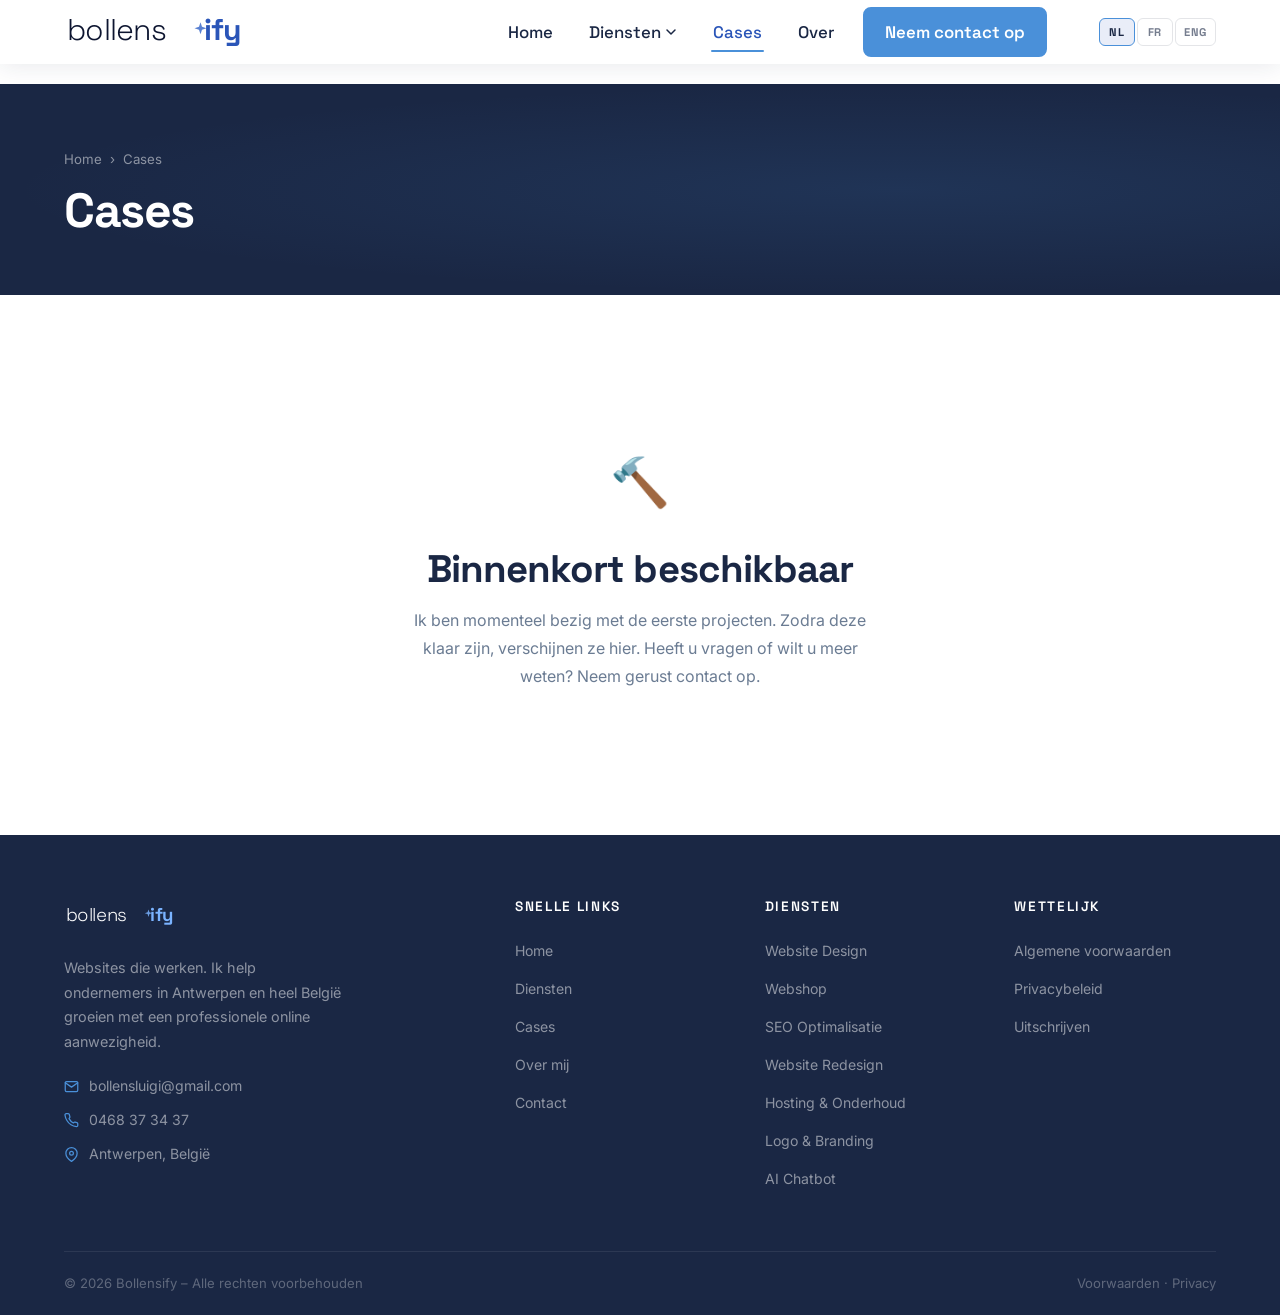
<file: cases.html>
<!DOCTYPE html>
<html lang="nl">
<head>
  <meta charset="UTF-8">
  <meta name="viewport" content="width=device-width, initial-scale=1.0">
  <title>Cases – Bollensify Webdesign | Antwerpen</title>
  <meta name="description" content="Cases van Bollensify. Binnenkort beschikbaar.">
  <link rel="icon" href="data:image/svg+xml,%3Csvg xmlns='http://www.w3.org/2000/svg' viewBox='0 0 32 32'%3E%3Crect width='32' height='32' rx='7' fill='%231a2744'/%3E%3Cpath d='M16 4 L18.8 13.2 L28 16 L18.8 18.8 L16 28 L13.2 18.8 L4 16 L13.2 13.2 Z' fill='%234a90d9'/%3E%3C/svg%3E">
  <link rel="preconnect" href="https://fonts.googleapis.com">
  <link rel="preconnect" href="https://fonts.gstatic.com" crossorigin>
  <link href="https://fonts.googleapis.com/css2?family=Space+Grotesk:wght@300;400;500;600;700&family=Inter:wght@300;400;500;600&family=Lora:ital,wght@0,500;0,600;0,700;1,500&display=swap" rel="stylesheet">
  <link rel="stylesheet" href="style.css">
  <style>
    .portfolio-coming { min-height: 60vh; display: flex; align-items: center; justify-content: center; text-align: center; padding: 80px 24px; }
    .portfolio-coming-box { max-width: 480px; }
    .portfolio-coming-icon { font-size: 3rem; margin-bottom: 24px; display: block; }
    .portfolio-coming-box h2 { margin-bottom: 14px; }
    .portfolio-coming-box p { color: var(--text-muted); font-size: 1rem; line-height: 1.75; margin-bottom: 0; }
  </style>
</head>
<body>

<nav class="nav nav-scrolled" role="navigation">
  <div class="container">
    <div class="nav-inner">
      <a href="index.html" class="nav-logo" aria-label="Bollensify – Home">
        <svg class="logo-white" width="210" height="54" viewBox="0 0 280 70" xmlns="http://www.w3.org/2000/svg" aria-hidden="true">
          <text x="4" y="46" font-family="'Space Grotesk', sans-serif" font-weight="300" font-size="40" fill="rgba(255,255,255,0.92)" letter-spacing="-1">bollens</text>
          <text x="186" y="46" font-family="'Space Grotesk', sans-serif" font-weight="700" font-size="40" fill="rgba(255,255,255,1)" letter-spacing="-1">ify</text>
          <path d="M 180 28 L 182 22 L 184 28 L 190 30 L 184 32 L 182 38 L 180 32 L 174 30 Z" fill="rgba(255,255,255,0.85)"/>
        </svg>
        <svg class="logo-dark" width="210" height="54" viewBox="0 0 280 70" xmlns="http://www.w3.org/2000/svg" aria-hidden="true">
          <text x="4" y="46" font-family="'Space Grotesk', sans-serif" font-weight="300" font-size="40" fill="#0d1530" letter-spacing="-1">bollens</text>
          <text x="186" y="46" font-family="'Space Grotesk', sans-serif" font-weight="700" font-size="40" fill="#2a55b8" letter-spacing="-1">ify</text>
          <path d="M 180 28 L 182 22 L 184 28 L 190 30 L 184 32 L 182 38 L 180 32 L 174 30 Z" fill="#3d6bca" opacity="0.85"/>
        </svg>
      </a>
      <button class="nav-toggle" aria-label="Menu openen" aria-expanded="false"><span></span><span></span><span></span></button>
      <ul class="nav-links">
        <li><a href="index.html" data-i18n="nav.home">Home</a></li>
        <li class="has-dropdown">
          <a href="diensten.html" class="dropdown-toggle">
            <span data-i18n="nav.services">Diensten</span>
            <svg width="12" height="12" viewBox="0 0 12 12" fill="none" aria-hidden="true"><path d="M2 4l4 4 4-4" stroke="currentColor" stroke-width="1.5" stroke-linecap="round" stroke-linejoin="round"/></svg>
          </a>
          <ul class="dropdown">
            <li><a href="diensten.html#website-design" data-i18n="nav.svc.design">Website Design</a></li>
            <li><a href="diensten.html#webshop" data-i18n="nav.svc.webshop">Webshop</a></li>
            <li><a href="diensten.html#seo" data-i18n="nav.svc.seo">SEO Optimalisatie</a></li>
            <li><a href="diensten.html#redesign" data-i18n="nav.svc.redesign">Website Redesign</a></li>
            <li><a href="diensten.html#hosting" data-i18n="nav.svc.hosting">Hosting &amp; Onderhoud</a></li>
            <li><a href="diensten.html#branding" data-i18n="nav.svc.branding">Logo &amp; Branding</a></li>
            <li><a href="diensten.html#chatbot" data-i18n="nav.svc.chatbot">AI Chatbot</a></li>
          </ul>
        </li>
        <li><a href="cases.html" class="active" data-i18n="nav.portfolio">Cases</a></li>
        <li><a href="over.html" data-i18n="nav.about">Over</a></li>
        <li><a href="contact.html" class="nav-cta" data-i18n="nav.contact">Neem contact op</a></li>
      </ul>
      <div class="lang-switcher">
        <button class="lang-btn active" data-lang="nl" aria-label="Nederlands">NL</button>
        <button class="lang-btn" data-lang="fr" aria-label="Français">FR</button>
        <button class="lang-btn" data-lang="en" aria-label="English">ENG</button>
      </div>
    </div>
  </div>
</nav>

<div class="page-hero">
  <div class="container">
    <div class="page-hero-content">
      <div class="page-hero-breadcrumb"><a href="index.html" data-i18n="nav.home">Home</a> › <span data-i18n="nav.portfolio">Cases</span></div>
      <h1 data-i18n="nav.portfolio">Cases</h1>
    </div>
  </div>
</div>

<div class="portfolio-coming">
  <div class="portfolio-coming-box fade-in">
    <span class="portfolio-coming-icon">🔨</span>
    <h2 data-i18n="portfolio.coming.title">Binnenkort beschikbaar</h2>
    <p data-i18n="portfolio.coming.p">Ik ben momenteel bezig met de eerste projecten. Zodra deze klaar zijn, verschijnen ze hier. Heeft u vragen of wilt u meer weten? Neem gerust contact op.</p>
  </div>
</div>

<footer class="footer">
  <div class="container">
    <div class="footer-grid">
      <div class="footer-brand">
        <a href="index.html" aria-label="Bollensify – Home"><svg width="130" height="33" viewBox="0 0 280 70" xmlns="http://www.w3.org/2000/svg" aria-hidden="true"><text x="4" y="46" font-family="'Space Grotesk', sans-serif" font-weight="300" font-size="40" fill="#ffffff" letter-spacing="-1">bollens</text><text x="186" y="46" font-family="'Space Grotesk', sans-serif" font-weight="700" font-size="40" fill="#7ab3ff" letter-spacing="-1">ify</text><path d="M 180 28 L 182 22 L 184 28 L 190 30 L 184 32 L 182 38 L 180 32 L 174 30 Z" fill="#7ab3ff" opacity="0.85"/></svg></a>
        <p data-i18n="footer.tagline">Websites die werken. Ik help ondernemers in Antwerpen en heel België groeien met een professionele online aanwezigheid.</p>
        <div class="footer-contact-item"><svg width="15" height="15" viewBox="0 0 24 24" fill="none" stroke="currentColor" stroke-width="2" stroke-linecap="round" stroke-linejoin="round"><path d="M4 4h16c1.1 0 2 .9 2 2v12c0 1.1-.9 2-2 2H4c-1.1 0-2-.9-2-2V6c0-1.1.9-2 2-2z"/><polyline points="22,6 12,13 2,6"/></svg><a href="mailto:bollensluigi@gmail.com">bollensluigi@gmail.com</a></div>
        <div class="footer-contact-item"><svg width="15" height="15" viewBox="0 0 24 24" fill="none" stroke="currentColor" stroke-width="2" stroke-linecap="round" stroke-linejoin="round"><path d="M22 16.92v3a2 2 0 0 1-2.18 2 19.79 19.79 0 0 1-8.63-3.07A19.5 19.5 0 0 1 4.69 12 19.79 19.79 0 0 1 1.61 3.35 2 2 0 0 1 3.59 1h3a2 2 0 0 1 2 1.72 12.84 12.84 0 0 0 .7 2.81 2 2 0 0 1-.45 2.11L8.09 9a16 16 0 0 0 6.91 6.91l.76-.76a2 2 0 0 1 2.11-.45 12.84 12.84 0 0 0 2.81.7A2 2 0 0 1 22 16.92z"/></svg><a href="tel:0468373437">0468 37 34 37</a></div>
        <div class="footer-contact-item"><svg width="15" height="15" viewBox="0 0 24 24" fill="none" stroke="currentColor" stroke-width="2" stroke-linecap="round" stroke-linejoin="round"><path d="M21 10c0 7-9 13-9 13s-9-6-9-13a9 9 0 0 1 18 0z"/><circle cx="12" cy="10" r="3"/></svg><span data-i18n="footer.location">Antwerpen, België</span></div>
      </div>
      <div class="footer-col"><h4 data-i18n="footer.links">Snelle links</h4><ul><li><a href="index.html" data-i18n="nav.home">Home</a></li><li><a href="diensten.html" data-i18n="nav.services">Diensten</a></li><li><a href="cases.html" data-i18n="nav.portfolio">Cases</a></li><li><a href="over.html" data-i18n="footer.aboutme">Over mij</a></li><li><a href="contact.html" data-i18n="footer.contact">Contact</a></li></ul></div>
      <div class="footer-col"><h4 data-i18n="nav.services">Diensten</h4><ul><li><a href="diensten.html#website-design" data-i18n="nav.svc.design">Website Design</a></li><li><a href="diensten.html#webshop" data-i18n="nav.svc.webshop">Webshop</a></li><li><a href="diensten.html#seo" data-i18n="nav.svc.seo">SEO Optimalisatie</a></li><li><a href="diensten.html#redesign" data-i18n="nav.svc.redesign">Website Redesign</a></li><li><a href="diensten.html#hosting" data-i18n="nav.svc.hosting">Hosting &amp; Onderhoud</a></li><li><a href="diensten.html#branding" data-i18n="nav.svc.branding">Logo &amp; Branding</a></li><li><a href="diensten.html#chatbot" data-i18n="nav.svc.chatbot">AI Chatbot</a></li></ul></div>
      <div class="footer-col"><h4 data-i18n="footer.legal">Wettelijk</h4><ul><li><a href="voorwaarden.html" data-i18n="footer.terms">Algemene voorwaarden</a></li><li><a href="privacy.html" data-i18n="footer.privacy">Privacybeleid</a></li><li><a href="unsubscribe.html" data-i18n="footer.unsub">Uitschrijven</a></li></ul></div>
    </div>
    <div class="footer-bottom">
      <span data-i18n="footer.copy">© 2026 Bollensify – Alle rechten voorbehouden</span>
      <span><a href="voorwaarden.html" data-i18n="footer.terms">Voorwaarden</a> · <a href="privacy.html" data-i18n="footer.privacy">Privacy</a></span>
    </div>
  </div>
</footer>
<script src="script.js"></script>

<script>
const TRANSLATIONS = {
  nl: {
    'nav.home':'Home','nav.services':'Diensten','nav.portfolio':'Cases','nav.about':'Over','nav.contact':'Neem contact op',
    'nav.svc.design':'Website Design','nav.svc.webshop':'Webshop','nav.svc.seo':'SEO Optimalisatie','nav.svc.redesign':'Website Redesign','nav.svc.hosting':'Hosting & Onderhoud','nav.svc.branding':'Logo & Branding','nav.svc.chatbot':'AI Chatbot',
    'footer.tagline':'Websites die werken. Ik help ondernemers in Antwerpen en heel België groeien met een professionele online aanwezigheid.',
    'footer.location':'Antwerpen, België','footer.links':'Snelle links','footer.aboutme':'Over mij','footer.contact':'Contact','footer.legal':'Wettelijk',
    'footer.terms':'Algemene voorwaarden','footer.privacy':'Privacybeleid','footer.unsub':'Uitschrijven','footer.copy':'© 2026 Bollensify – Alle rechten voorbehouden',
    'portfolio.coming.title':'Binnenkort beschikbaar',
    'portfolio.coming.p':'Ik ben momenteel bezig met de eerste projecten. Zodra deze klaar zijn, verschijnen ze hier. Heeft u vragen of wilt u meer weten? Neem gerust contact op.',
  },
  fr: {
    'nav.home':'Accueil','nav.services':'Services','nav.portfolio':'Cases','nav.about':'À propos','nav.contact':'Contactez-nous',
    'nav.svc.design':'Conception de site','nav.svc.webshop':'Boutique en ligne','nav.svc.seo':'Optimisation SEO','nav.svc.redesign':'Refonte de site','nav.svc.hosting':'Hébergement & Maintenance','nav.svc.branding':'Logo & Identité','nav.svc.chatbot':'Chatbot IA',
    'footer.tagline':"Des sites qui travaillent. J'aide les entrepreneurs à Anvers et partout en Belgique à développer leur présence en ligne.",
    'footer.location':'Anvers, Belgique','footer.links':'Liens rapides','footer.aboutme':'À propos','footer.contact':'Contact','footer.legal':'Légal',
    'footer.terms':'Conditions générales','footer.privacy':'Politique de confidentialité','footer.unsub':'Se désinscrire','footer.copy':'© 2026 Bollensify – Tous droits réservés',
    'portfolio.coming.title':'Bientôt disponible',
    'portfolio.coming.p':"Je travaille actuellement sur les premiers projets. Dès qu'ils seront terminés, ils apparaîtront ici. Des questions ou envie d'en savoir plus ? N'hésitez pas à me contacter.",
  },
  en: {
    'nav.home':'Home','nav.services':'Services','nav.portfolio':'Cases','nav.about':'About','nav.contact':'Get in touch',
    'nav.svc.design':'Website Design','nav.svc.webshop':'Webshop','nav.svc.seo':'SEO Optimisation','nav.svc.redesign':'Website Redesign','nav.svc.hosting':'Hosting & Maintenance','nav.svc.branding':'Logo & Branding','nav.svc.chatbot':'AI Chatbot',
    'footer.tagline':'Websites that work. I help entrepreneurs in Antwerp and across Belgium grow with a professional online presence.',
    'footer.location':'Antwerp, Belgium','footer.links':'Quick links','footer.aboutme':'About me','footer.contact':'Contact','footer.legal':'Legal',
    'footer.terms':'Terms & Conditions','footer.privacy':'Privacy Policy','footer.unsub':'Unsubscribe','footer.copy':'© 2026 Bollensify – All rights reserved',
    'portfolio.coming.title':'Coming soon',
    'portfolio.coming.p':"I'm currently working on the first projects. Once they're ready, they'll appear here. Have questions or want to know more? Feel free to get in touch.",
  }
};
function applyLang(lang) {
  const t = TRANSLATIONS[lang] || TRANSLATIONS['nl'];
  document.querySelectorAll('[data-i18n]').forEach(el => {
    const v = t[el.dataset.i18n]; if (v === undefined) return;
    const hasChildren = [...el.childNodes].some(n => n.nodeType === 1);
    if (hasChildren) { const tn = [...el.childNodes].find(n => n.nodeType === 3); if (tn) tn.textContent = v; else el.insertBefore(document.createTextNode(v), el.firstChild); }
    else { el.textContent = v; }
  });
  document.querySelectorAll('.lang-btn').forEach(btn => btn.classList.toggle('active', btn.dataset.lang === lang));
  document.documentElement.lang = lang;
  try { localStorage.setItem('bollensify-lang', lang); } catch(e) {}
}
document.querySelectorAll('.lang-btn').forEach(btn => btn.addEventListener('click', () => applyLang(btn.dataset.lang)));
(function() { let s='nl'; try{s=localStorage.getItem('bollensify-lang')||'nl';}catch(e){} if(s!=='nl') applyLang(s); })();
</script>
</body>
</html>
</file>
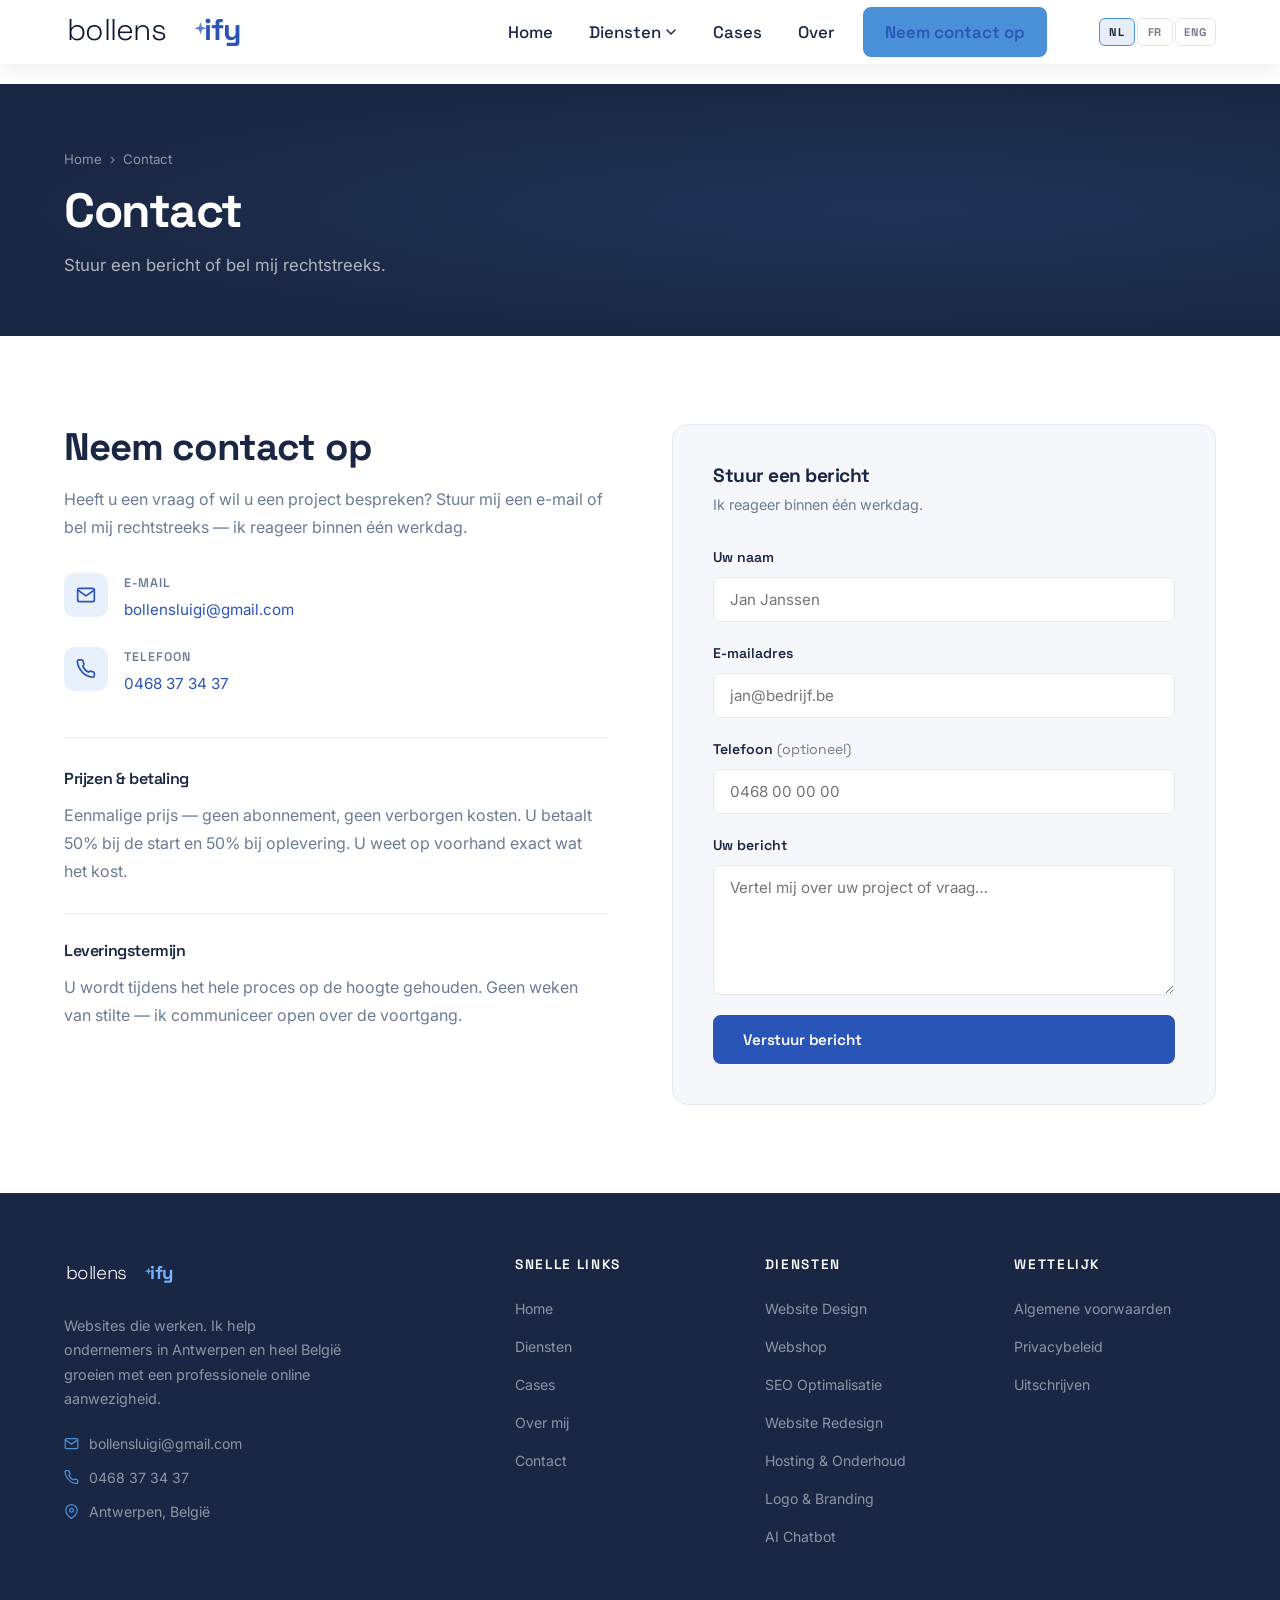
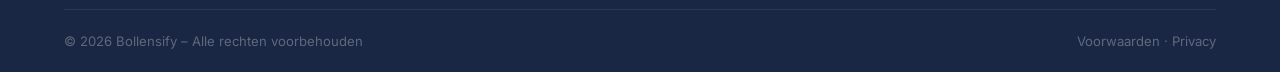
<file: contact.html>
<!DOCTYPE html>
<html lang="nl">
<head>
  <meta charset="UTF-8">
  <meta name="viewport" content="width=device-width, initial-scale=1.0">
  <title>Contact – Bollensify Webdesign | Antwerpen</title>
  <meta name="description" content="Neem contact op met Louis Bollens van Bollensify. Email: bollensluigi@gmail.com · Tel: 0468 37 34 37">
  <link rel="icon" href="data:image/svg+xml,%3Csvg xmlns='http://www.w3.org/2000/svg' viewBox='0 0 32 32'%3E%3Crect width='32' height='32' rx='7' fill='%231a2744'/%3E%3Cpath d='M16 4 L18.8 13.2 L28 16 L18.8 18.8 L16 28 L13.2 18.8 L4 16 L13.2 13.2 Z' fill='%234a90d9'/%3E%3C/svg%3E">
  <link rel="preconnect" href="https://fonts.googleapis.com">
  <link rel="preconnect" href="https://fonts.gstatic.com" crossorigin>
  <link href="https://fonts.googleapis.com/css2?family=Space+Grotesk:wght@300;400;500;600;700&family=Inter:wght@300;400;500;600&family=Lora:ital,wght@0,500;0,600;0,700;1,500&display=swap" rel="stylesheet">
  <link rel="stylesheet" href="style.css">
</head>
<body>

<nav class="nav nav-scrolled" role="navigation">
  <div class="container">
    <div class="nav-inner">
      <a href="index.html" class="nav-logo" aria-label="Bollensify – Home">
        <svg class="logo-white" width="210" height="54" viewBox="0 0 280 70" xmlns="http://www.w3.org/2000/svg" aria-hidden="true">
          <text x="4" y="46" font-family="'Space Grotesk', sans-serif" font-weight="300" font-size="40" fill="rgba(255,255,255,0.92)" letter-spacing="-1">bollens</text>
          <text x="186" y="46" font-family="'Space Grotesk', sans-serif" font-weight="700" font-size="40" fill="rgba(255,255,255,1)" letter-spacing="-1">ify</text>
          <path d="M 180 28 L 182 22 L 184 28 L 190 30 L 184 32 L 182 38 L 180 32 L 174 30 Z" fill="rgba(255,255,255,0.85)"/>
        </svg>
        <svg class="logo-dark" width="210" height="54" viewBox="0 0 280 70" xmlns="http://www.w3.org/2000/svg" aria-hidden="true">
          <text x="4" y="46" font-family="'Space Grotesk', sans-serif" font-weight="300" font-size="40" fill="#0d1530" letter-spacing="-1">bollens</text>
          <text x="186" y="46" font-family="'Space Grotesk', sans-serif" font-weight="700" font-size="40" fill="#2a55b8" letter-spacing="-1">ify</text>
          <path d="M 180 28 L 182 22 L 184 28 L 190 30 L 184 32 L 182 38 L 180 32 L 174 30 Z" fill="#3d6bca" opacity="0.85"/>
        </svg>
      </a>
      <button class="nav-toggle" aria-label="Menu openen" aria-expanded="false"><span></span><span></span><span></span></button>
      <ul class="nav-links">
        <li><a href="index.html" data-i18n="nav.home">Home</a></li>
        <li class="has-dropdown">
          <a href="diensten.html" class="dropdown-toggle">
            <span data-i18n="nav.services">Diensten</span>
            <svg width="12" height="12" viewBox="0 0 12 12" fill="none" aria-hidden="true"><path d="M2 4l4 4 4-4" stroke="currentColor" stroke-width="1.5" stroke-linecap="round" stroke-linejoin="round"/></svg>
          </a>
          <ul class="dropdown">
            <li><a href="diensten.html#website-design" data-i18n="nav.svc.design">Website Design</a></li>
            <li><a href="diensten.html#webshop" data-i18n="nav.svc.webshop">Webshop</a></li>
            <li><a href="diensten.html#seo" data-i18n="nav.svc.seo">SEO Optimalisatie</a></li>
            <li><a href="diensten.html#redesign" data-i18n="nav.svc.redesign">Website Redesign</a></li>
            <li><a href="diensten.html#hosting" data-i18n="nav.svc.hosting">Hosting &amp; Onderhoud</a></li>
            <li><a href="diensten.html#branding" data-i18n="nav.svc.branding">Logo &amp; Branding</a></li>
            <li><a href="diensten.html#chatbot" data-i18n="nav.svc.chatbot">AI Chatbot</a></li>
          </ul>
        </li>
        <li><a href="cases.html" data-i18n="nav.portfolio">Cases</a></li>
        <li><a href="over.html" data-i18n="nav.about">Over</a></li>
        <li><a href="contact.html" class="nav-cta active" data-i18n="nav.contact">Neem contact op</a></li>
      </ul>
      <div class="lang-switcher">
        <button class="lang-btn active" data-lang="nl" aria-label="Nederlands">
          NL
        </button>
        <button class="lang-btn" data-lang="fr" aria-label="Français">
          FR
        </button>
        <button class="lang-btn" data-lang="en" aria-label="English">
          ENG
        </button>
      </div>
    </div>
  </div>
</nav>

<div class="page-hero">
  <div class="container">
    <div class="page-hero-content">
      <div class="page-hero-breadcrumb"><a href="index.html" data-i18n="nav.home">Home</a> › <span data-i18n="footer.contact">Contact</span></div>
      <h1 data-i18n="footer.contact">Contact</h1>
      <p class="page-hero-sub" data-i18n="contact.hero.sub">Stuur een bericht of bel mij rechtstreeks.</p>
    </div>
  </div>
</div>

<section class="section">
  <div class="container">
    <div class="contact-grid">

      <div class="fade-in">
        <h2 class="section-title" style="margin-bottom: 16px;" data-i18n="nav.contact">Neem contact op</h2>
        <p style="color: var(--text-muted); margin-bottom: 32px; line-height: 1.75;" data-i18n="contact.p1">Heeft u een vraag of wil u een project bespreken? Stuur mij een e-mail of bel mij rechtstreeks — ik reageer binnen één werkdag.</p>
        <div class="contact-info-block">
          <div class="contact-info-item">
            <div class="contact-info-icon">
              <svg width="20" height="20" viewBox="0 0 24 24" fill="none" stroke="currentColor" stroke-width="2" stroke-linecap="round" stroke-linejoin="round"><path d="M4 4h16c1.1 0 2 .9 2 2v12c0 1.1-.9 2-2 2H4c-1.1 0-2-.9-2-2V6c0-1.1.9-2 2-2z"/><polyline points="22,6 12,13 2,6"/></svg>
            </div>
            <div>
              <div class="contact-info-label" data-i18n="contact.email.label">E-mail</div>
              <div class="contact-info-value"><a href="mailto:bollensluigi@gmail.com">bollensluigi@gmail.com</a></div>
            </div>
          </div>
          <div class="contact-info-item">
            <div class="contact-info-icon">
              <svg width="20" height="20" viewBox="0 0 24 24" fill="none" stroke="currentColor" stroke-width="2" stroke-linecap="round" stroke-linejoin="round"><path d="M22 16.92v3a2 2 0 0 1-2.18 2 19.79 19.79 0 0 1-8.63-3.07A19.5 19.5 0 0 1 4.69 12 19.79 19.79 0 0 1 1.61 3.35 2 2 0 0 1 3.59 1h3a2 2 0 0 1 2 1.72 12.84 12.84 0 0 0 .7 2.81 2 2 0 0 1-.45 2.11L8.09 9a16 16 0 0 0 6.91 6.91l.76-.76a2 2 0 0 1 2.11-.45 12.84 12.84 0 0 0 2.81.7A2 2 0 0 1 22 16.92z"/></svg>
            </div>
            <div>
              <div class="contact-info-label" data-i18n="contact.phone.label">Telefoon</div>
              <div class="contact-info-value"><a href="tel:0468373437">0468 37 34 37</a></div>
            </div>
          </div>
        </div>

        <div style="margin-top: 40px; padding-top: 32px; border-top: 1px solid var(--grey-border);">
          <h3 style="font-size: 1rem; font-weight: 600; margin-bottom: 12px; color: var(--navy);" data-i18n="contact.pricing.title">Prijzen &amp; betaling</h3>
          <p style="color: var(--text-muted); line-height: 1.75; margin-bottom: 0;" data-i18n="contact.pricing.p">Eenmalige prijs — geen abonnement, geen verborgen kosten. U betaalt 50% bij de start en 50% bij oplevering. U weet op voorhand exact wat het kost.</p>
        </div>

        <div style="margin-top: 28px; padding-top: 28px; border-top: 1px solid var(--grey-border);">
          <h3 style="font-size: 1rem; font-weight: 600; margin-bottom: 12px; color: var(--navy);" data-i18n="contact.delivery.title">Leveringstermijn</h3>
          <p style="color: var(--text-muted); line-height: 1.75; margin-bottom: 0;" data-i18n="contact.delivery.p">U wordt tijdens het hele proces op de hoogte gehouden. Geen weken van stilte — ik communiceer open over de voortgang.</p>
        </div>
      </div>

      <!-- Contact form (right column) -->
      <div class="fade-in fade-in-d1">
        <div style="background: var(--grey-bg); border: 1px solid var(--grey-border); border-radius: var(--radius-lg); padding: 40px;">
          <h3 style="font-size: 1.2rem; font-weight: 700; color: var(--navy); margin-bottom: 6px;" data-i18n="contact.form.title">Stuur een bericht</h3>
          <p style="color: var(--text-muted); font-size: 0.9rem; margin-bottom: 28px;" data-i18n="contact.form.sub">Ik reageer binnen één werkdag.</p>
          <form class="contact-form" novalidate>
            <div class="form-group">
              <label for="cf-name" data-i18n="contact.form.name">Uw naam</label>
              <input type="text" id="cf-name" name="name" placeholder="Jan Janssen" required autocomplete="name">
            </div>
            <div class="form-group">
              <label for="cf-email" data-i18n="contact.form.email">E-mailadres</label>
              <input type="email" id="cf-email" name="email" placeholder="jan@bedrijf.be" required autocomplete="email">
            </div>
            <div class="form-group">
              <label for="cf-tel" data-i18n="contact.form.phone">Telefoon <span style="font-weight:400;opacity:0.6;" data-i18n="contact.form.optional">(optioneel)</span></label>
              <input type="tel" id="cf-tel" name="tel" placeholder="0468 00 00 00" autocomplete="tel">
            </div>
            <div class="form-group">
              <label for="cf-msg" data-i18n="contact.form.msg">Uw bericht</label>
              <textarea id="cf-msg" name="message" placeholder="Vertel mij over uw project of vraag…" required></textarea>
            </div>
            <button type="submit" class="btn btn-blue" style="width:100%;" data-i18n="contact.form.submit">Verstuur bericht</button>
            <div class="form-success" data-i18n="contact.form.success">Bedankt! Uw bericht is verzonden. Ik neem snel contact met u op.</div>
          </form>
        </div>
      </div>

    </div>
  </div>
</section>

<footer class="footer">
  <div class="container">
    <div class="footer-grid">
      <div class="footer-brand">
        <a href="index.html" aria-label="Bollensify – Home">
          <svg width="130" height="33" viewBox="0 0 280 70" xmlns="http://www.w3.org/2000/svg" aria-hidden="true"><text x="4" y="46" font-family="'Space Grotesk', sans-serif" font-weight="300" font-size="40" fill="#ffffff" letter-spacing="-1">bollens</text><text x="186" y="46" font-family="'Space Grotesk', sans-serif" font-weight="700" font-size="40" fill="#7ab3ff" letter-spacing="-1">ify</text><path d="M 180 28 L 182 22 L 184 28 L 190 30 L 184 32 L 182 38 L 180 32 L 174 30 Z" fill="#7ab3ff" opacity="0.85"/></svg>
        </a>
        <p data-i18n="footer.tagline">Websites die werken. Ik help ondernemers in Antwerpen en heel België groeien met een professionele online aanwezigheid.</p>
        <div class="footer-contact-item"><svg width="15" height="15" viewBox="0 0 24 24" fill="none" stroke="currentColor" stroke-width="2" stroke-linecap="round" stroke-linejoin="round"><path d="M4 4h16c1.1 0 2 .9 2 2v12c0 1.1-.9 2-2 2H4c-1.1 0-2-.9-2-2V6c0-1.1.9-2 2-2z"/><polyline points="22,6 12,13 2,6"/></svg><a href="mailto:bollensluigi@gmail.com">bollensluigi@gmail.com</a></div>
        <div class="footer-contact-item"><svg width="15" height="15" viewBox="0 0 24 24" fill="none" stroke="currentColor" stroke-width="2" stroke-linecap="round" stroke-linejoin="round"><path d="M22 16.92v3a2 2 0 0 1-2.18 2 19.79 19.79 0 0 1-8.63-3.07A19.5 19.5 0 0 1 4.69 12 19.79 19.79 0 0 1 1.61 3.35 2 2 0 0 1 3.59 1h3a2 2 0 0 1 2 1.72 12.84 12.84 0 0 0 .7 2.81 2 2 0 0 1-.45 2.11L8.09 9a16 16 0 0 0 6.91 6.91l.76-.76a2 2 0 0 1 2.11-.45 12.84 12.84 0 0 0 2.81.7A2 2 0 0 1 22 16.92z"/></svg><a href="tel:0468373437">0468 37 34 37</a></div>
        <div class="footer-contact-item"><svg width="15" height="15" viewBox="0 0 24 24" fill="none" stroke="currentColor" stroke-width="2" stroke-linecap="round" stroke-linejoin="round"><path d="M21 10c0 7-9 13-9 13s-9-6-9-13a9 9 0 0 1 18 0z"/><circle cx="12" cy="10" r="3"/></svg><span data-i18n="footer.location">Antwerpen, België</span></div>
      </div>
      <div class="footer-col">
        <h4 data-i18n="footer.links">Snelle links</h4>
        <ul>
          <li><a href="index.html" data-i18n="nav.home">Home</a></li>
          <li><a href="diensten.html" data-i18n="nav.services">Diensten</a></li>
          <li><a href="cases.html" data-i18n="nav.portfolio">Cases</a></li>
          <li><a href="over.html" data-i18n="footer.aboutme">Over mij</a></li>
          <li><a href="contact.html" data-i18n="footer.contact">Contact</a></li>
        </ul>
      </div>
      <div class="footer-col">
        <h4 data-i18n="nav.services">Diensten</h4>
        <ul>
          <li><a href="diensten.html#website-design" data-i18n="nav.svc.design">Website Design</a></li>
          <li><a href="diensten.html#webshop" data-i18n="nav.svc.webshop">Webshop</a></li>
          <li><a href="diensten.html#seo" data-i18n="nav.svc.seo">SEO Optimalisatie</a></li>
          <li><a href="diensten.html#redesign" data-i18n="nav.svc.redesign">Website Redesign</a></li>
          <li><a href="diensten.html#hosting" data-i18n="nav.svc.hosting">Hosting &amp; Onderhoud</a></li>
          <li><a href="diensten.html#branding" data-i18n="nav.svc.branding">Logo &amp; Branding</a></li>
          <li><a href="diensten.html#chatbot" data-i18n="nav.svc.chatbot">AI Chatbot</a></li>
        </ul>
      </div>
      <div class="footer-col">
        <h4 data-i18n="footer.legal">Wettelijk</h4>
        <ul>
          <li><a href="voorwaarden.html" data-i18n="footer.terms">Algemene voorwaarden</a></li>
          <li><a href="privacy.html" data-i18n="footer.privacy">Privacybeleid</a></li>
          <li><a href="unsubscribe.html" data-i18n="footer.unsub">Uitschrijven</a></li>
        </ul>
      </div>
    </div>
    <div class="footer-bottom">
      <span data-i18n="footer.copy">© 2026 Bollensify – Alle rechten voorbehouden</span>
      <span><a href="voorwaarden.html" data-i18n="footer.terms">Voorwaarden</a> · <a href="privacy.html" data-i18n="footer.privacy">Privacy</a></span>
    </div>
  </div>
</footer>
<script src="script.js"></script>

<script>
const TRANSLATIONS = {
  nl: {
    'nav.home': 'Home', 'nav.services': 'Diensten', 'nav.portfolio': 'Cases',
    'nav.about': 'Over', 'nav.contact': 'Neem contact op',
    'nav.svc.design': 'Website Design', 'nav.svc.webshop': 'Webshop',
    'nav.svc.seo': 'SEO Optimalisatie', 'nav.svc.redesign': 'Website Redesign',
    'nav.svc.hosting': 'Hosting & Onderhoud', 'nav.svc.branding': 'Logo & Branding',
    'nav.svc.chatbot': 'AI Chatbot',
    'footer.tagline': 'Websites die werken. Ik help ondernemers in Antwerpen en heel België groeien met een professionele online aanwezigheid.',
    'footer.location': 'Antwerpen, België', 'footer.links': 'Snelle links',
    'footer.aboutme': 'Over mij', 'footer.contact': 'Contact', 'footer.legal': 'Wettelijk',
    'footer.terms': 'Algemene voorwaarden', 'footer.privacy': 'Privacybeleid',
    'footer.unsub': 'Uitschrijven', 'footer.copy': '© 2026 Bollensify – Alle rechten voorbehouden',
    'contact.hero.sub': 'Stuur een bericht of bel mij rechtstreeks.',
    'contact.p1': 'Heeft u een vraag of wil u een project bespreken? Stuur mij een e-mail of bel mij rechtstreeks — ik reageer binnen één werkdag.',
    'contact.email.label': 'E-mail', 'contact.phone.label': 'Telefoon',
    'contact.pricing.title': 'Prijzen & betaling',
    'contact.pricing.p': 'Eenmalige prijs — geen abonnement, geen verborgen kosten. U betaalt 50% bij de start en 50% bij oplevering. U weet op voorhand exact wat het kost.',
    'contact.delivery.title': 'Leveringstermijn',
    'contact.delivery.p': 'U wordt tijdens het hele proces op de hoogte gehouden. Geen weken van stilte — ik communiceer open over de voortgang.',
    'contact.form.title': 'Stuur een bericht',
    'contact.form.sub': 'Ik reageer binnen één werkdag.',
    'contact.form.name': 'Uw naam',
    'contact.form.email': 'E-mailadres',
    'contact.form.phone': 'Telefoon',
    'contact.form.optional': '(optioneel)',
    'contact.form.msg': 'Uw bericht',
    'contact.form.submit': 'Verstuur bericht',
    'contact.form.success': 'Bedankt! Uw bericht is verzonden. Ik neem snel contact met u op.',
  },
  fr: {
    'nav.home': 'Accueil', 'nav.services': 'Services', 'nav.portfolio': 'Cases',
    'nav.about': 'À propos', 'nav.contact': 'Contactez-nous',
    'nav.svc.design': 'Conception de site', 'nav.svc.webshop': 'Boutique en ligne',
    'nav.svc.seo': 'Optimisation SEO', 'nav.svc.redesign': 'Refonte de site',
    'nav.svc.hosting': 'Hébergement & Maintenance', 'nav.svc.branding': 'Logo & Identité',
    'nav.svc.chatbot': 'Chatbot IA',
    'footer.tagline': "Des sites qui travaillent. J'aide les entrepreneurs à Anvers et partout en Belgique à développer leur présence en ligne.",
    'footer.location': 'Anvers, Belgique', 'footer.links': 'Liens rapides',
    'footer.aboutme': 'À propos', 'footer.contact': 'Contact', 'footer.legal': 'Légal',
    'footer.terms': 'Conditions générales', 'footer.privacy': 'Politique de confidentialité',
    'footer.unsub': 'Se désinscrire', 'footer.copy': '© 2026 Bollensify – Tous droits réservés',
    'contact.hero.sub': 'Envoyez un message ou appelez-moi directement.',
    'contact.p1': "Vous avez une question ou souhaitez discuter d'un projet ? Envoyez-moi un e-mail ou appelez-moi directement — je réponds dans un délai d'un jour ouvrable.",
    'contact.email.label': 'E-mail', 'contact.phone.label': 'Téléphone',
    'contact.pricing.title': 'Tarifs & paiement',
    'contact.pricing.p': "Prix unique — pas d'abonnement, pas de frais cachés. Vous payez 50% au départ et 50% à la livraison. Vous savez exactement à l'avance ce que cela coûte.",
    'contact.delivery.title': 'Délai de livraison',
    'contact.delivery.p': "Vous serez tenu informé tout au long du processus. Pas de semaines de silence — je communique ouvertement sur l'avancement.",
    'contact.form.title': 'Envoyer un message',
    'contact.form.sub': 'Je réponds dans un délai d\'un jour ouvrable.',
    'contact.form.name': 'Votre nom',
    'contact.form.email': 'Adresse e-mail',
    'contact.form.phone': 'Téléphone',
    'contact.form.optional': '(optionnel)',
    'contact.form.msg': 'Votre message',
    'contact.form.submit': 'Envoyer le message',
    'contact.form.success': 'Merci ! Votre message a été envoyé. Je vous contacte rapidement.',
  },
  en: {
    'nav.home': 'Home', 'nav.services': 'Services', 'nav.portfolio': 'Cases',
    'nav.about': 'About', 'nav.contact': 'Get in touch',
    'nav.svc.design': 'Website Design', 'nav.svc.webshop': 'Webshop',
    'nav.svc.seo': 'SEO Optimisation', 'nav.svc.redesign': 'Website Redesign',
    'nav.svc.hosting': 'Hosting & Maintenance', 'nav.svc.branding': 'Logo & Branding',
    'nav.svc.chatbot': 'AI Chatbot',
    'footer.tagline': 'Websites that work. I help entrepreneurs in Antwerp and across Belgium grow with a professional online presence.',
    'footer.location': 'Antwerp, Belgium', 'footer.links': 'Quick links',
    'footer.aboutme': 'About me', 'footer.contact': 'Contact', 'footer.legal': 'Legal',
    'footer.terms': 'Terms & Conditions', 'footer.privacy': 'Privacy Policy',
    'footer.unsub': 'Unsubscribe', 'footer.copy': '© 2026 Bollensify – All rights reserved',
    'contact.hero.sub': 'Send a message or call me directly.',
    'contact.p1': 'Have a question or want to discuss a project? Send me an email or call me directly — I respond within one business day.',
    'contact.email.label': 'Email', 'contact.phone.label': 'Phone',
    'contact.pricing.title': 'Pricing & payment',
    'contact.pricing.p': "One-time price — no subscription, no hidden costs. You pay 50% upfront and 50% on delivery. You know exactly what it costs in advance.",
    'contact.delivery.title': 'Delivery timeline',
    'contact.delivery.p': "You'll be kept informed throughout the entire process. No weeks of silence — I communicate openly about progress.",
    'contact.form.title': 'Send a message',
    'contact.form.sub': 'I respond within one business day.',
    'contact.form.name': 'Your name',
    'contact.form.email': 'Email address',
    'contact.form.phone': 'Phone',
    'contact.form.optional': '(optional)',
    'contact.form.msg': 'Your message',
    'contact.form.submit': 'Send message',
    'contact.form.success': 'Thank you! Your message has been sent. I\'ll be in touch shortly.',
  }
};

function applyLang(lang) {
  const t = TRANSLATIONS[lang] || TRANSLATIONS['nl'];
  document.querySelectorAll('[data-i18n]').forEach(el => {
    const v = t[el.dataset.i18n];
    if (v === undefined) return;
    const hasChildren = [...el.childNodes].some(n => n.nodeType === 1);
    if (hasChildren) {
      const textNode = [...el.childNodes].find(n => n.nodeType === 3);
      if (textNode) textNode.textContent = v;
      else el.insertBefore(document.createTextNode(v), el.firstChild);
    } else { el.textContent = v; }
  });
  document.querySelectorAll('.lang-btn').forEach(btn => btn.classList.toggle('active', btn.dataset.lang === lang));
  document.documentElement.lang = lang;
  try { localStorage.setItem('bollensify-lang', lang); } catch(e) {}
}
document.querySelectorAll('.lang-btn').forEach(btn => btn.addEventListener('click', () => applyLang(btn.dataset.lang)));
(function() {
  let saved = 'nl';
  try { saved = localStorage.getItem('bollensify-lang') || 'nl'; } catch(e) {}
  if (saved !== 'nl') applyLang(saved);
})();
</script>
</body>
</html>
</file>
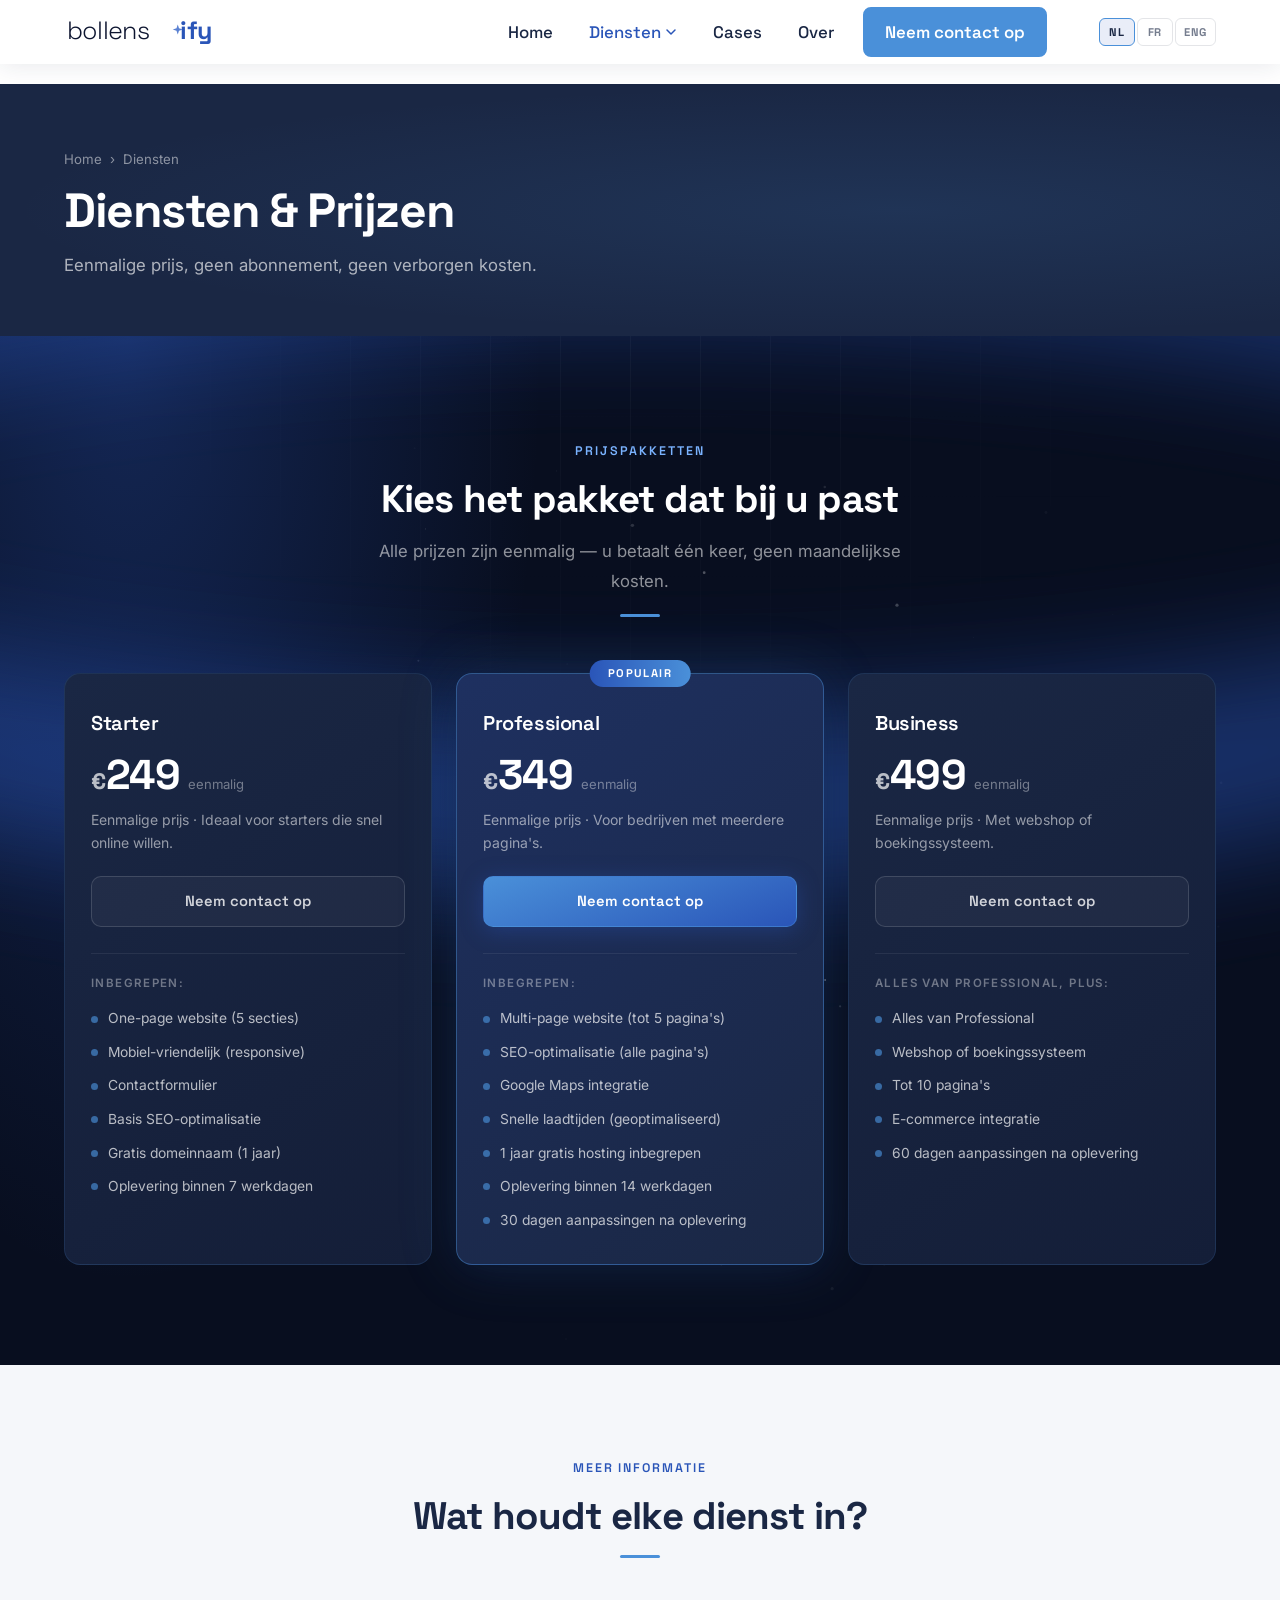
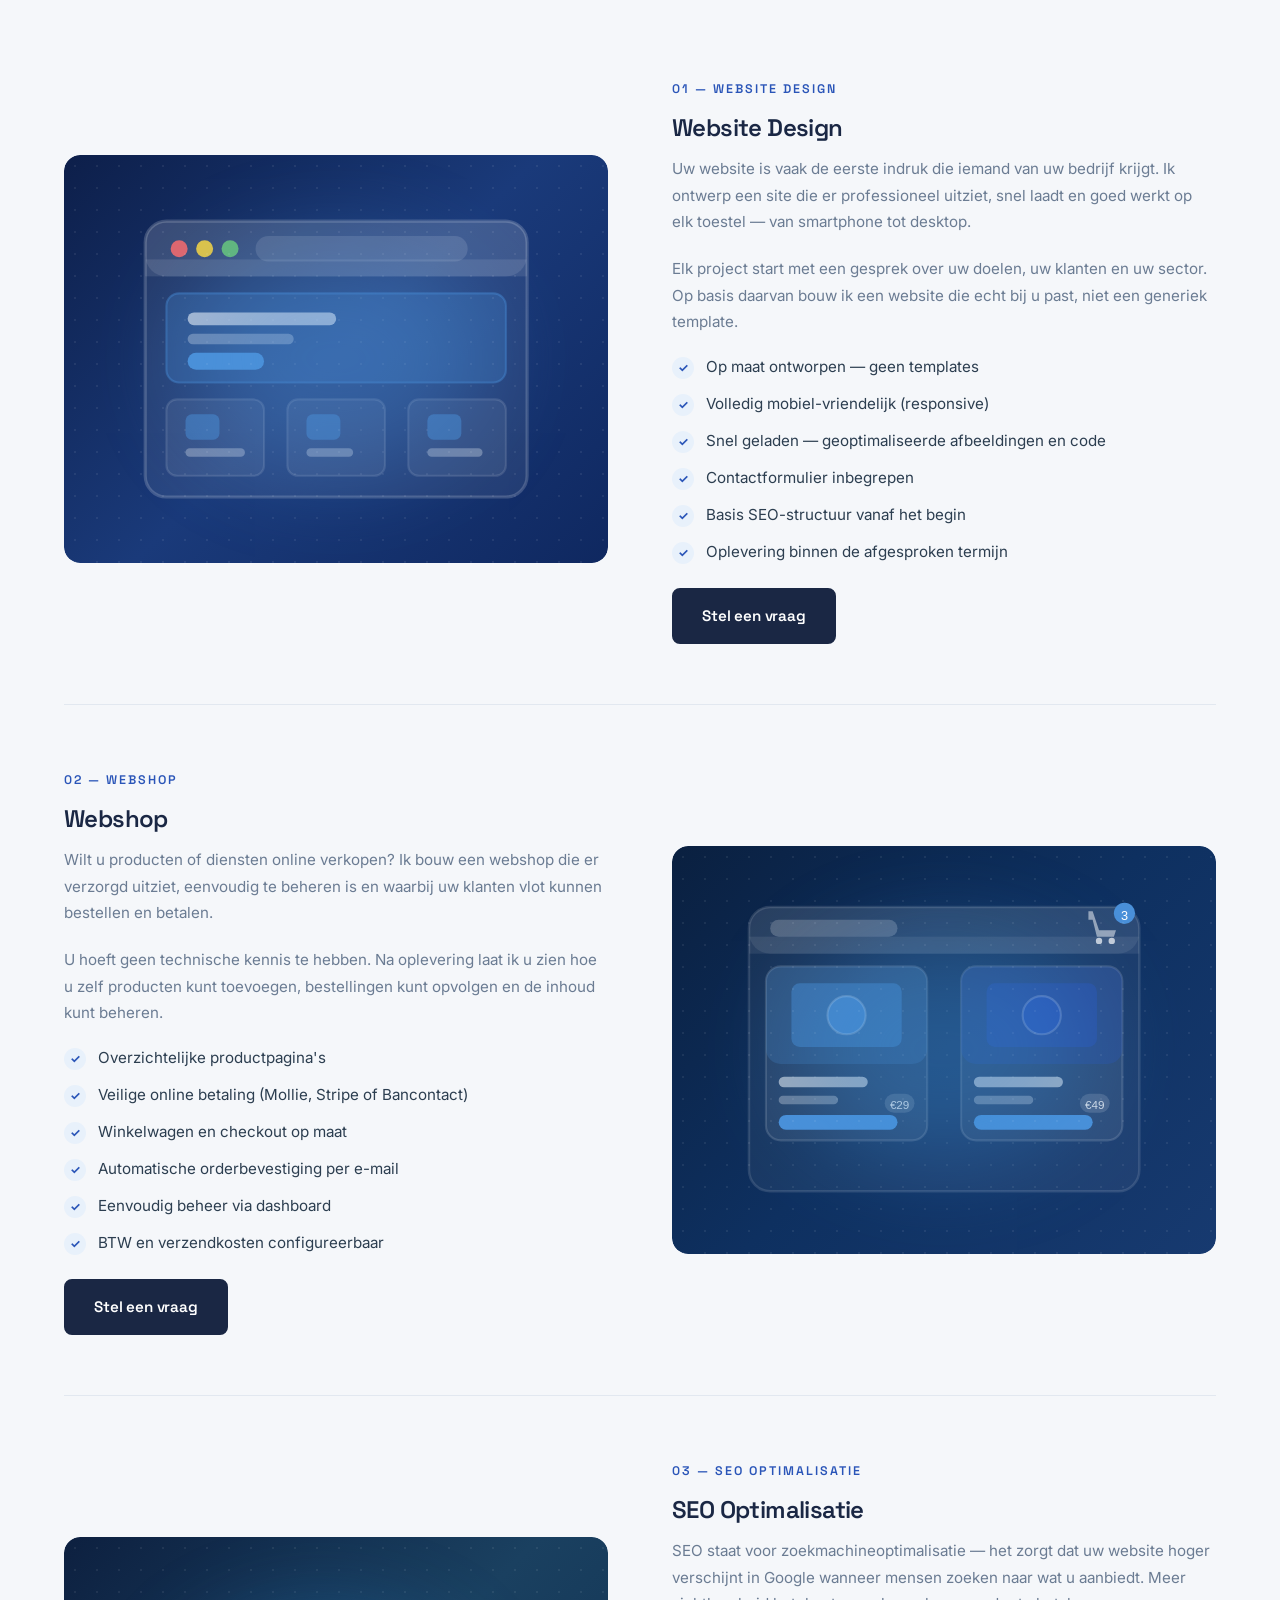
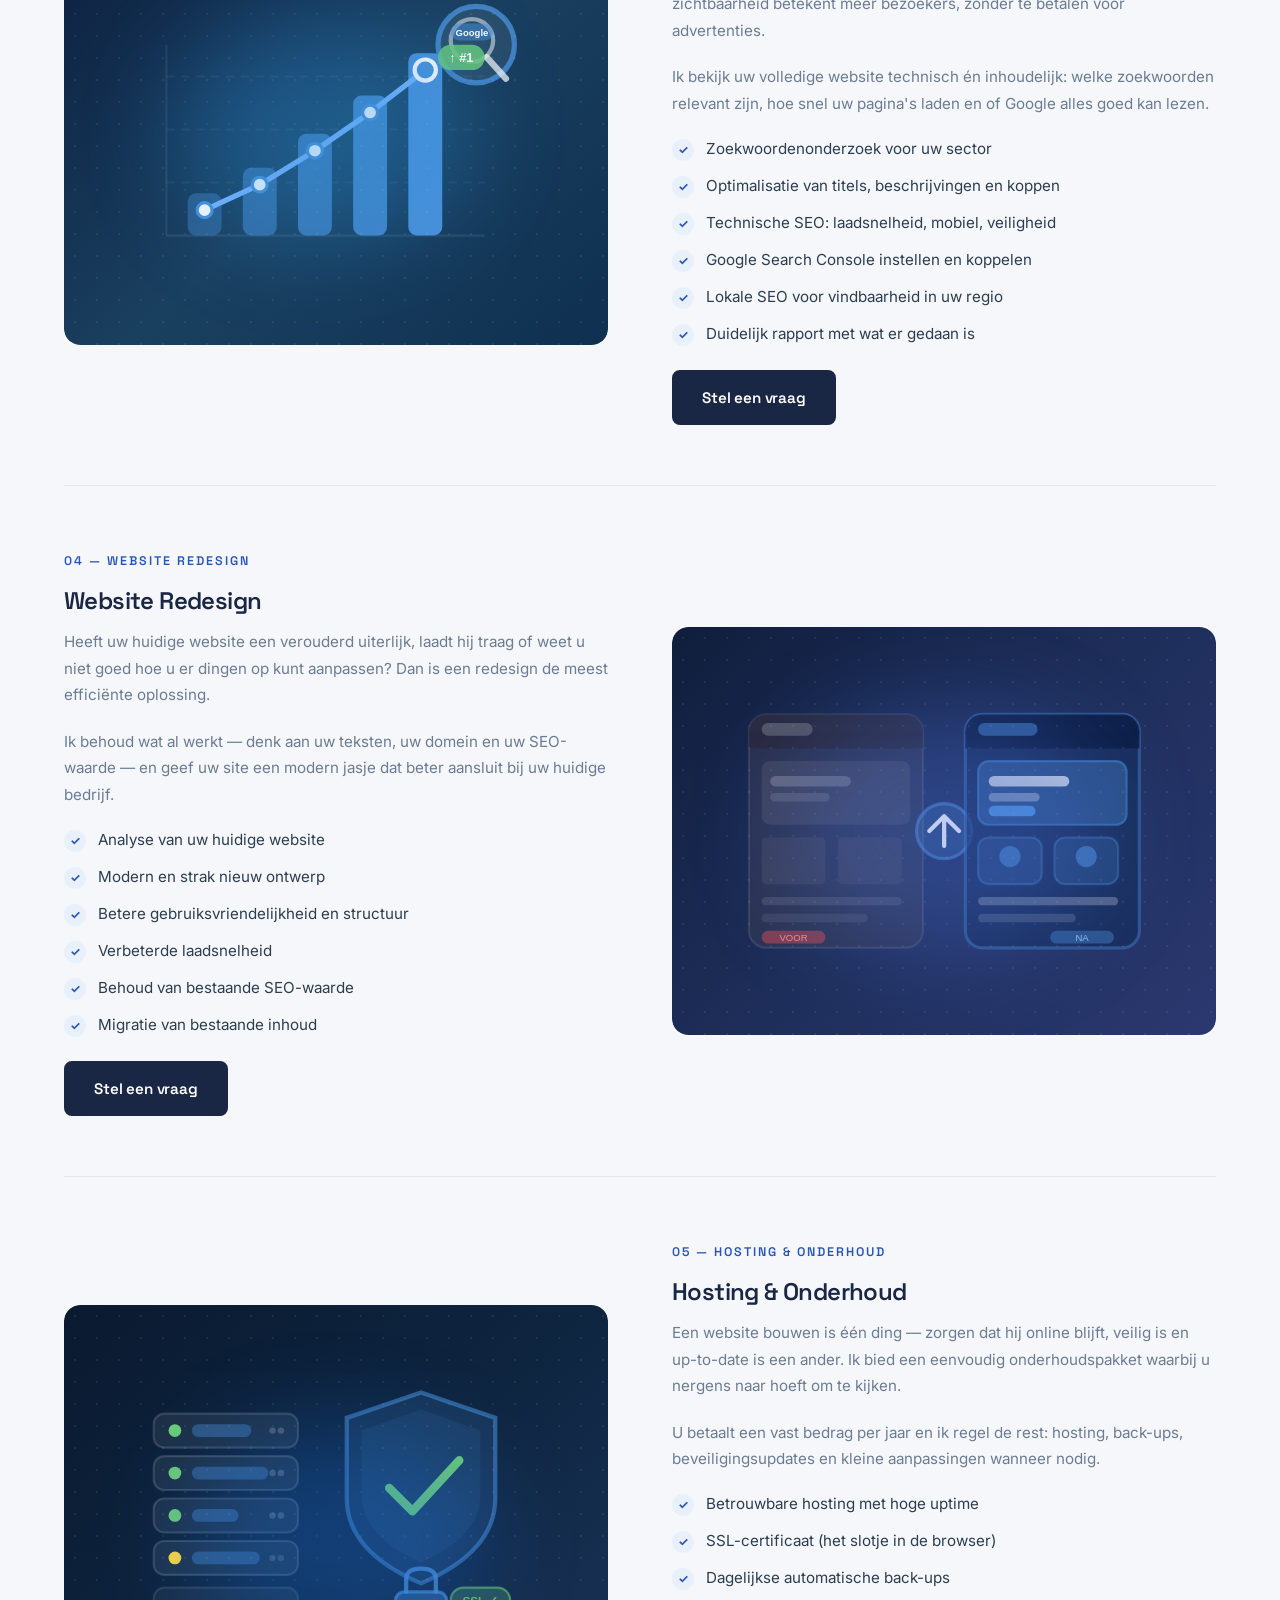
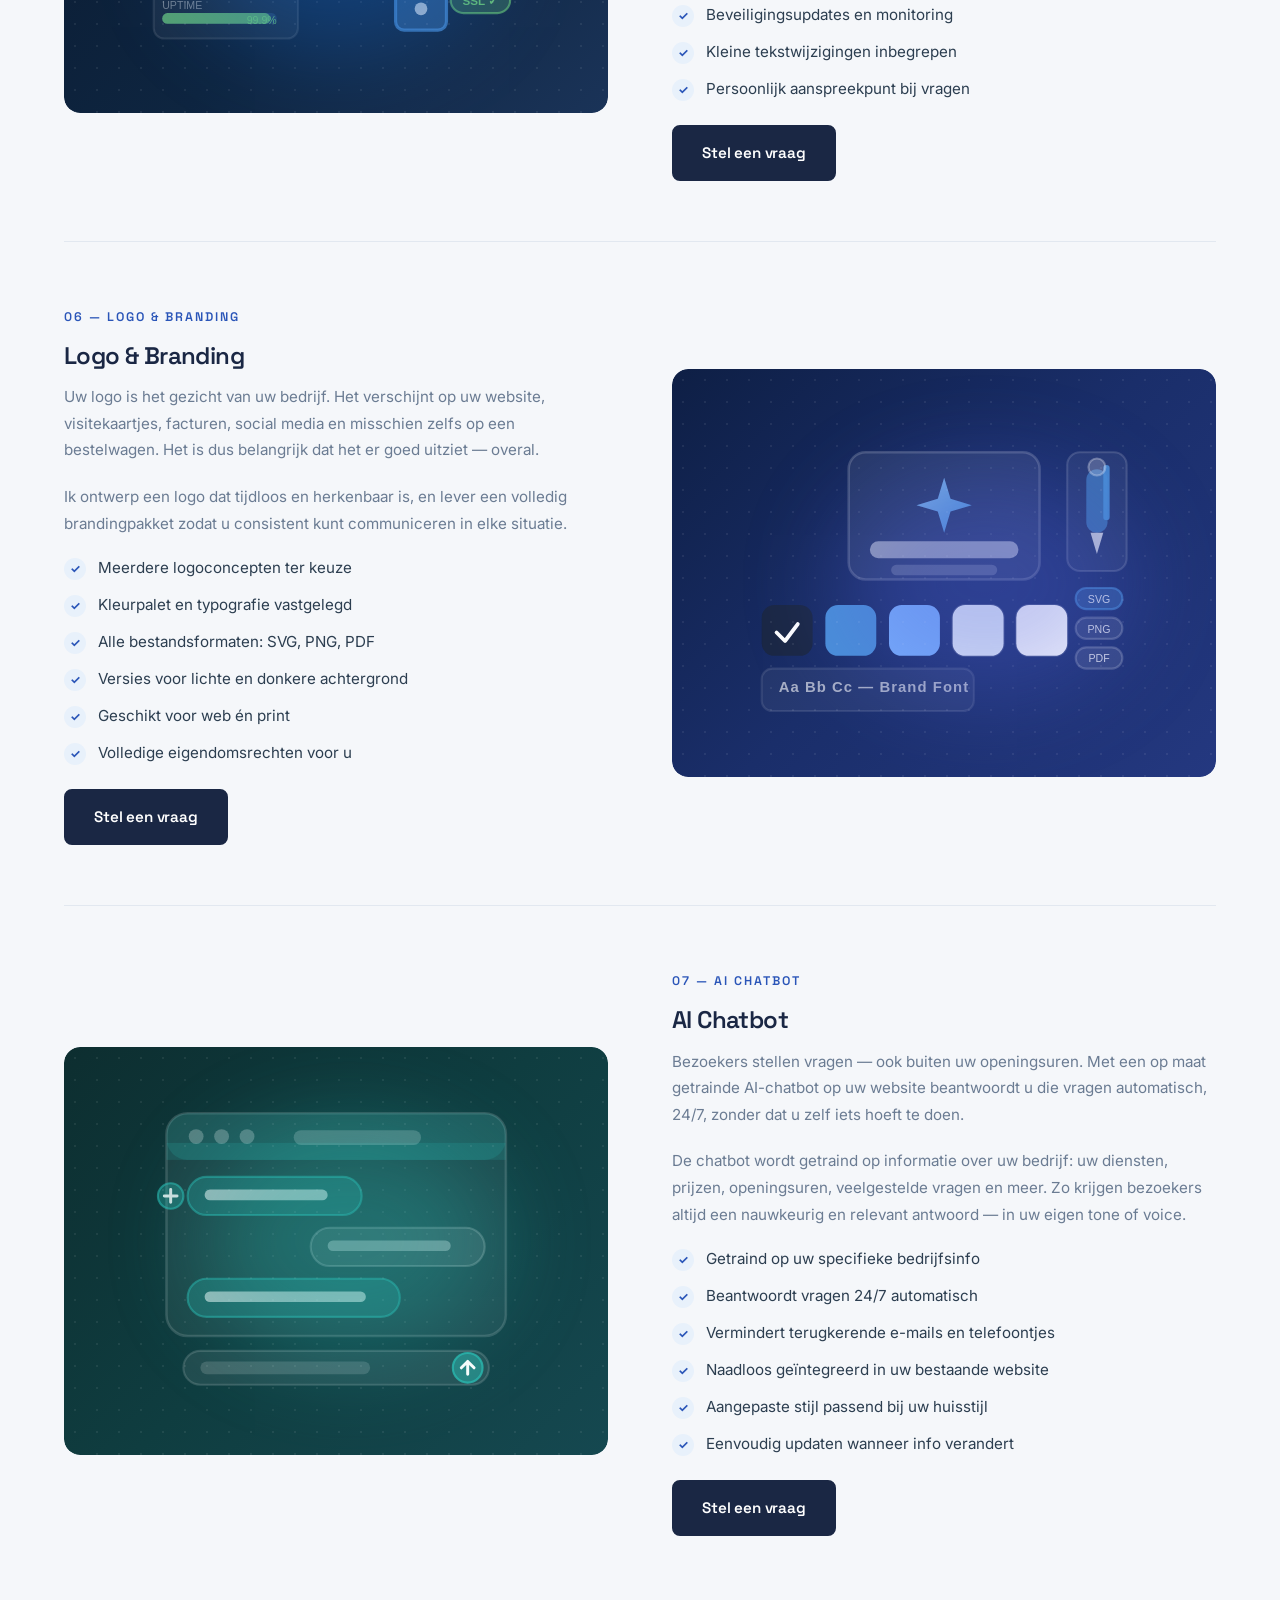
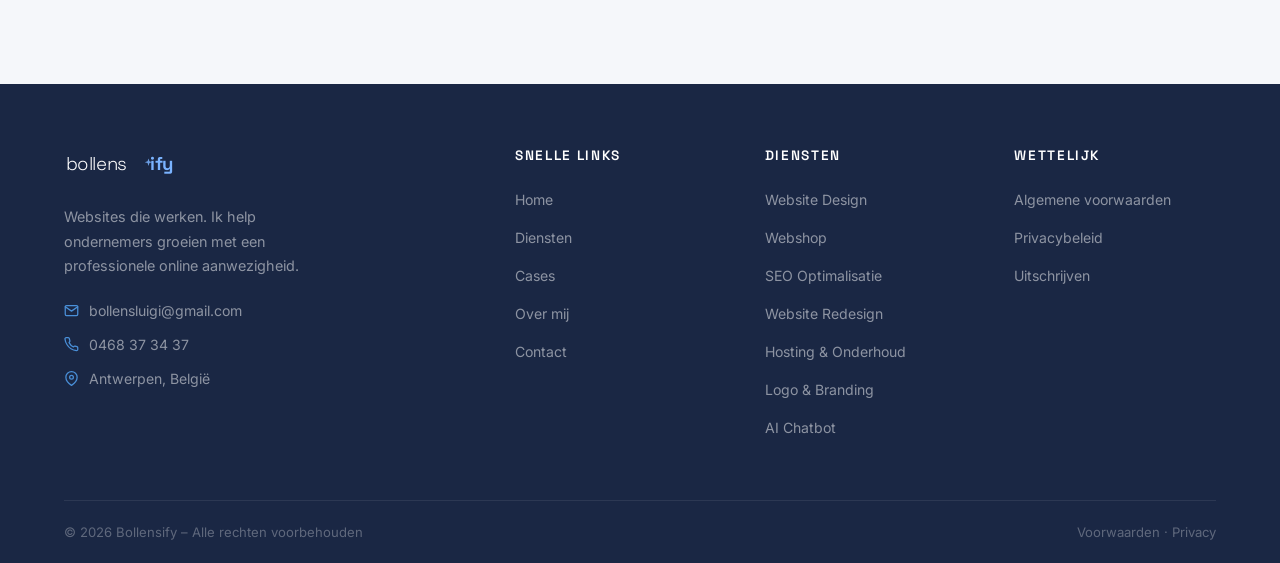
<file: diensten.html>
<!DOCTYPE html>
<html lang="nl">
<head>
  <meta charset="UTF-8">
  <meta name="viewport" content="width=device-width, initial-scale=1.0">
  <title>Diensten & Prijzen – Bollensify Webdesign | Antwerpen</title>
  <meta name="description" content="Bekijk het volledige aanbod van Bollensify: website design, webshop, SEO, hosting en branding. Eenmalige prijzen vanaf €249.">
  <link rel="icon" href="data:image/svg+xml,%3Csvg xmlns='http://www.w3.org/2000/svg' viewBox='0 0 32 32'%3E%3Crect width='32' height='32' rx='7' fill='%231a2744'/%3E%3Cpath d='M16 4 L18.8 13.2 L28 16 L18.8 18.8 L16 28 L13.2 18.8 L4 16 L13.2 13.2 Z' fill='%234a90d9'/%3E%3Cpath d='M16 4 L18.8 13.2 L28 16 L18.8 18.8 L16 28 L13.2 18.8 L4 16 L13.2 13.2 Z' fill='url(%23sg)'/%3E%3Cdefs%3E%3ClinearGradient id='sg' x1='0' y1='0' x2='1' y2='1'%3E%3Cstop offset='0' stop-color='%23ffffff' stop-opacity='0.35'/%3E%3Cstop offset='1' stop-color='%23ffffff' stop-opacity='0'/%3E%3C/linearGradient%3E%3C/defs%3E%3C/svg%3E">
  <link rel="preconnect" href="https://fonts.googleapis.com">
  <link rel="preconnect" href="https://fonts.gstatic.com" crossorigin>
  <link href="https://fonts.googleapis.com/css2?family=Space+Grotesk:wght@300;400;500;600;700&family=Inter:wght@300;400;500;600&family=Lora:ital,wght@0,500;0,600;0,700;1,500&display=swap" rel="stylesheet">
  <link rel="stylesheet" href="style.css">
  <style>
    .service-detail { scroll-margin-top: 90px; }

    /* ── Service illustrations ── */
    .service-illus {
      width: 100%;
      aspect-ratio: 4/3;
      border-radius: 16px;
      overflow: hidden;
      position: relative;
      display: flex;
      align-items: center;
      justify-content: center;
    }
    .service-illus svg.art { width: 78%; height: 78%; }
    @media (max-width: 768px) {
      .service-illus { aspect-ratio: 16/9; border-radius: 12px; }
      .service-illus svg.art { width: 70%; height: 70%; }
    }
    @media (max-width: 480px) {
      .service-detail-img { display: none; }
    }

    /* Floating dot grid decoration */
    .service-illus::before {
      content: '';
      position: absolute;
      inset: 0;
      background-image: radial-gradient(circle, rgba(255,255,255,0.07) 1px, transparent 1px);
      background-size: 22px 22px;
    }

    /* Per-service gradients */
    .si-design  { background: linear-gradient(135deg, #0d1f4a 0%, #1a3a7a 50%, #0f2860 100%); }
    .si-webshop { background: linear-gradient(135deg, #0a2040 0%, #0e3060 50%, #173a70 100%); }
    .si-seo     { background: linear-gradient(135deg, #0d2040 0%, #1a4060 50%, #0f3050 100%); }
    .si-redesign{ background: linear-gradient(135deg, #101e3c 0%, #1e2e5a 50%, #2a3870 100%); }
    .si-hosting { background: linear-gradient(135deg, #0a1a30 0%, #0e2540 55%, #1a3358 100%); }
    .si-branding{ background: linear-gradient(135deg, #0e1f45 0%, #1a2e6a 50%, #243880 100%); }
    .si-chatbot { background: linear-gradient(135deg, #0d2e30 0%, #0f3d40 50%, #154850 100%); }

    /* Glow blob behind icon */
    .service-illus .glow {
      position: absolute;
      width: 55%;
      height: 55%;
      border-radius: 50%;
      filter: blur(48px);
      opacity: 0.35;
      background: #4a90d9;
    }
  </style>
</head>
<body>

<nav class="nav nav-scrolled" role="navigation">
  <div class="container">
    <div class="nav-inner">
      <a href="index.html" class="nav-logo" aria-label="Bollensify – Home">
        <svg width="175" height="45" viewBox="0 0 280 70" xmlns="http://www.w3.org/2000/svg" aria-hidden="true">
          <text x="4" y="46" font-family="'Space Grotesk', sans-serif" font-weight="300" font-size="40" fill="#0d1530" letter-spacing="-1">bollens</text>
          <text x="186" y="46" font-family="'Space Grotesk', sans-serif" font-weight="700" font-size="40" fill="#2a55b8" letter-spacing="-1">ify</text>
          <path d="M 180 28 L 182 22 L 184 28 L 190 30 L 184 32 L 182 38 L 180 32 L 174 30 Z" fill="#3d6bca" opacity="0.85"/>
        </svg>
      </a>
      <button class="nav-toggle" aria-label="Menu openen" aria-expanded="false"><span></span><span></span><span></span></button>
      <ul class="nav-links">
        <li><a href="index.html" data-i18n="nav.home">Home</a></li>
        <li class="has-dropdown">
          <a href="diensten.html" class="dropdown-toggle active">
            <span data-i18n="nav.services">Diensten</span>
            <svg width="12" height="12" viewBox="0 0 12 12" fill="none" aria-hidden="true"><path d="M2 4l4 4 4-4" stroke="currentColor" stroke-width="1.5" stroke-linecap="round" stroke-linejoin="round"/></svg>
          </a>
          <ul class="dropdown">
            <li><a href="#website-design" data-i18n="nav.svc.design">Website Design</a></li>
            <li><a href="#webshop" data-i18n="nav.svc.webshop">Webshop</a></li>
            <li><a href="#seo" data-i18n="nav.svc.seo">SEO Optimalisatie</a></li>
            <li><a href="#redesign" data-i18n="nav.svc.redesign">Website Redesign</a></li>
            <li><a href="#hosting" data-i18n="nav.svc.hosting">Hosting &amp; Onderhoud</a></li>
            <li><a href="#branding" data-i18n="nav.svc.branding">Logo &amp; Branding</a></li>
            <li><a href="#chatbot" data-i18n="nav.svc.chatbot">AI Chatbot</a></li>
          </ul>
        </li>
        <li><a href="cases.html" data-i18n="nav.portfolio">Cases</a></li>
        <li><a href="over.html" data-i18n="nav.about">Over</a></li>
        <li><a href="contact.html" class="nav-cta" data-i18n="nav.contact">Neem contact op</a></li>
      </ul>
      <div class="lang-switcher">
        <button class="lang-btn active" data-lang="nl" aria-label="Nederlands">NL</button>
        <button class="lang-btn" data-lang="fr" aria-label="Français">FR</button>
        <button class="lang-btn" data-lang="en" aria-label="English">ENG</button>
      </div>
    </div>
  </div>
</nav>

<div class="page-hero">
  <div class="container">
    <div class="page-hero-content">
      <div class="page-hero-breadcrumb"><a href="index.html" data-i18n="nav.home">Home</a> › <span data-i18n="nav.services">Diensten</span></div>
      <h1 data-i18n="diensten.hero.title">Diensten &amp; Prijzen</h1>
      <p class="page-hero-sub" data-i18n="diensten.hero.sub">Eenmalige prijs, geen abonnement, geen verborgen kosten.</p>
    </div>
  </div>
</div>

<!-- Prijspakketten -->
<section class="section pricing-section" id="prijspakketten">
  <!-- Sparkle canvas -->
  <canvas class="dpk-sparkles" id="dpkSparkles" aria-hidden="true"></canvas>
  <!-- Grid overlay -->
  <div class="dpk-grid-overlay" aria-hidden="true"></div>
  <!-- Glow ring ellipses (from reference) -->
  <div class="dpk-ellipse-wrap" aria-hidden="true">
    <div class="dpk-ellipse"></div>
    <div class="dpk-ellipse"></div>
  </div>
  <!-- Radial centre glow -->
  <div class="pricing-bg-glow"></div>

  <div class="container" style="position:relative;z-index:10;">
    <!-- Header with word-reveal animation -->
    <div class="section-header dpk-header">
      <span class="section-eyebrow dpk-reveal-item" style="--dpk-delay:0s" data-i18n="diensten.pricing.eyebrow">Prijspakketten</span>
      <h2 class="section-title dpk-word-reveal" data-i18n="diensten.pricing.h2">Kies het pakket dat bij u past</h2>
      <p class="section-subtitle dpk-reveal-item" style="--dpk-delay:0.3s" data-i18n="diensten.pricing.subtitle">Alle prijzen zijn eenmalig — u betaalt één keer, geen maandelijkse kosten.</p>
      <span class="title-accent dpk-reveal-item" style="--dpk-delay:0.45s;margin:18px auto 0;display:block;width:40px;height:3px;background:#4a90d9;border-radius:2px;"></span>
    </div>

    <div class="dpk-grid">

      <!-- Starter -->
      <div class="dpk-card dpk-reveal-item" style="--dpk-delay:0.15s">
        <div class="dpk-inner">
          <div class="dpk-name">Starter</div>
          <div class="dpk-price-row">
            <span class="dpk-price">€<span class="dpk-amount">249</span></span>
            <span class="dpk-period" data-i18n="diensten.pricing.onetime">eenmalig</span>
          </div>
          <p class="dpk-desc" data-i18n="diensten.starter.desc">Eenmalige prijs · Ideaal voor starters die snel online willen.</p>
          <a href="contact.html" class="dpk-btn dpk-btn-outline" data-i18n="nav.contact">Neem contact op</a>
          <div class="dpk-features">
            <div class="dpk-features-label" data-i18n="diensten.pricing.includes">Inbegrepen:</div>
            <ul>
              <li><span class="dpk-dot"></span><span data-i18n="diensten.starter.f1">One-page website (5 secties)</span></li>
              <li><span class="dpk-dot"></span><span data-i18n="diensten.starter.f2">Mobiel-vriendelijk (responsive)</span></li>
              <li><span class="dpk-dot"></span><span data-i18n="diensten.starter.f3">Contactformulier</span></li>
              <li><span class="dpk-dot"></span><span data-i18n="diensten.starter.f4">Basis SEO-optimalisatie</span></li>
              <li><span class="dpk-dot"></span><span data-i18n="diensten.starter.f5">Gratis domeinnaam (1 jaar)</span></li>
              <li><span class="dpk-dot"></span><span data-i18n="diensten.starter.f6">Oplevering binnen 7 werkdagen</span></li>
            </ul>
          </div>
        </div>
      </div>

      <!-- Professional (popular) -->
      <div class="dpk-card dpk-card-popular dpk-reveal-item" style="--dpk-delay:0.3s">
        <div class="dpk-popular-badge" data-i18n="diensten.popular">Populair</div>
        <div class="dpk-inner">
          <div class="dpk-name">Professional</div>
          <div class="dpk-price-row">
            <span class="dpk-price">€<span class="dpk-amount">349</span></span>
            <span class="dpk-period" data-i18n="diensten.pricing.onetime">eenmalig</span>
          </div>
          <p class="dpk-desc" data-i18n="diensten.pro.desc">Eenmalige prijs · Voor bedrijven met meerdere pagina's.</p>
          <a href="contact.html" class="dpk-btn dpk-btn-primary" data-i18n="nav.contact">Neem contact op</a>
          <div class="dpk-features">
            <div class="dpk-features-label" data-i18n="diensten.pricing.includes.pro">Inbegrepen:</div>
            <ul>
              <li><span class="dpk-dot"></span><span data-i18n="diensten.pro.f1">Multi-page website (tot 5 pagina's)</span></li>
              <li><span class="dpk-dot"></span><span data-i18n="diensten.pro.f2">SEO-optimalisatie (alle pagina's)</span></li>
              <li><span class="dpk-dot"></span><span data-i18n="diensten.pro.f3">Google Maps integratie</span></li>
              <li><span class="dpk-dot"></span><span data-i18n="diensten.pro.f4">Snelle laadtijden (geoptimaliseerd)</span></li>
              <li><span class="dpk-dot"></span><span data-i18n="diensten.pro.f5">1 jaar gratis hosting inbegrepen</span></li>
              <li><span class="dpk-dot"></span><span data-i18n="diensten.pro.f6">Oplevering binnen 14 werkdagen</span></li>
              <li><span class="dpk-dot"></span><span data-i18n="diensten.pro.f7">30 dagen aanpassingen na oplevering</span></li>
            </ul>
          </div>
        </div>
      </div>

      <!-- Business -->
      <div class="dpk-card dpk-reveal-item" style="--dpk-delay:0.45s">
        <div class="dpk-inner">
          <div class="dpk-name">Business</div>
          <div class="dpk-price-row">
            <span class="dpk-price">€<span class="dpk-amount">499</span></span>
            <span class="dpk-period" data-i18n="diensten.pricing.onetime">eenmalig</span>
          </div>
          <p class="dpk-desc" data-i18n="diensten.biz.desc">Eenmalige prijs · Met webshop of boekingssysteem.</p>
          <a href="contact.html" class="dpk-btn dpk-btn-outline" data-i18n="nav.contact">Neem contact op</a>
          <div class="dpk-features">
            <div class="dpk-features-label" data-i18n="diensten.pricing.includes.biz">Alles van Professional, plus:</div>
            <ul>
              <li><span class="dpk-dot"></span><span data-i18n="diensten.biz.f1">Alles van Professional</span></li>
              <li><span class="dpk-dot"></span><span data-i18n="diensten.biz.f2">Webshop of boekingssysteem</span></li>
              <li><span class="dpk-dot"></span><span data-i18n="diensten.biz.f3">Tot 10 pagina's</span></li>
              <li><span class="dpk-dot"></span><span data-i18n="diensten.biz.f4">E-commerce integratie</span></li>
              <li><span class="dpk-dot"></span><span data-i18n="diensten.biz.f5">60 dagen aanpassingen na oplevering</span></li>
            </ul>
          </div>
        </div>
      </div>

    </div><!-- /dpk-grid -->
  </div>
</section>

<script>
/* ── Pricing Section Animations ── */
(function() {
  /* 1. Sparkle canvas */
  const canvas = document.getElementById('dpkSparkles');
  if (!canvas) return;
  const ctx = canvas.getContext('2d');
  let particles = [];
  const COUNT = 120;

  function resize() {
    const sec = canvas.parentElement;
    canvas.width  = sec.offsetWidth;
    canvas.height = sec.offsetHeight;
  }
  resize();
  window.addEventListener('resize', resize);

  for (let i = 0; i < COUNT; i++) {
    particles.push({
      x: Math.random(),
      y: Math.random(),
      size: Math.random() * 1.4 + 0.3,
      speedY: (Math.random() * 0.15 + 0.05) * (Math.random() < 0.5 ? 1 : -1),
      opacity: Math.random(),
      opDir: Math.random() < 0.5 ? 1 : -1,
      opSpeed: Math.random() * 0.008 + 0.003,
    });
  }

  function drawSparkles() {
    ctx.clearRect(0, 0, canvas.width, canvas.height);
    particles.forEach(p => {
      p.y += p.speedY / canvas.height;
      if (p.y < 0) p.y = 1;
      if (p.y > 1) p.y = 0;
      p.opacity += p.opDir * p.opSpeed;
      if (p.opacity >= 1) { p.opacity = 1; p.opDir = -1; }
      if (p.opacity <= 0) { p.opacity = 0; p.opDir = 1; }
      ctx.beginPath();
      ctx.arc(p.x * canvas.width, p.y * canvas.height, p.size, 0, Math.PI * 2);
      ctx.fillStyle = `rgba(255,255,255,${p.opacity * 0.7})`;
      ctx.fill();
    });
    requestAnimationFrame(drawSparkles);
  }
  drawSparkles();

  /* 2. Scroll-reveal: dpk-reveal-item & dpk-word-reveal */
  const revealEls = document.querySelectorAll('.dpk-reveal-item, .dpk-word-reveal');
  const io = new IntersectionObserver((entries) => {
    entries.forEach(entry => {
      if (entry.isIntersecting) {
        entry.target.classList.add('dpk-visible');
        io.unobserve(entry.target);
      }
    });
  }, { threshold: 0.15 });
  revealEls.forEach(el => io.observe(el));

  /* 3. Word-reveal: split heading into word spans */
  document.querySelectorAll('.dpk-word-reveal').forEach(el => {
    const words = el.textContent.trim().split(' ');
    el.innerHTML = words.map((w, i) =>
      `<span class="dpk-word" style="--wi:${i}"><span class="dpk-word-inner">${w}</span></span>`
    ).join(' ');
  });
})();
</script>

<!-- Diensten detail -->
<section class="section section-grey">
  <div class="container">
    <div class="section-header fade-in">
      <span class="section-eyebrow" data-i18n="diensten.detail.eyebrow">Meer informatie</span>
      <h2 class="section-title" data-i18n="diensten.detail.h2">Wat houdt elke dienst in?</h2>
      <span class="title-accent"></span>
    </div>

    <div id="website-design" class="service-detail fade-in">
      <div class="service-detail-img">
        <!-- Website Design illustration: browser window mockup -->
        <div class="service-illus si-design" aria-hidden="true">
          <div class="glow"></div>
          <svg class="art" viewBox="0 0 200 150" fill="none" xmlns="http://www.w3.org/2000/svg">
            <!-- Browser frame -->
            <rect x="10" y="10" width="180" height="130" rx="10" fill="rgba(255,255,255,0.07)" stroke="rgba(255,255,255,0.18)" stroke-width="1.5"/>
            <!-- Top bar -->
            <rect x="10" y="10" width="180" height="26" rx="10" fill="rgba(255,255,255,0.10)"/>
            <rect x="10" y="28" width="180" height="8" fill="rgba(255,255,255,0.10)"/>
            <!-- Traffic lights -->
            <circle cx="26" cy="23" r="4" fill="#ff6b6b" opacity="0.85"/>
            <circle cx="38" cy="23" r="4" fill="#ffd93d" opacity="0.85"/>
            <circle cx="50" cy="23" r="4" fill="#6bcb77" opacity="0.85"/>
            <!-- URL bar -->
            <rect x="62" y="17" width="100" height="12" rx="6" fill="rgba(255,255,255,0.12)"/>
            <!-- Hero block inside browser -->
            <rect x="20" y="44" width="160" height="42" rx="6" fill="rgba(74,144,217,0.25)" stroke="rgba(74,144,217,0.4)" stroke-width="1"/>
            <!-- Hero text lines -->
            <rect x="30" y="53" width="70" height="6" rx="3" fill="rgba(255,255,255,0.6)"/>
            <rect x="30" y="63" width="50" height="5" rx="2.5" fill="rgba(255,255,255,0.3)"/>
            <!-- CTA button in hero -->
            <rect x="30" y="72" width="36" height="8" rx="4" fill="#4a90d9"/>
            <!-- Content cards row -->
            <rect x="20" y="94" width="46" height="36" rx="5" fill="rgba(255,255,255,0.07)" stroke="rgba(255,255,255,0.12)" stroke-width="1"/>
            <rect x="77" y="94" width="46" height="36" rx="5" fill="rgba(255,255,255,0.07)" stroke="rgba(255,255,255,0.12)" stroke-width="1"/>
            <rect x="134" y="94" width="46" height="36" rx="5" fill="rgba(255,255,255,0.07)" stroke="rgba(255,255,255,0.12)" stroke-width="1"/>
            <!-- Card icons -->
            <rect x="29" y="101" width="16" height="12" rx="3" fill="rgba(74,144,217,0.5)"/>
            <rect x="86" y="101" width="16" height="12" rx="3" fill="rgba(74,144,217,0.5)"/>
            <rect x="143" y="101" width="16" height="12" rx="3" fill="rgba(74,144,217,0.5)"/>
            <rect x="29" y="117" width="28" height="4" rx="2" fill="rgba(255,255,255,0.3)"/>
            <rect x="86" y="117" width="22" height="4" rx="2" fill="rgba(255,255,255,0.3)"/>
            <rect x="143" y="117" width="26" height="4" rx="2" fill="rgba(255,255,255,0.3)"/>
          </svg>
        </div>
      </div>
      <div class="service-detail-content">
        <span class="section-eyebrow" data-i18n="diensten.design.eyebrow">01 — Website Design</span>
        <h3 data-i18n="nav.svc.design">Website Design</h3>
        <p data-i18n="diensten.design.p1">Uw website is vaak de eerste indruk die iemand van uw bedrijf krijgt. Ik ontwerp een site die er professioneel uitziet, snel laadt en goed werkt op elk toestel — van smartphone tot desktop.</p>
        <p data-i18n="diensten.design.p2">Elk project start met een gesprek over uw doelen, uw klanten en uw sector. Op basis daarvan bouw ik een website die echt bij u past, niet een generiek template.</p>
        <ul class="check-list" style="margin-top:1rem;">
          <li class="check-item"><span class="check-icon">✓</span> <span data-i18n="diensten.design.c1">Op maat ontworpen — geen templates</span></li>
          <li class="check-item"><span class="check-icon">✓</span> <span data-i18n="diensten.design.c2">Volledig mobiel-vriendelijk (responsive)</span></li>
          <li class="check-item"><span class="check-icon">✓</span> <span data-i18n="diensten.design.c3">Snel geladen — geoptimaliseerde afbeeldingen en code</span></li>
          <li class="check-item"><span class="check-icon">✓</span> <span data-i18n="diensten.design.c4">Contactformulier inbegrepen</span></li>
          <li class="check-item"><span class="check-icon">✓</span> <span data-i18n="diensten.design.c5">Basis SEO-structuur vanaf het begin</span></li>
          <li class="check-item"><span class="check-icon">✓</span> <span data-i18n="diensten.design.c6">Oplevering binnen de afgesproken termijn</span></li>
        </ul>
        <a href="contact.html" class="btn btn-primary" style="margin-top:1.5rem;" data-i18n="diensten.ask">Stel een vraag</a>
      </div>
    </div>

    <div id="webshop" class="service-detail reverse fade-in">
      <div class="service-detail-img">
        <!-- Webshop illustration: product grid + cart -->
        <div class="service-illus si-webshop" aria-hidden="true">
          <div class="glow" style="background:#3a8fd9;"></div>
          <svg class="art" viewBox="0 0 200 150" fill="none" xmlns="http://www.w3.org/2000/svg">
            <!-- Background panel -->
            <rect x="8" y="8" width="184" height="134" rx="10" fill="rgba(255,255,255,0.05)" stroke="rgba(255,255,255,0.12)" stroke-width="1.2"/>
            <!-- Top bar with cart icon -->
            <rect x="8" y="8" width="184" height="22" rx="10" fill="rgba(255,255,255,0.08)"/>
            <rect x="8" y="22" width="184" height="8" fill="rgba(255,255,255,0.08)"/>
            <rect x="18" y="14" width="60" height="8" rx="4" fill="rgba(255,255,255,0.2)"/>
            <!-- Cart icon top right -->
            <path d="M168 10 L170 10 L173 19 L181 19 L180 22 L172 22 L170 14 L168 14Z" fill="rgba(255,255,255,0.5)" stroke="none"/>
            <circle cx="173" cy="24" r="1.5" fill="rgba(255,255,255,0.7)"/>
            <circle cx="179" cy="24" r="1.5" fill="rgba(255,255,255,0.7)"/>
            <circle cx="185" cy="11" r="5" fill="#4a90d9"/>
            <text x="185" y="14" text-anchor="middle" font-size="6" fill="white" font-family="sans-serif">3</text>
            <!-- Product grid: 2x2 -->
            <!-- Card 1 -->
            <rect x="16" y="36" width="76" height="82" rx="7" fill="rgba(255,255,255,0.07)" stroke="rgba(255,255,255,0.14)" stroke-width="1"/>
            <rect x="16" y="36" width="76" height="46" rx="7" fill="rgba(74,144,217,0.22)"/>
            <!-- Product image placeholder -->
            <rect x="28" y="44" width="52" height="30" rx="4" fill="rgba(74,144,217,0.45)"/>
            <circle cx="54" cy="59" r="9" fill="rgba(74,144,217,0.7)" stroke="rgba(255,255,255,0.2)" stroke-width="1"/>
            <rect x="22" y="88" width="42" height="5" rx="2.5" fill="rgba(255,255,255,0.55)"/>
            <rect x="22" y="97" width="28" height="4" rx="2" fill="rgba(255,255,255,0.3)"/>
            <rect x="22" y="106" width="56" height="7" rx="3.5" fill="#4a90d9"/>
            <!-- Card 2 -->
            <rect x="108" y="36" width="76" height="82" rx="7" fill="rgba(255,255,255,0.07)" stroke="rgba(255,255,255,0.14)" stroke-width="1"/>
            <rect x="108" y="36" width="76" height="46" rx="7" fill="rgba(42,85,184,0.3)"/>
            <rect x="120" y="44" width="52" height="30" rx="4" fill="rgba(42,85,184,0.5)"/>
            <circle cx="146" cy="59" r="9" fill="rgba(42,85,184,0.8)" stroke="rgba(255,255,255,0.2)" stroke-width="1"/>
            <rect x="114" y="88" width="42" height="5" rx="2.5" fill="rgba(255,255,255,0.55)"/>
            <rect x="114" y="97" width="28" height="4" rx="2" fill="rgba(255,255,255,0.3)"/>
            <rect x="114" y="106" width="56" height="7" rx="3.5" fill="#4a90d9"/>
            <!-- Price badge card 1 -->
            <rect x="72" y="96" width="14" height="9" rx="4.5" fill="rgba(255,255,255,0.15)"/>
            <text x="79" y="103" text-anchor="middle" font-size="5.5" fill="rgba(255,255,255,0.8)" font-family="sans-serif">€29</text>
            <!-- Price badge card 2 -->
            <rect x="164" y="96" width="14" height="9" rx="4.5" fill="rgba(255,255,255,0.15)"/>
            <text x="171" y="103" text-anchor="middle" font-size="5.5" fill="rgba(255,255,255,0.8)" font-family="sans-serif">€49</text>
          </svg>
        </div>
      </div>
      <div class="service-detail-content">
        <span class="section-eyebrow" data-i18n="diensten.webshop.eyebrow">02 — Webshop</span>
        <h3 data-i18n="nav.svc.webshop">Webshop</h3>
        <p data-i18n="diensten.webshop.p1">Wilt u producten of diensten online verkopen? Ik bouw een webshop die er verzorgd uitziet, eenvoudig te beheren is en waarbij uw klanten vlot kunnen bestellen en betalen.</p>
        <p data-i18n="diensten.webshop.p2">U hoeft geen technische kennis te hebben. Na oplevering laat ik u zien hoe u zelf producten kunt toevoegen, bestellingen kunt opvolgen en de inhoud kunt beheren.</p>
        <ul class="check-list" style="margin-top:1rem;">
          <li class="check-item"><span class="check-icon">✓</span> <span data-i18n="diensten.webshop.c1">Overzichtelijke productpagina's</span></li>
          <li class="check-item"><span class="check-icon">✓</span> <span data-i18n="diensten.webshop.c2">Veilige online betaling (Mollie, Stripe of Bancontact)</span></li>
          <li class="check-item"><span class="check-icon">✓</span> <span data-i18n="diensten.webshop.c3">Winkelwagen en checkout op maat</span></li>
          <li class="check-item"><span class="check-icon">✓</span> <span data-i18n="diensten.webshop.c4">Automatische orderbevestiging per e-mail</span></li>
          <li class="check-item"><span class="check-icon">✓</span> <span data-i18n="diensten.webshop.c5">Eenvoudig beheer via dashboard</span></li>
          <li class="check-item"><span class="check-icon">✓</span> <span data-i18n="diensten.webshop.c6">BTW en verzendkosten configureerbaar</span></li>
        </ul>
        <a href="contact.html" class="btn btn-primary" style="margin-top:1.5rem;" data-i18n="diensten.ask">Stel een vraag</a>
      </div>
    </div>

    <div id="seo" class="service-detail fade-in">
      <div class="service-detail-img">
        <!-- SEO illustration: rising bar chart + magnifying glass -->
        <div class="service-illus si-seo" aria-hidden="true">
          <div class="glow" style="background:#2a8fd9; left:20%; top:20%;"></div>
          <svg class="art" viewBox="0 0 200 150" fill="none" xmlns="http://www.w3.org/2000/svg">
            <!-- Grid lines -->
            <line x1="20" y1="30"  x2="20"  y2="120" stroke="rgba(255,255,255,0.08)" stroke-width="1"/>
            <line x1="20" y1="120" x2="170" y2="120" stroke="rgba(255,255,255,0.08)" stroke-width="1"/>
            <line x1="20" y1="95"  x2="170" y2="95"  stroke="rgba(255,255,255,0.06)" stroke-width="1" stroke-dasharray="4 3"/>
            <line x1="20" y1="70"  x2="170" y2="70"  stroke="rgba(255,255,255,0.06)" stroke-width="1" stroke-dasharray="4 3"/>
            <line x1="20" y1="45"  x2="170" y2="45"  stroke="rgba(255,255,255,0.06)" stroke-width="1" stroke-dasharray="4 3"/>
            <!-- Bars -->
            <rect x="30"  y="100" width="16" height="20" rx="4" fill="rgba(74,144,217,0.4)"/>
            <rect x="56"  y="88"  width="16" height="32" rx="4" fill="rgba(74,144,217,0.55)"/>
            <rect x="82"  y="72"  width="16" height="48" rx="4" fill="rgba(74,144,217,0.7)"/>
            <rect x="108" y="54"  width="16" height="66" rx="4" fill="rgba(74,144,217,0.85)"/>
            <rect x="134" y="34"  width="16" height="86" rx="4" fill="#4a90d9"/>
            <!-- Trend line -->
            <polyline points="38,108 64,96 90,80 116,62 142,42" stroke="#7ab3ff" stroke-width="2.5" stroke-linecap="round" stroke-linejoin="round" fill="none"/>
            <!-- Dots on trend -->
            <circle cx="38"  cy="108" r="3.5" fill="#ffffff" stroke="#4a90d9" stroke-width="1.5"/>
            <circle cx="64"  cy="96"  r="3.5" fill="#ffffff" stroke="#4a90d9" stroke-width="1.5"/>
            <circle cx="90"  cy="80"  r="3.5" fill="#ffffff" stroke="#4a90d9" stroke-width="1.5"/>
            <circle cx="116" cy="62"  r="3.5" fill="#ffffff" stroke="#4a90d9" stroke-width="1.5"/>
            <circle cx="142" cy="42"  r="5"   fill="#4a90d9" stroke="#ffffff" stroke-width="2"/>
            <!-- Magnifying glass -->
            <circle cx="166" cy="30" r="18" fill="rgba(255,255,255,0.07)" stroke="rgba(74,144,217,0.8)" stroke-width="2.5"/>
            <circle cx="164" cy="28" r="10" fill="none" stroke="rgba(255,255,255,0.5)" stroke-width="2"/>
            <line x1="171" y1="36" x2="180" y2="46" stroke="rgba(255,255,255,0.7)" stroke-width="3" stroke-linecap="round"/>
            <!-- Google label -->
            <rect x="154" y="20" width="20" height="8" rx="4" fill="rgba(74,144,217,0.5)"/>
            <text x="164" y="26" text-anchor="middle" font-size="4.5" fill="white" font-family="sans-serif" font-weight="bold">Google</text>
            <!-- Up arrow badge -->
            <rect x="148" y="30" width="22" height="12" rx="6" fill="rgba(107,203,119,0.85)"/>
            <text x="159" y="38" text-anchor="middle" font-size="6" fill="white" font-family="sans-serif" font-weight="bold">↑ #1</text>
          </svg>
        </div>
      </div>
      <div class="service-detail-content">
        <span class="section-eyebrow" data-i18n="diensten.seo.eyebrow">03 — SEO Optimalisatie</span>
        <h3 data-i18n="nav.svc.seo">SEO Optimalisatie</h3>
        <p data-i18n="diensten.seo.p1">SEO staat voor zoekmachineoptimalisatie — het zorgt dat uw website hoger verschijnt in Google wanneer mensen zoeken naar wat u aanbiedt. Meer zichtbaarheid betekent meer bezoekers, zonder te betalen voor advertenties.</p>
        <p data-i18n="diensten.seo.p2">Ik bekijk uw volledige website technisch én inhoudelijk: welke zoekwoorden relevant zijn, hoe snel uw pagina's laden en of Google alles goed kan lezen.</p>
        <ul class="check-list" style="margin-top:1rem;">
          <li class="check-item"><span class="check-icon">✓</span> <span data-i18n="diensten.seo.c1">Zoekwoordenonderzoek voor uw sector</span></li>
          <li class="check-item"><span class="check-icon">✓</span> <span data-i18n="diensten.seo.c2">Optimalisatie van titels, beschrijvingen en koppen</span></li>
          <li class="check-item"><span class="check-icon">✓</span> <span data-i18n="diensten.seo.c3">Technische SEO: laadsnelheid, mobiel, veiligheid</span></li>
          <li class="check-item"><span class="check-icon">✓</span> <span data-i18n="diensten.seo.c4">Google Search Console instellen en koppelen</span></li>
          <li class="check-item"><span class="check-icon">✓</span> <span data-i18n="diensten.seo.c5">Lokale SEO voor vindbaarheid in uw regio</span></li>
          <li class="check-item"><span class="check-icon">✓</span> <span data-i18n="diensten.seo.c6">Duidelijk rapport met wat er gedaan is</span></li>
        </ul>
        <a href="contact.html" class="btn btn-primary" style="margin-top:1.5rem;" data-i18n="diensten.ask">Stel een vraag</a>
      </div>
    </div>

    <div id="redesign" class="service-detail reverse fade-in">
      <div class="service-detail-img">
        <!-- Redesign illustration: before/after split screens -->
        <div class="service-illus si-redesign" aria-hidden="true">
          <div class="glow" style="background:#4a70d9; width:60%; height:60%;"></div>
          <svg class="art" viewBox="0 0 200 150" fill="none" xmlns="http://www.w3.org/2000/svg">
            <!-- BEFORE panel (left, dull/old) -->
            <rect x="8" y="20" width="82" height="110" rx="8" fill="rgba(60,60,80,0.5)" stroke="rgba(255,255,255,0.1)" stroke-width="1"/>
            <!-- Old nav -->
            <rect x="8" y="20" width="82" height="16" rx="8" fill="rgba(40,40,60,0.8)"/>
            <rect x="8" y="28" width="82" height="8" fill="rgba(40,40,60,0.8)"/>
            <rect x="14" y="24" width="24" height="6" rx="3" fill="rgba(255,255,255,0.2)"/>
            <!-- Old hero: grey block -->
            <rect x="14" y="42" width="70" height="30" rx="4" fill="rgba(90,90,110,0.4)"/>
            <rect x="18" y="49" width="38" height="5" rx="2.5" fill="rgba(255,255,255,0.2)"/>
            <rect x="18" y="57" width="28" height="4" rx="2" fill="rgba(255,255,255,0.12)"/>
            <!-- Old content blocks: boxy -->
            <rect x="14" y="78" width="30" height="22" rx="2" fill="rgba(80,80,100,0.4)"/>
            <rect x="50" y="78" width="30" height="22" rx="2" fill="rgba(80,80,100,0.4)"/>
            <rect x="14" y="106" width="66" height="4" rx="2" fill="rgba(255,255,255,0.1)"/>
            <rect x="14" y="114" width="50" height="4" rx="2" fill="rgba(255,255,255,0.08)"/>
            <!-- BEFORE label -->
            <rect x="14" y="122" width="30" height="6" rx="3" fill="rgba(255,80,80,0.4)"/>
            <text x="29" y="127" text-anchor="middle" font-size="4.5" fill="rgba(255,150,150,0.9)" font-family="sans-serif">VOOR</text>

            <!-- Arrow between panels -->
            <circle cx="100" cy="75" r="13" fill="rgba(74,144,217,0.25)" stroke="rgba(74,144,217,0.6)" stroke-width="1.5"/>
            <path d="M93 75 L100 68 L107 75 M100 68 L100 82" stroke="white" stroke-width="2" stroke-linecap="round" stroke-linejoin="round" fill="none"/>

            <!-- AFTER panel (right, modern/bright) -->
            <rect x="110" y="20" width="82" height="110" rx="8" fill="rgba(20,45,90,0.7)" stroke="rgba(74,144,217,0.4)" stroke-width="1.5"/>
            <!-- New nav -->
            <rect x="110" y="20" width="82" height="16" rx="8" fill="rgba(13,31,70,0.9)"/>
            <rect x="110" y="28" width="82" height="8" fill="rgba(13,31,70,0.9)"/>
            <rect x="116" y="24" width="28" height="6" rx="3" fill="rgba(74,144,217,0.5)"/>
            <!-- New hero: vibrant blue -->
            <rect x="116" y="42" width="70" height="30" rx="5" fill="rgba(74,144,217,0.35)" stroke="rgba(74,144,217,0.5)" stroke-width="1"/>
            <rect x="121" y="49" width="38" height="5" rx="2.5" fill="rgba(255,255,255,0.7)"/>
            <rect x="121" y="57" width="24" height="4" rx="2" fill="rgba(255,255,255,0.35)"/>
            <rect x="121" y="63" width="22" height="5" rx="2.5" fill="#4a90d9"/>
            <!-- New content cards: rounded, fresh -->
            <rect x="116" y="78" width="30" height="22" rx="5" fill="rgba(74,144,217,0.2)" stroke="rgba(74,144,217,0.35)" stroke-width="1"/>
            <rect x="152" y="78" width="30" height="22" rx="5" fill="rgba(74,144,217,0.2)" stroke="rgba(74,144,217,0.35)" stroke-width="1"/>
            <circle cx="131" cy="87" r="5" fill="rgba(74,144,217,0.6)"/>
            <circle cx="167" cy="87" r="5" fill="rgba(74,144,217,0.6)"/>
            <rect x="116" y="106" width="66" height="4" rx="2" fill="rgba(255,255,255,0.25)"/>
            <rect x="116" y="114" width="46" height="4" rx="2" fill="rgba(255,255,255,0.15)"/>
            <!-- AFTER label -->
            <rect x="150" y="122" width="30" height="6" rx="3" fill="rgba(74,144,217,0.4)"/>
            <text x="165" y="127" text-anchor="middle" font-size="4.5" fill="rgba(160,210,255,0.9)" font-family="sans-serif">NA</text>
          </svg>
        </div>
      </div>
      <div class="service-detail-content">
        <span class="section-eyebrow" data-i18n="diensten.redesign.eyebrow">04 — Website Redesign</span>
        <h3 data-i18n="nav.svc.redesign">Website Redesign</h3>
        <p data-i18n="diensten.redesign.p1">Heeft uw huidige website een verouderd uiterlijk, laadt hij traag of weet u niet goed hoe u er dingen op kunt aanpassen? Dan is een redesign de meest efficiënte oplossing.</p>
        <p data-i18n="diensten.redesign.p2">Ik behoud wat al werkt — denk aan uw teksten, uw domein en uw SEO-waarde — en geef uw site een modern jasje dat beter aansluit bij uw huidige bedrijf.</p>
        <ul class="check-list" style="margin-top:1rem;">
          <li class="check-item"><span class="check-icon">✓</span> <span data-i18n="diensten.redesign.c1">Analyse van uw huidige website</span></li>
          <li class="check-item"><span class="check-icon">✓</span> <span data-i18n="diensten.redesign.c2">Modern en strak nieuw ontwerp</span></li>
          <li class="check-item"><span class="check-icon">✓</span> <span data-i18n="diensten.redesign.c3">Betere gebruiksvriendelijkheid en structuur</span></li>
          <li class="check-item"><span class="check-icon">✓</span> <span data-i18n="diensten.redesign.c4">Verbeterde laadsnelheid</span></li>
          <li class="check-item"><span class="check-icon">✓</span> <span data-i18n="diensten.redesign.c5">Behoud van bestaande SEO-waarde</span></li>
          <li class="check-item"><span class="check-icon">✓</span> <span data-i18n="diensten.redesign.c6">Migratie van bestaande inhoud</span></li>
        </ul>
        <a href="contact.html" class="btn btn-primary" style="margin-top:1.5rem;" data-i18n="diensten.ask">Stel een vraag</a>
      </div>
    </div>

    <div id="hosting" class="service-detail fade-in">
      <div class="service-detail-img">
        <!-- Hosting illustration: shield + server stack + uptime -->
        <div class="service-illus si-hosting" aria-hidden="true">
          <div class="glow" style="background:#1a6fd9; top:30%;"></div>
          <svg class="art" viewBox="0 0 200 150" fill="none" xmlns="http://www.w3.org/2000/svg">
            <!-- Server racks (left side) -->
            <rect x="14" y="30" width="68" height="16" rx="5" fill="rgba(255,255,255,0.07)" stroke="rgba(255,255,255,0.15)" stroke-width="1"/>
            <rect x="14" y="50" width="68" height="16" rx="5" fill="rgba(255,255,255,0.07)" stroke="rgba(255,255,255,0.15)" stroke-width="1"/>
            <rect x="14" y="70" width="68" height="16" rx="5" fill="rgba(255,255,255,0.07)" stroke="rgba(255,255,255,0.15)" stroke-width="1"/>
            <rect x="14" y="90" width="68" height="16" rx="5" fill="rgba(255,255,255,0.07)" stroke="rgba(255,255,255,0.15)" stroke-width="1"/>
            <!-- Server status lights -->
            <circle cx="24" cy="38"  r="3" fill="#6bcb77"/>
            <circle cx="24" cy="58"  r="3" fill="#6bcb77"/>
            <circle cx="24" cy="78"  r="3" fill="#6bcb77"/>
            <circle cx="24" cy="98"  r="3" fill="#ffd93d"/>
            <!-- Server bars -->
            <rect x="32" y="35" width="28" height="6" rx="3" fill="rgba(74,144,217,0.4)"/>
            <rect x="32" y="55" width="36" height="6" rx="3" fill="rgba(74,144,217,0.4)"/>
            <rect x="32" y="75" width="22" height="6" rx="3" fill="rgba(74,144,217,0.4)"/>
            <rect x="32" y="95" width="32" height="6" rx="3" fill="rgba(74,144,217,0.4)"/>
            <!-- Server vent dots -->
            <circle cx="70" cy="38" r="1.5" fill="rgba(255,255,255,0.2)"/>
            <circle cx="74" cy="38" r="1.5" fill="rgba(255,255,255,0.2)"/>
            <circle cx="70" cy="58" r="1.5" fill="rgba(255,255,255,0.2)"/>
            <circle cx="74" cy="58" r="1.5" fill="rgba(255,255,255,0.2)"/>
            <circle cx="70" cy="78" r="1.5" fill="rgba(255,255,255,0.2)"/>
            <circle cx="74" cy="78" r="1.5" fill="rgba(255,255,255,0.2)"/>
            <circle cx="70" cy="98" r="1.5" fill="rgba(255,255,255,0.15)"/>
            <circle cx="74" cy="98" r="1.5" fill="rgba(255,255,255,0.15)"/>
            <!-- Uptime graph (bottom) -->
            <rect x="14" y="112" width="68" height="24" rx="5" fill="rgba(255,255,255,0.05)" stroke="rgba(255,255,255,0.1)" stroke-width="1"/>
            <text x="18" y="122" font-size="5" fill="rgba(255,255,255,0.4)" font-family="sans-serif">UPTIME</text>
            <rect x="18" y="124" width="54" height="5" rx="2.5" fill="rgba(74,144,217,0.2)"/>
            <rect x="18" y="124" width="51" height="5" rx="2.5" fill="rgba(107,203,119,0.7)"/>
            <text x="72" y="129" text-anchor="end" font-size="5" fill="rgba(107,203,119,0.9)" font-family="sans-serif">99.9%</text>

            <!-- Shield (right, large) -->
            <path d="M140 20 L175 32 L175 70 Q175 95 140 110 Q105 95 105 70 L105 32 Z" fill="rgba(74,144,217,0.15)" stroke="rgba(74,144,217,0.55)" stroke-width="2"/>
            <!-- Shield inner glow -->
            <path d="M140 28 L168 38 L168 68 Q168 88 140 100 Q112 88 112 68 L112 38 Z" fill="rgba(74,144,217,0.1)"/>
            <!-- Checkmark in shield -->
            <path d="M125 65 L136 76 L158 52" stroke="#6bcb77" stroke-width="4" stroke-linecap="round" stroke-linejoin="round" fill="none"/>
            <!-- Lock icon below shield -->
            <rect x="128" y="114" width="24" height="18" rx="4" fill="rgba(74,144,217,0.4)" stroke="rgba(74,144,217,0.7)" stroke-width="1.5"/>
            <path d="M133 114 L133 108 Q133 103 140 103 Q147 103 147 108 L147 114" stroke="rgba(74,144,217,0.8)" stroke-width="2" fill="none" stroke-linecap="round"/>
            <circle cx="140" cy="122" r="3" fill="rgba(255,255,255,0.6)"/>
            <!-- SSL badge -->
            <rect x="154" y="112" width="28" height="12" rx="6" fill="rgba(107,203,119,0.25)" stroke="rgba(107,203,119,0.6)" stroke-width="1"/>
            <text x="168" y="120" text-anchor="middle" font-size="5.5" fill="rgba(107,203,119,0.9)" font-family="sans-serif" font-weight="bold">SSL ✓</text>
          </svg>
        </div>
      </div>
      <div class="service-detail-content">
        <span class="section-eyebrow" data-i18n="diensten.hosting.eyebrow">05 — Hosting &amp; Onderhoud</span>
        <h3 data-i18n="nav.svc.hosting">Hosting &amp; Onderhoud</h3>
        <p data-i18n="diensten.hosting.p1">Een website bouwen is één ding — zorgen dat hij online blijft, veilig is en up-to-date is een ander. Ik bied een eenvoudig onderhoudspakket waarbij u nergens naar hoeft om te kijken.</p>
        <p data-i18n="diensten.hosting.p2">U betaalt een vast bedrag per jaar en ik regel de rest: hosting, back-ups, beveiligingsupdates en kleine aanpassingen wanneer nodig.</p>
        <ul class="check-list" style="margin-top:1rem;">
          <li class="check-item"><span class="check-icon">✓</span> <span data-i18n="diensten.hosting.c1">Betrouwbare hosting met hoge uptime</span></li>
          <li class="check-item"><span class="check-icon">✓</span> <span data-i18n="diensten.hosting.c2">SSL-certificaat (het slotje in de browser)</span></li>
          <li class="check-item"><span class="check-icon">✓</span> <span data-i18n="diensten.hosting.c3">Dagelijkse automatische back-ups</span></li>
          <li class="check-item"><span class="check-icon">✓</span> <span data-i18n="diensten.hosting.c4">Beveiligingsupdates en monitoring</span></li>
          <li class="check-item"><span class="check-icon">✓</span> <span data-i18n="diensten.hosting.c5">Kleine tekstwijzigingen inbegrepen</span></li>
          <li class="check-item"><span class="check-icon">✓</span> <span data-i18n="diensten.hosting.c6">Persoonlijk aanspreekpunt bij vragen</span></li>
        </ul>
        <a href="contact.html" class="btn btn-primary" style="margin-top:1.5rem;" data-i18n="diensten.ask">Stel een vraag</a>
      </div>
    </div>

    <div id="branding" class="service-detail reverse fade-in">
      <div class="service-detail-img">
        <!-- Branding illustration: logo variants + color palette + pen -->
        <div class="service-illus si-branding" aria-hidden="true">
          <div class="glow" style="background:#5060d9; left:30%; top:25%;"></div>
          <svg class="art" viewBox="0 0 200 150" fill="none" xmlns="http://www.w3.org/2000/svg">
            <!-- Main logo mockup card (center) -->
            <rect x="55" y="18" width="90" height="60" rx="8" fill="rgba(255,255,255,0.08)" stroke="rgba(255,255,255,0.18)" stroke-width="1.2"/>
            <!-- Logo mark: 4-point star -->
            <path d="M100 30 L103 40 L113 43 L103 46 L100 56 L97 46 L87 43 L97 40 Z" fill="#4a90d9"/>
            <path d="M100 30 L103 40 L113 43 L103 46 L100 56 L97 46 L87 43 L97 40 Z" fill="url(#bgl)" opacity="0.5"/>
            <defs>
              <linearGradient id="bgl" x1="0" y1="0" x2="1" y2="1">
                <stop offset="0" stop-color="white" stop-opacity="0.6"/>
                <stop offset="1" stop-color="white" stop-opacity="0"/>
              </linearGradient>
            </defs>
            <!-- Brand name under star -->
            <rect x="65" y="60" width="70" height="8" rx="4" fill="rgba(255,255,255,0.5)"/>
            <rect x="75" y="71" width="50" height="5" rx="2.5" fill="rgba(255,255,255,0.2)"/>

            <!-- Color swatches row -->
            <rect x="14" y="90" width="24" height="24" rx="6" fill="#1a2744"/>
            <rect x="44" y="90" width="24" height="24" rx="6" fill="#4a90d9"/>
            <rect x="74" y="90" width="24" height="24" rx="6" fill="#7ab3ff"/>
            <rect x="104" y="90" width="24" height="24" rx="6" fill="#e8f1fb" stroke="rgba(255,255,255,0.15)" stroke-width="1"/>
            <rect x="134" y="90" width="24" height="24" rx="6" fill="#ffffff" stroke="rgba(255,255,255,0.15)" stroke-width="1"/>
            <!-- Swatch check marks -->
            <path d="M21 103 L25 107 L31 99" stroke="white" stroke-width="1.8" stroke-linecap="round" stroke-linejoin="round" fill="none"/>

            <!-- Font specimen -->
            <rect x="14" y="120" width="100" height="20" rx="5" fill="rgba(255,255,255,0.05)" stroke="rgba(255,255,255,0.1)" stroke-width="1"/>
            <text x="22" y="131" font-size="7" fill="rgba(255,255,255,0.6)" font-family="sans-serif" font-weight="bold" letter-spacing="0.5">Aa Bb Cc — Brand Font</text>

            <!-- Pen tool icon (right) -->
            <g transform="translate(158,18)">
              <rect width="28" height="56" rx="6" fill="rgba(255,255,255,0.06)" stroke="rgba(255,255,255,0.15)" stroke-width="1"/>
              <!-- Pen body -->
              <rect x="9" y="8" width="10" height="30" rx="5" fill="rgba(74,144,217,0.6)"/>
              <!-- Pen clip -->
              <rect x="17" y="6" width="3" height="26" rx="1.5" fill="rgba(74,144,217,0.9)"/>
              <!-- Pen tip -->
              <path d="M11 38 L14 48 L17 38 Z" fill="rgba(255,255,255,0.7)"/>
              <!-- Pen top button -->
              <circle cx="14" cy="7" r="4" fill="rgba(255,255,255,0.2)" stroke="rgba(255,255,255,0.3)" stroke-width="1"/>
            </g>

            <!-- File format badges -->
            <rect x="162" y="82" width="22" height="10" rx="5" fill="rgba(74,144,217,0.35)" stroke="rgba(74,144,217,0.6)" stroke-width="1"/>
            <text x="173" y="89" text-anchor="middle" font-size="5" fill="rgba(255,255,255,0.8)" font-family="sans-serif">SVG</text>
            <rect x="162" y="96" width="22" height="10" rx="5" fill="rgba(255,255,255,0.1)" stroke="rgba(255,255,255,0.2)" stroke-width="1"/>
            <text x="173" y="103" text-anchor="middle" font-size="5" fill="rgba(255,255,255,0.8)" font-family="sans-serif">PNG</text>
            <rect x="162" y="110" width="22" height="10" rx="5" fill="rgba(255,255,255,0.1)" stroke="rgba(255,255,255,0.2)" stroke-width="1"/>
            <text x="173" y="117" text-anchor="middle" font-size="5" fill="rgba(255,255,255,0.8)" font-family="sans-serif">PDF</text>
          </svg>
        </div>
      </div>
      <div class="service-detail-content">
        <span class="section-eyebrow" data-i18n="diensten.branding.eyebrow">06 — Logo &amp; Branding</span>
        <h3 data-i18n="nav.svc.branding">Logo &amp; Branding</h3>
        <p data-i18n="diensten.branding.p1">Uw logo is het gezicht van uw bedrijf. Het verschijnt op uw website, visitekaartjes, facturen, social media en misschien zelfs op een bestelwagen. Het is dus belangrijk dat het er goed uitziet — overal.</p>
        <p data-i18n="diensten.branding.p2">Ik ontwerp een logo dat tijdloos en herkenbaar is, en lever een volledig brandingpakket zodat u consistent kunt communiceren in elke situatie.</p>
        <ul class="check-list" style="margin-top:1rem;">
          <li class="check-item"><span class="check-icon">✓</span> <span data-i18n="diensten.branding.c1">Meerdere logoconcepten ter keuze</span></li>
          <li class="check-item"><span class="check-icon">✓</span> <span data-i18n="diensten.branding.c2">Kleurpalet en typografie vastgelegd</span></li>
          <li class="check-item"><span class="check-icon">✓</span> <span data-i18n="diensten.branding.c3">Alle bestandsformaten: SVG, PNG, PDF</span></li>
          <li class="check-item"><span class="check-icon">✓</span> <span data-i18n="diensten.branding.c4">Versies voor lichte en donkere achtergrond</span></li>
          <li class="check-item"><span class="check-icon">✓</span> <span data-i18n="diensten.branding.c5">Geschikt voor web én print</span></li>
          <li class="check-item"><span class="check-icon">✓</span> <span data-i18n="diensten.branding.c6">Volledige eigendomsrechten voor u</span></li>
        </ul>
        <a href="contact.html" class="btn btn-primary" style="margin-top:1.5rem;" data-i18n="diensten.ask">Stel een vraag</a>
      </div>
    </div>

    <div id="chatbot" class="service-detail fade-in">
      <div class="service-detail-img">
        <div class="service-illus si-chatbot" aria-hidden="true">
          <div class="glow" style="background:#2ab8b0; left:25%; top:20%;"></div>
          <svg class="art" viewBox="0 0 200 150" fill="none" xmlns="http://www.w3.org/2000/svg">
            <!-- Chat window frame -->
            <rect x="20" y="10" width="160" height="105" rx="10" fill="rgba(255,255,255,0.06)" stroke="rgba(255,255,255,0.15)" stroke-width="1.2"/>
            <!-- Top bar -->
            <rect x="20" y="10" width="160" height="22" rx="10" fill="rgba(42,184,176,0.18)"/>
            <rect x="20" y="24" width="160" height="8" fill="rgba(42,184,176,0.18)"/>
            <!-- Dots -->
            <circle cx="34" cy="21" r="3.5" fill="rgba(255,255,255,0.25)"/>
            <circle cx="46" cy="21" r="3.5" fill="rgba(255,255,255,0.25)"/>
            <circle cx="58" cy="21" r="3.5" fill="rgba(255,255,255,0.25)"/>
            <!-- Title bar text -->
            <rect x="80" y="18" width="60" height="7" rx="3.5" fill="rgba(255,255,255,0.2)"/>

            <!-- Bot bubble (left) -->
            <rect x="30" y="40" width="82" height="18" rx="9" fill="rgba(42,184,176,0.28)" stroke="rgba(42,184,176,0.5)" stroke-width="1"/>
            <rect x="38" y="46" width="58" height="5" rx="2.5" fill="rgba(255,255,255,0.55)"/>
            <!-- Bot avatar -->
            <circle cx="22" cy="49" r="6" fill="rgba(42,184,176,0.35)" stroke="rgba(42,184,176,0.6)" stroke-width="1"/>
            <path d="M19 49h6M22 46v6" stroke="rgba(255,255,255,0.8)" stroke-width="1.4" stroke-linecap="round"/>

            <!-- User bubble (right) -->
            <rect x="88" y="64" width="82" height="18" rx="9" fill="rgba(255,255,255,0.1)" stroke="rgba(255,255,255,0.2)" stroke-width="1"/>
            <rect x="96" y="70" width="58" height="5" rx="2.5" fill="rgba(255,255,255,0.35)"/>

            <!-- Bot reply -->
            <rect x="30" y="88" width="100" height="18" rx="9" fill="rgba(42,184,176,0.28)" stroke="rgba(42,184,176,0.5)" stroke-width="1"/>
            <rect x="38" y="94" width="76" height="5" rx="2.5" fill="rgba(255,255,255,0.55)"/>

            <!-- Input bar -->
            <rect x="28" y="122" width="144" height="16" rx="8" fill="rgba(255,255,255,0.08)" stroke="rgba(255,255,255,0.15)" stroke-width="1"/>
            <rect x="36" y="127" width="80" height="6" rx="3" fill="rgba(255,255,255,0.15)"/>
            <circle cx="162" cy="130" r="7" fill="rgba(42,184,176,0.5)" stroke="rgba(42,184,176,0.8)" stroke-width="1"/>
            <path d="M159 130l3-3 3 3M162 127v6" stroke="white" stroke-width="1.4" stroke-linecap="round" stroke-linejoin="round"/>
          </svg>
        </div>
      </div>
      <div class="service-detail-content">
        <span class="section-eyebrow" data-i18n="diensten.chatbot.eyebrow">07 — AI Chatbot</span>
        <h3 data-i18n="nav.svc.chatbot">AI Chatbot</h3>
        <p data-i18n="diensten.chatbot.p1">Bezoekers stellen vragen — ook buiten uw openingsuren. Met een op maat getrainde AI-chatbot op uw website beantwoordt u die vragen automatisch, 24/7, zonder dat u zelf iets hoeft te doen.</p>
        <p data-i18n="diensten.chatbot.p2">De chatbot wordt getraind op informatie over uw bedrijf: uw diensten, prijzen, openingsuren, veelgestelde vragen en meer. Zo krijgen bezoekers altijd een nauwkeurig en relevant antwoord — in uw eigen tone of voice.</p>
        <ul class="check-list" style="margin-top:1rem;">
          <li class="check-item"><span class="check-icon">✓</span> <span data-i18n="diensten.chatbot.c1">Getraind op uw specifieke bedrijfsinfo</span></li>
          <li class="check-item"><span class="check-icon">✓</span> <span data-i18n="diensten.chatbot.c2">Beantwoordt vragen 24/7 automatisch</span></li>
          <li class="check-item"><span class="check-icon">✓</span> <span data-i18n="diensten.chatbot.c3">Vermindert terugkerende e-mails en telefoontjes</span></li>
          <li class="check-item"><span class="check-icon">✓</span> <span data-i18n="diensten.chatbot.c4">Naadloos geïntegreerd in uw bestaande website</span></li>
          <li class="check-item"><span class="check-icon">✓</span> <span data-i18n="diensten.chatbot.c5">Aangepaste stijl passend bij uw huisstijl</span></li>
          <li class="check-item"><span class="check-icon">✓</span> <span data-i18n="diensten.chatbot.c6">Eenvoudig updaten wanneer info verandert</span></li>
        </ul>
        <a href="contact.html" class="btn btn-primary" style="margin-top:1.5rem;" data-i18n="diensten.ask">Stel een vraag</a>
      </div>
    </div>

  </div>
</section>

<footer class="footer">
  <div class="container">
    <div class="footer-grid">
      <div class="footer-brand">
        <a href="index.html"><svg width="130" height="33" viewBox="0 0 280 70" xmlns="http://www.w3.org/2000/svg" aria-hidden="true"><text x="4" y="46" font-family="'Space Grotesk', sans-serif" font-weight="300" font-size="40" fill="#ffffff" letter-spacing="-1">bollens</text><text x="186" y="46" font-family="'Space Grotesk', sans-serif" font-weight="700" font-size="40" fill="#7ab3ff" letter-spacing="-1">ify</text><path d="M 180 28 L 182 22 L 184 28 L 190 30 L 184 32 L 182 38 L 180 32 L 174 30 Z" fill="#7ab3ff" opacity="0.85"/></svg></a>
        <p data-i18n="footer.tagline">Websites die werken. Ik help ondernemers groeien met een professionele online aanwezigheid.</p>
        <div class="footer-contact-item"><svg width="15" height="15" viewBox="0 0 24 24" fill="none" stroke="currentColor" stroke-width="2" stroke-linecap="round" stroke-linejoin="round"><path d="M4 4h16c1.1 0 2 .9 2 2v12c0 1.1-.9 2-2 2H4c-1.1 0-2-.9-2-2V6c0-1.1.9-2 2-2z"/><polyline points="22,6 12,13 2,6"/></svg><a href="mailto:bollensluigi@gmail.com">bollensluigi@gmail.com</a></div>
        <div class="footer-contact-item"><svg width="15" height="15" viewBox="0 0 24 24" fill="none" stroke="currentColor" stroke-width="2" stroke-linecap="round" stroke-linejoin="round"><path d="M22 16.92v3a2 2 0 0 1-2.18 2 19.79 19.79 0 0 1-8.63-3.07A19.5 19.5 0 0 1 4.69 12 19.79 19.79 0 0 1 1.61 3.35 2 2 0 0 1 3.59 1h3a2 2 0 0 1 2 1.72 12.84 12.84 0 0 0 .7 2.81 2 2 0 0 1-.45 2.11L8.09 9a16 16 0 0 0 6.91 6.91l.76-.76a2 2 0 0 1 2.11-.45 12.84 12.84 0 0 0 2.81.7A2 2 0 0 1 22 16.92z"/></svg><a href="tel:0468373437">0468 37 34 37</a></div>
        <div class="footer-contact-item"><svg width="15" height="15" viewBox="0 0 24 24" fill="none" stroke="currentColor" stroke-width="2" stroke-linecap="round" stroke-linejoin="round"><path d="M21 10c0 7-9 13-9 13s-9-6-9-13a9 9 0 0 1 18 0z"/><circle cx="12" cy="10" r="3"/></svg><span data-i18n="footer.location">Antwerpen, België</span></div>
      </div>
      <div class="footer-col"><h4 data-i18n="footer.links">Snelle links</h4><ul><li><a href="index.html" data-i18n="nav.home">Home</a></li><li><a href="diensten.html" data-i18n="nav.services">Diensten</a></li><li><a href="cases.html" data-i18n="nav.portfolio">Cases</a></li><li><a href="over.html" data-i18n="footer.aboutme">Over mij</a></li><li><a href="contact.html" data-i18n="footer.contact">Contact</a></li></ul></div>
      <div class="footer-col"><h4 data-i18n="nav.services">Diensten</h4><ul><li><a href="#website-design" data-i18n="nav.svc.design">Website Design</a></li><li><a href="#webshop" data-i18n="nav.svc.webshop">Webshop</a></li><li><a href="#seo" data-i18n="nav.svc.seo">SEO Optimalisatie</a></li><li><a href="#redesign" data-i18n="nav.svc.redesign">Website Redesign</a></li><li><a href="#hosting" data-i18n="nav.svc.hosting">Hosting &amp; Onderhoud</a></li><li><a href="#branding" data-i18n="nav.svc.branding">Logo &amp; Branding</a></li><li><a href="#chatbot" data-i18n="nav.svc.chatbot">AI Chatbot</a></li></ul></div>
      <div class="footer-col"><h4 data-i18n="footer.legal">Wettelijk</h4><ul><li><a href="voorwaarden.html" data-i18n="footer.terms">Algemene voorwaarden</a></li><li><a href="privacy.html" data-i18n="footer.privacy">Privacybeleid</a></li><li><a href="unsubscribe.html" data-i18n="footer.unsub">Uitschrijven</a></li></ul></div>
    </div>
    <div class="footer-bottom">
      <span data-i18n="footer.copy">© 2026 Bollensify – Alle rechten voorbehouden</span>
      <span><a href="voorwaarden.html" data-i18n="footer.terms">Voorwaarden</a> · <a href="privacy.html" data-i18n="footer.privacy">Privacy</a></span>
    </div>
  </div>
</footer>
<script src="script.js"></script>

<script>
const TRANSLATIONS = {
  nl: {
    'nav.home':'Home','nav.services':'Diensten','nav.portfolio':'Cases','nav.about':'Over','nav.contact':'Neem contact op',
    'nav.svc.design':'Website Design','nav.svc.webshop':'Webshop','nav.svc.seo':'SEO Optimalisatie','nav.svc.redesign':'Website Redesign','nav.svc.hosting':'Hosting & Onderhoud','nav.svc.branding':'Logo & Branding','nav.svc.chatbot':'AI Chatbot',
    'footer.tagline':'Websites die werken. Ik help ondernemers in Antwerpen en heel België groeien met een professionele online aanwezigheid.',
    'footer.location':'Antwerpen, België','footer.links':'Snelle links','footer.aboutme':'Over mij','footer.contact':'Contact','footer.legal':'Wettelijk',
    'footer.terms':'Algemene voorwaarden','footer.privacy':'Privacybeleid','footer.unsub':'Uitschrijven','footer.copy':'© 2026 Bollensify – Alle rechten voorbehouden',
    'diensten.hero.title':'Diensten & Prijzen','diensten.hero.sub':'Eenmalige prijs, geen abonnement, geen verborgen kosten.',
    'diensten.pricing.eyebrow':'Prijspakketten','diensten.pricing.h2':'Kies het pakket dat bij u past','diensten.pricing.subtitle':'Alle prijzen zijn eenmalig — u betaalt één keer, geen maandelijkse kosten.',
    'diensten.popular':'Populair',
    'diensten.starter.desc':'Eenmalige prijs · Ideaal voor starters die snel online willen.','diensten.starter.f1':'One-page website (5 secties)','diensten.starter.f2':'Mobiel-vriendelijk (responsive)','diensten.starter.f3':'Contactformulier','diensten.starter.f4':'Basis SEO-optimalisatie','diensten.starter.f5':'Gratis domeinnaam (1 jaar)','diensten.starter.f6':'Oplevering binnen 7 werkdagen',
    'diensten.pro.desc':"Eenmalige prijs · Voor bedrijven met meerdere pagina's.",'diensten.pro.f1':"Multi-page website (tot 5 pagina's)",'diensten.pro.f2':"SEO-optimalisatie (alle pagina's)",'diensten.pro.f3':'Google Maps integratie','diensten.pro.f4':'Snelle laadtijden (geoptimaliseerd)','diensten.pro.f5':'1 jaar gratis hosting inbegrepen','diensten.pro.f6':'Oplevering binnen 14 werkdagen','diensten.pro.f7':'30 dagen aanpassingen na oplevering',
    'diensten.biz.desc':'Eenmalige prijs · Met webshop of boekingssysteem.','diensten.biz.f1':'Alles van Professional','diensten.biz.f2':'Webshop of boekingssysteem','diensten.biz.f3':"Tot 10 pagina's",'diensten.biz.f4':'E-commerce integratie','diensten.biz.f5':'60 dagen aanpassingen na oplevering',
    'diensten.detail.eyebrow':'Meer informatie','diensten.detail.h2':'Wat houdt elke dienst in?','diensten.ask':'Stel een vraag',
    'diensten.design.eyebrow':'01 — Website Design','diensten.design.p1':'Uw website is vaak de eerste indruk die iemand van uw bedrijf krijgt. Ik ontwerp een site die er professioneel uitziet, snel laadt en goed werkt op elk toestel — van smartphone tot desktop.','diensten.design.p2':'Elk project start met een gesprek over uw doelen, uw klanten en uw sector. Op basis daarvan bouw ik een website die echt bij u past, niet een generiek template.','diensten.design.c1':'Op maat ontworpen — geen templates','diensten.design.c2':'Volledig mobiel-vriendelijk (responsive)','diensten.design.c3':'Snel geladen — geoptimaliseerde afbeeldingen en code','diensten.design.c4':'Contactformulier inbegrepen','diensten.design.c5':'Basis SEO-structuur vanaf het begin','diensten.design.c6':'Oplevering binnen de afgesproken termijn',
    'diensten.webshop.eyebrow':'02 — Webshop','diensten.webshop.p1':'Wilt u producten of diensten online verkopen? Ik bouw een webshop die er verzorgd uitziet, eenvoudig te beheren is en waarbij uw klanten vlot kunnen bestellen en betalen.','diensten.webshop.p2':'U hoeft geen technische kennis te hebben. Na oplevering laat ik u zien hoe u zelf producten kunt toevoegen, bestellingen kunt opvolgen en de inhoud kunt beheren.','diensten.webshop.c1':"Overzichtelijke productpagina's",'diensten.webshop.c2':'Veilige online betaling (Mollie, Stripe of Bancontact)','diensten.webshop.c3':'Winkelwagen en checkout op maat','diensten.webshop.c4':'Automatische orderbevestiging per e-mail','diensten.webshop.c5':'Eenvoudig beheer via dashboard','diensten.webshop.c6':'BTW en verzendkosten configureerbaar',
    'diensten.seo.eyebrow':'03 — SEO Optimalisatie','diensten.seo.p1':'SEO staat voor zoekmachineoptimalisatie — het zorgt dat uw website hoger verschijnt in Google wanneer mensen zoeken naar wat u aanbiedt. Meer zichtbaarheid betekent meer bezoekers, zonder te betalen voor advertenties.','diensten.seo.p2':"Ik bekijk uw volledige website technisch én inhoudelijk: welke zoekwoorden relevant zijn, hoe snel uw pagina's laden en of Google alles goed kan lezen.",'diensten.seo.c1':'Zoekwoordenonderzoek voor uw sector','diensten.seo.c2':'Optimalisatie van titels, beschrijvingen en koppen','diensten.seo.c3':'Technische SEO: laadsnelheid, mobiel, veiligheid','diensten.seo.c4':'Google Search Console instellen en koppelen','diensten.seo.c5':'Lokale SEO voor vindbaarheid in uw regio','diensten.seo.c6':'Duidelijk rapport met wat er gedaan is',
    'diensten.redesign.eyebrow':'04 — Website Redesign','diensten.redesign.p1':'Heeft uw huidige website een verouderd uiterlijk, laadt hij traag of weet u niet goed hoe u er dingen op kunt aanpassen? Dan is een redesign de meest efficiënte oplossing.','diensten.redesign.p2':'Ik behoud wat al werkt — denk aan uw teksten, uw domein en uw SEO-waarde — en geef uw site een modern jasje dat beter aansluit bij uw huidige bedrijf.','diensten.redesign.c1':'Analyse van uw huidige website','diensten.redesign.c2':'Modern en strak nieuw ontwerp','diensten.redesign.c3':'Betere gebruiksvriendelijkheid en structuur','diensten.redesign.c4':'Verbeterde laadsnelheid','diensten.redesign.c5':'Behoud van bestaande SEO-waarde','diensten.redesign.c6':'Migratie van bestaande inhoud',
    'diensten.hosting.eyebrow':'05 — Hosting & Onderhoud','diensten.hosting.p1':'Een website bouwen is één ding — zorgen dat hij online blijft, veilig is en up-to-date is een ander. Ik bied een eenvoudig onderhoudspakket waarbij u nergens naar hoeft om te kijken.','diensten.hosting.p2':'U betaalt een vast bedrag per jaar en ik regel de rest: hosting, back-ups, beveiligingsupdates en kleine aanpassingen wanneer nodig.','diensten.hosting.c1':'Betrouwbare hosting met hoge uptime','diensten.hosting.c2':'SSL-certificaat (het slotje in de browser)','diensten.hosting.c3':'Dagelijkse automatische back-ups','diensten.hosting.c4':'Beveiligingsupdates en monitoring','diensten.hosting.c5':'Kleine tekstwijzigingen inbegrepen','diensten.hosting.c6':'Persoonlijk aanspreekpunt bij vragen',
    'diensten.branding.eyebrow':'06 — Logo & Branding','diensten.branding.p1':'Uw logo is het gezicht van uw bedrijf. Het verschijnt op uw website, visitekaartjes, facturen, social media en misschien zelfs op een bestelwagen. Het is dus belangrijk dat het er goed uitziet — overal.','diensten.branding.p2':'Ik ontwerp een logo dat tijdloos en herkenbaar is, en lever een volledig brandingpakket zodat u consistent kunt communiceren in elke situatie.','diensten.branding.c1':'Meerdere logoconcepten ter keuze','diensten.branding.c2':'Kleurpalet en typografie vastgelegd','diensten.branding.c3':'Alle bestandsformaten: SVG, PNG, PDF','diensten.branding.c4':'Versies voor lichte en donkere achtergrond','diensten.branding.c5':'Geschikt voor web én print','diensten.branding.c6':'Volledige eigendomsrechten voor u',
    'diensten.chatbot.eyebrow':'07 — AI Chatbot','diensten.chatbot.p1':'Bezoekers stellen vragen — ook buiten uw openingsuren. Met een op maat getrainde AI-chatbot op uw website beantwoordt u die vragen automatisch, 24/7, zonder dat u zelf iets hoeft te doen.','diensten.chatbot.p2':'De chatbot wordt getraind op informatie over uw bedrijf: uw diensten, prijzen, openingsuren, veelgestelde vragen en meer. Zo krijgen bezoekers altijd een nauwkeurig en relevant antwoord — in uw eigen tone of voice.','diensten.chatbot.c1':'Getraind op uw specifieke bedrijfsinfo','diensten.chatbot.c2':'Beantwoordt vragen 24/7 automatisch','diensten.chatbot.c3':'Vermindert terugkerende e-mails en telefoontjes','diensten.chatbot.c4':'Naadloos geïntegreerd in uw bestaande website','diensten.chatbot.c5':'Aangepaste stijl passend bij uw huisstijl','diensten.chatbot.c6':'Eenvoudig updaten wanneer info verandert',
  },
  fr: {
    'nav.home':'Accueil','nav.services':'Services','nav.portfolio':'Cases','nav.about':'À propos','nav.contact':'Contactez-nous',
    'nav.svc.design':'Conception de site','nav.svc.webshop':'Boutique en ligne','nav.svc.seo':'Optimisation SEO','nav.svc.redesign':'Refonte de site','nav.svc.hosting':'Hébergement & Maintenance','nav.svc.branding':'Logo & Identité','nav.svc.chatbot':'Chatbot IA',
    'footer.tagline':"Des sites qui travaillent. J'aide les entrepreneurs à Anvers et partout en Belgique à développer leur présence en ligne.",
    'footer.location':'Anvers, Belgique','footer.links':'Liens rapides','footer.aboutme':'À propos','footer.contact':'Contact','footer.legal':'Légal',
    'footer.terms':'Conditions générales','footer.privacy':'Politique de confidentialité','footer.unsub':'Se désinscrire','footer.copy':'© 2026 Bollensify – Tous droits réservés',
    'diensten.hero.title':'Services & Tarifs','diensten.hero.sub':"Prix unique, pas d'abonnement, pas de frais cachés.",
    'diensten.pricing.eyebrow':'Formules tarifaires','diensten.pricing.h2':'Choisissez la formule qui vous convient','diensten.pricing.subtitle':'Tous les prix sont uniques — vous payez une fois, pas de frais mensuels.',
    'diensten.popular':'Populaire',
    'diensten.starter.desc':"Prix unique · Idéal pour les starters qui veulent être en ligne rapidement.",'diensten.starter.f1':'Site one-page (5 sections)','diensten.starter.f2':'Compatible mobile (responsive)','diensten.starter.f3':'Formulaire de contact','diensten.starter.f4':'Optimisation SEO de base','diensten.starter.f5':'Nom de domaine gratuit (1 an)','diensten.starter.f6':'Livraison en 7 jours ouvrables',
    'diensten.pro.desc':"Prix unique · Pour les entreprises avec plusieurs pages.",'diensten.pro.f1':"Site multi-pages (jusqu'à 5 pages)",'diensten.pro.f2':'Optimisation SEO (toutes les pages)','diensten.pro.f3':'Intégration Google Maps','diensten.pro.f4':'Chargement rapide (optimisé)','diensten.pro.f5':"1 an d'hébergement gratuit inclus",'diensten.pro.f6':'Livraison en 14 jours ouvrables','diensten.pro.f7':"30 jours d'ajustements après livraison",
    'diensten.biz.desc':'Prix unique · Avec boutique en ligne ou système de réservation.','diensten.biz.f1':'Tout de Professional','diensten.biz.f2':'Boutique en ligne ou système de réservation','diensten.biz.f3':"Jusqu'à 10 pages",'diensten.biz.f4':'Intégration e-commerce','diensten.biz.f5':"60 jours d'ajustements après livraison",
    'diensten.detail.eyebrow':"Plus d'informations",'diensten.detail.h2':'En quoi consiste chaque service ?','diensten.ask':'Poser une question',
    'diensten.design.eyebrow':'01 — Conception de site','diensten.design.p1':"Votre site web est souvent la première impression que quelqu'un a de votre entreprise. Je conçois un site professionnel, rapide et fonctionnel sur tous les appareils — du smartphone au bureau.",'diensten.design.p2':"Chaque projet commence par une conversation sur vos objectifs, vos clients et votre secteur. Sur cette base, je construis un site qui vous correspond vraiment, pas un template générique.",'diensten.design.c1':'Conçu sur mesure — pas de templates','diensten.design.c2':'Entièrement compatible mobile (responsive)','diensten.design.c3':'Chargement rapide — images et code optimisés','diensten.design.c4':'Formulaire de contact inclus','diensten.design.c5':'Structure SEO de base dès le départ','diensten.design.c6':'Livraison dans les délais convenus',
    'diensten.webshop.eyebrow':'02 — Boutique en ligne','diensten.webshop.p1':"Vous souhaitez vendre des produits ou services en ligne ? Je crée une boutique soignée, facile à gérer et où vos clients peuvent commander et payer facilement.",'diensten.webshop.p2':"Aucune connaissance technique requise. Après livraison, je vous montre comment ajouter des produits, suivre les commandes et gérer le contenu vous-même.",'diensten.webshop.c1':'Pages produits claires','diensten.webshop.c2':'Paiement en ligne sécurisé (Mollie, Stripe ou Bancontact)','diensten.webshop.c3':'Panier et checkout personnalisés','diensten.webshop.c4':'Confirmation de commande automatique par e-mail','diensten.webshop.c5':'Gestion simple via tableau de bord','diensten.webshop.c6':'TVA et frais de port configurables',
    'diensten.seo.eyebrow':'03 — Optimisation SEO','diensten.seo.p1':"Le SEO fait apparaître votre site plus haut sur Google quand les gens recherchent ce que vous proposez. Plus de visibilité signifie plus de visiteurs, sans payer pour des publicités.",'diensten.seo.p2':"J'examine votre site web sur le plan technique et éditorial : quels mots-clés sont pertinents, la vitesse de chargement et si Google peut tout lire correctement.",'diensten.seo.c1':'Recherche de mots-clés pour votre secteur','diensten.seo.c2':'Optimisation des titres, descriptions et titres','diensten.seo.c3':'SEO technique : vitesse, mobile, sécurité','diensten.seo.c4':'Configuration et liaison de Google Search Console','diensten.seo.c5':'SEO local pour la visibilité dans votre région','diensten.seo.c6':'Rapport clair sur ce qui a été fait',
    'diensten.redesign.eyebrow':'04 — Refonte de site','diensten.redesign.p1':"Votre site actuel a un aspect dépassé, se charge lentement ou vous ne savez pas comment y apporter des modifications ? Une refonte est la solution la plus efficace.",'diensten.redesign.p2':"Je conserve ce qui fonctionne déjà — vos textes, votre domaine et votre valeur SEO — et donne à votre site une apparence moderne qui correspond mieux à votre entreprise actuelle.",'diensten.redesign.c1':'Analyse de votre site actuel','diensten.redesign.c2':'Nouveau design moderne et épuré','diensten.redesign.c3':'Meilleure convivialité et structure','diensten.redesign.c4':'Vitesse de chargement améliorée','diensten.redesign.c5':'Conservation de la valeur SEO existante','diensten.redesign.c6':'Migration du contenu existant',
    'diensten.hosting.eyebrow':'05 — Hébergement & Maintenance','diensten.hosting.p1':"Créer un site web est une chose — s'assurer qu'il reste en ligne, sécurisé et à jour en est une autre. Je propose un forfait de maintenance simple où vous n'avez rien à surveiller.",'diensten.hosting.p2':"Vous payez un montant fixe par an et je m'occupe du reste : hébergement, sauvegardes, mises à jour de sécurité et petits ajustements si nécessaire.",'diensten.hosting.c1':'Hébergement fiable avec haute disponibilité','diensten.hosting.c2':'Certificat SSL (le cadenas dans le navigateur)','diensten.hosting.c3':'Sauvegardes automatiques quotidiennes','diensten.hosting.c4':'Mises à jour de sécurité et surveillance','diensten.hosting.c5':'Petites modifications de texte incluses','diensten.hosting.c6':'Interlocuteur personnel pour vos questions',
    'diensten.branding.eyebrow':'06 — Logo & Identité','diensten.branding.p1':"Votre logo est le visage de votre entreprise. Il apparaît sur votre site, vos cartes de visite, vos factures, les réseaux sociaux et peut-être même sur un véhicule. Il est donc important qu'il soit beau — partout.",'diensten.branding.p2':"Je conçois un logo intemporel et reconnaissable, et je fournis un kit de branding complet pour que vous puissiez communiquer de manière cohérente dans toutes les situations.",'diensten.branding.c1':'Plusieurs concepts de logo au choix','diensten.branding.c2':'Palette de couleurs et typographie définies','diensten.branding.c3':'Tous les formats : SVG, PNG, PDF','diensten.branding.c4':'Versions pour fond clair et fond sombre','diensten.branding.c5':"Adapté au web et à l'impression",'diensten.branding.c6':'Droits de propriété complets pour vous',
    'diensten.chatbot.eyebrow':'07 — Chatbot IA','diensten.chatbot.p1':"Les visiteurs posent des questions — même en dehors de vos heures d'ouverture. Avec un chatbot IA entraîné sur mesure sur votre site, vous répondez automatiquement à ces questions, 24h/24 et 7j/7.",'diensten.chatbot.p2':"Le chatbot est formé sur des informations sur votre entreprise : vos services, tarifs, horaires, questions fréquentes et plus. Ainsi, les visiteurs obtiennent toujours une réponse précise et pertinente — dans votre propre style.",'diensten.chatbot.c1':'Formé sur les informations spécifiques de votre entreprise','diensten.chatbot.c2':"Répond aux questions 24h/24, 7j/7 automatiquement",'diensten.chatbot.c3':'Réduit les e-mails et appels répétitifs','diensten.chatbot.c4':'Intégré de manière transparente dans votre site existant','diensten.chatbot.c5':'Style personnalisé correspondant à votre identité visuelle','diensten.chatbot.c6':'Mise à jour facile lorsque les infos changent',
  },
  en: {
    'nav.home':'Home','nav.services':'Services','nav.portfolio':'Cases','nav.about':'About','nav.contact':'Get in touch',
    'nav.svc.design':'Website Design','nav.svc.webshop':'Webshop','nav.svc.seo':'SEO Optimisation','nav.svc.redesign':'Website Redesign','nav.svc.hosting':'Hosting & Maintenance','nav.svc.branding':'Logo & Branding','nav.svc.chatbot':'AI Chatbot',
    'footer.tagline':'Websites that work. I help entrepreneurs in Antwerp and across Belgium grow with a professional online presence.',
    'footer.location':'Antwerp, Belgium','footer.links':'Quick links','footer.aboutme':'About me','footer.contact':'Contact','footer.legal':'Legal',
    'footer.terms':'Terms & Conditions','footer.privacy':'Privacy Policy','footer.unsub':'Unsubscribe','footer.copy':'© 2026 Bollensify – All rights reserved',
    'diensten.hero.title':'Services & Pricing','diensten.hero.sub':'One-time price, no subscription, no hidden costs.',
    'diensten.pricing.eyebrow':'Pricing packages','diensten.pricing.h2':'Choose the package that suits you','diensten.pricing.subtitle':'All prices are one-time — you pay once, no monthly fees.',
    'diensten.popular':'Popular',
    'diensten.starter.desc':'One-time price · Ideal for starters who want to get online quickly.','diensten.starter.f1':'One-page website (5 sections)','diensten.starter.f2':'Mobile-friendly (responsive)','diensten.starter.f3':'Contact form','diensten.starter.f4':'Basic SEO optimisation','diensten.starter.f5':'Free domain name (1 year)','diensten.starter.f6':'Delivery within 7 business days',
    'diensten.pro.desc':'One-time price · For businesses with multiple pages.','diensten.pro.f1':'Multi-page website (up to 5 pages)','diensten.pro.f2':'SEO optimisation (all pages)','diensten.pro.f3':'Google Maps integration','diensten.pro.f4':'Fast loading times (optimised)','diensten.pro.f5':'1 year free hosting included','diensten.pro.f6':'Delivery within 14 business days','diensten.pro.f7':'30 days of adjustments after delivery',
    'diensten.biz.desc':'One-time price · With webshop or booking system.','diensten.biz.f1':'Everything from Professional','diensten.biz.f2':'Webshop or booking system','diensten.biz.f3':'Up to 10 pages','diensten.biz.f4':'E-commerce integration','diensten.biz.f5':'60 days of adjustments after delivery',
    'diensten.detail.eyebrow':'More information','diensten.detail.h2':'What does each service include?','diensten.ask':'Ask a question',
    'diensten.design.eyebrow':'01 — Website Design','diensten.design.p1':"Your website is often the first impression someone gets of your business. I design a site that looks professional, loads fast and works well on every device — from smartphone to desktop.",'diensten.design.p2':"Every project starts with a conversation about your goals, your customers and your sector. Based on that, I build a website that truly fits you, not a generic template.",'diensten.design.c1':'Custom designed — no templates','diensten.design.c2':'Fully mobile-friendly (responsive)','diensten.design.c3':'Fast loading — optimised images and code','diensten.design.c4':'Contact form included','diensten.design.c5':'Basic SEO structure from the start','diensten.design.c6':'Delivery within the agreed timeline',
    'diensten.webshop.eyebrow':'02 — Webshop','diensten.webshop.p1':"Want to sell products or services online? I build a webshop that looks polished, is easy to manage and lets your customers order and pay smoothly.",'diensten.webshop.p2':"No technical knowledge required. After delivery, I show you how to add products yourself, track orders and manage the content.",'diensten.webshop.c1':'Clear product pages','diensten.webshop.c2':'Secure online payment (Mollie, Stripe or Bancontact)','diensten.webshop.c3':'Custom shopping cart and checkout','diensten.webshop.c4':'Automatic order confirmation by email','diensten.webshop.c5':'Easy management via dashboard','diensten.webshop.c6':'VAT and shipping costs configurable',
    'diensten.seo.eyebrow':'03 — SEO Optimisation','diensten.seo.p1':"SEO stands for search engine optimisation — it makes your website appear higher in Google when people search for what you offer. More visibility means more visitors, without paying for ads.",'diensten.seo.p2':"I review your entire website technically and content-wise: which keywords are relevant, how fast your pages load and whether Google can read everything properly.",'diensten.seo.c1':'Keyword research for your sector','diensten.seo.c2':'Optimisation of titles, descriptions and headings','diensten.seo.c3':'Technical SEO: loading speed, mobile, security','diensten.seo.c4':'Google Search Console setup and linking','diensten.seo.c5':'Local SEO for visibility in your region','diensten.seo.c6':'Clear report of what was done',
    'diensten.redesign.eyebrow':'04 — Website Redesign','diensten.redesign.p1':"Does your current website look outdated, load slowly or are you not sure how to make changes to it? A redesign is the most efficient solution.",'diensten.redesign.p2':"I keep what already works — your texts, your domain and your SEO value — and give your site a modern look that better matches your current business.",'diensten.redesign.c1':'Analysis of your current website','diensten.redesign.c2':'Modern and clean new design','diensten.redesign.c3':'Better usability and structure','diensten.redesign.c4':'Improved loading speed','diensten.redesign.c5':'Preservation of existing SEO value','diensten.redesign.c6':'Migration of existing content',
    'diensten.hosting.eyebrow':'05 — Hosting & Maintenance','diensten.hosting.p1':"Building a website is one thing — keeping it online, secure and up to date is another. I offer a simple maintenance package where you don't have to worry about anything.",'diensten.hosting.p2':"You pay a fixed amount per year and I handle the rest: hosting, backups, security updates and small changes when needed.",'diensten.hosting.c1':'Reliable hosting with high uptime','diensten.hosting.c2':'SSL certificate (the padlock in the browser)','diensten.hosting.c3':'Daily automatic backups','diensten.hosting.c4':'Security updates and monitoring','diensten.hosting.c5':'Small text changes included','diensten.hosting.c6':'Personal point of contact for questions',
    'diensten.branding.eyebrow':'06 — Logo & Branding','diensten.branding.p1':"Your logo is the face of your business. It appears on your website, business cards, invoices, social media and maybe even on a delivery van. So it's important it looks good — everywhere.",'diensten.branding.p2':"I design a timeless and recognisable logo, and deliver a complete branding package so you can communicate consistently in every situation.",'diensten.branding.c1':'Multiple logo concepts to choose from','diensten.branding.c2':'Colour palette and typography defined','diensten.branding.c3':'All file formats: SVG, PNG, PDF','diensten.branding.c4':'Versions for light and dark backgrounds','diensten.branding.c5':'Suitable for web and print','diensten.branding.c6':'Full ownership rights for you',
    'diensten.chatbot.eyebrow':'07 — AI Chatbot','diensten.chatbot.p1':"Visitors ask questions — even outside your opening hours. With a custom-trained AI chatbot on your website, you answer those questions automatically, 24/7, without doing anything yourself.",'diensten.chatbot.p2':"The chatbot is trained on information about your business: your services, prices, opening hours, frequently asked questions and more. So visitors always get an accurate and relevant answer — in your own tone of voice.",'diensten.chatbot.c1':'Trained on your specific business information','diensten.chatbot.c2':'Answers questions 24/7 automatically','diensten.chatbot.c3':'Reduces repetitive emails and phone calls','diensten.chatbot.c4':'Seamlessly integrated into your existing website','diensten.chatbot.c5':'Custom style matching your brand identity','diensten.chatbot.c6':'Easy to update when information changes',
  }
};
function applyLang(lang) {
  const t = TRANSLATIONS[lang] || TRANSLATIONS['nl'];
  document.querySelectorAll('[data-i18n]').forEach(el => {
    const v = t[el.dataset.i18n]; if (v === undefined) return;
    const hasChildren = [...el.childNodes].some(n => n.nodeType === 1);
    if (hasChildren) { const tn = [...el.childNodes].find(n => n.nodeType === 3); if (tn) tn.textContent = v; else el.insertBefore(document.createTextNode(v), el.firstChild); }
    else { el.textContent = v; }
  });
  document.querySelectorAll('.lang-btn').forEach(btn => btn.classList.toggle('active', btn.dataset.lang === lang));
  document.documentElement.lang = lang;
  try { localStorage.setItem('bollensify-lang', lang); } catch(e) {}
}
document.querySelectorAll('.lang-btn').forEach(btn => btn.addEventListener('click', () => applyLang(btn.dataset.lang)));
(function() { let s='nl'; try{s=localStorage.getItem('bollensify-lang')||'nl';}catch(e){} if(s!=='nl') applyLang(s); })();
</script>
</body>
</html>
</file>
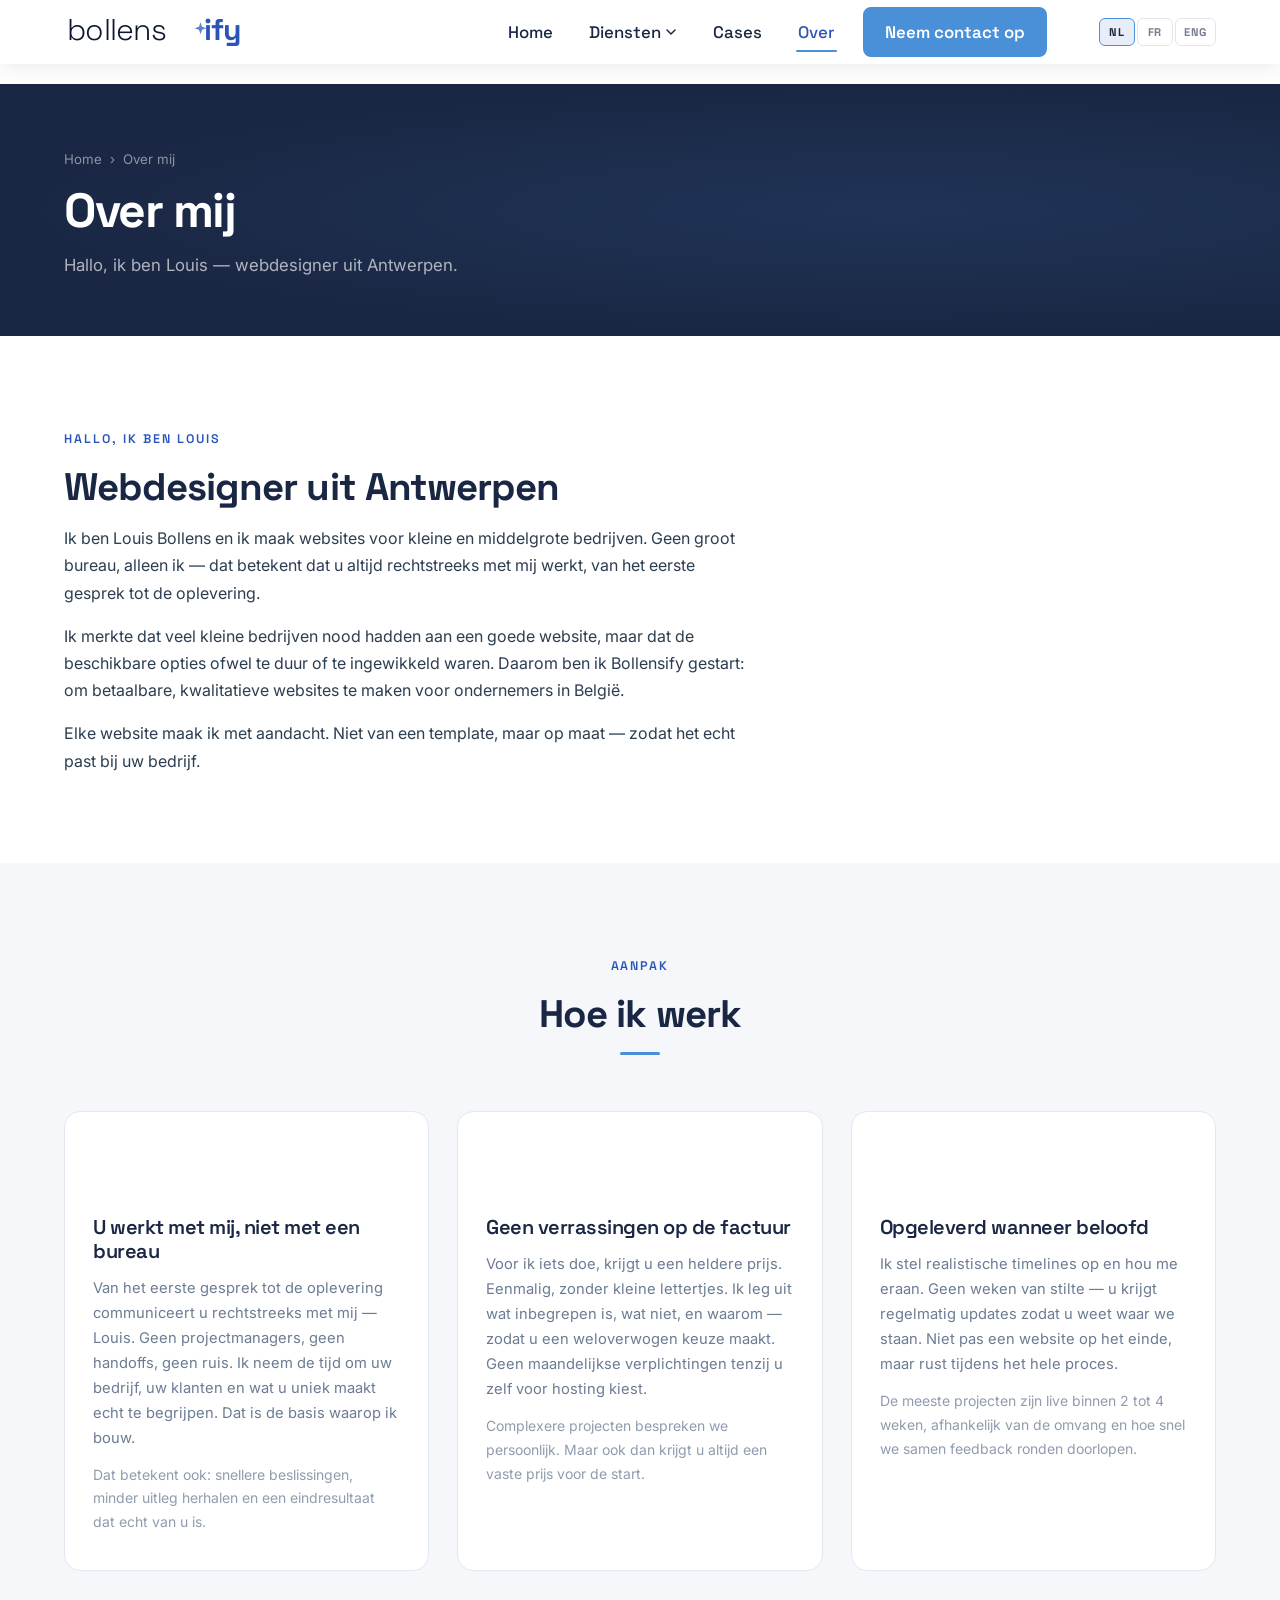
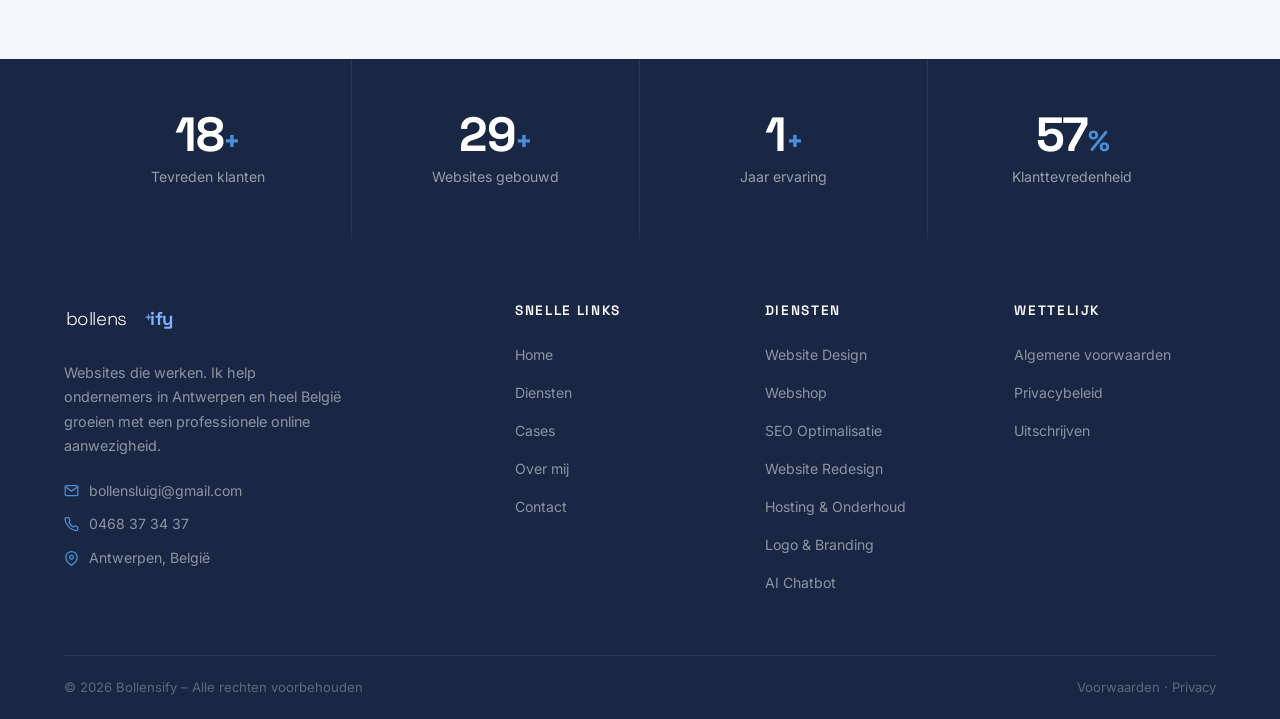
<file: over.html>
<!DOCTYPE html>
<html lang="nl">
<head>
  <meta charset="UTF-8">
  <meta name="viewport" content="width=device-width, initial-scale=1.0">
  <title>Over Bollensify – Louis Bollens | Webdesign Antwerpen</title>
  <meta name="description" content="Leer meer over Louis Bollens en Bollensify. Een webdesigner uit Antwerpen die professionele websites maakt voor kleine en middelgrote bedrijven.">
  <link rel="icon" href="data:image/svg+xml,%3Csvg xmlns='http://www.w3.org/2000/svg' viewBox='0 0 32 32'%3E%3Crect width='32' height='32' rx='7' fill='%231a2744'/%3E%3Cpath d='M16 4 L18.8 13.2 L28 16 L18.8 18.8 L16 28 L13.2 18.8 L4 16 L13.2 13.2 Z' fill='%234a90d9'/%3E%3C/svg%3E">
  <link rel="preconnect" href="https://fonts.googleapis.com">
  <link rel="preconnect" href="https://fonts.gstatic.com" crossorigin>
  <link href="https://fonts.googleapis.com/css2?family=Space+Grotesk:wght@300;400;500;600;700&family=Inter:wght@300;400;500;600&family=Lora:ital,wght@0,500;0,600;0,700;1,500&display=swap" rel="stylesheet">
  <link rel="stylesheet" href="style.css">
</head>
<body>

<nav class="nav nav-scrolled" role="navigation">
  <div class="container">
    <div class="nav-inner">
      <a href="index.html" class="nav-logo" aria-label="Bollensify – Home">
        <svg class="logo-white" width="210" height="54" viewBox="0 0 280 70" xmlns="http://www.w3.org/2000/svg" aria-hidden="true">
          <text x="4" y="46" font-family="'Space Grotesk', sans-serif" font-weight="300" font-size="40" fill="rgba(255,255,255,0.92)" letter-spacing="-1">bollens</text>
          <text x="186" y="46" font-family="'Space Grotesk', sans-serif" font-weight="700" font-size="40" fill="rgba(255,255,255,1)" letter-spacing="-1">ify</text>
          <path d="M 180 28 L 182 22 L 184 28 L 190 30 L 184 32 L 182 38 L 180 32 L 174 30 Z" fill="rgba(255,255,255,0.85)"/>
        </svg>
        <svg class="logo-dark" width="210" height="54" viewBox="0 0 280 70" xmlns="http://www.w3.org/2000/svg" aria-hidden="true">
          <text x="4" y="46" font-family="'Space Grotesk', sans-serif" font-weight="300" font-size="40" fill="#0d1530" letter-spacing="-1">bollens</text>
          <text x="186" y="46" font-family="'Space Grotesk', sans-serif" font-weight="700" font-size="40" fill="#2a55b8" letter-spacing="-1">ify</text>
          <path d="M 180 28 L 182 22 L 184 28 L 190 30 L 184 32 L 182 38 L 180 32 L 174 30 Z" fill="#3d6bca" opacity="0.85"/>
        </svg>
      </a>
      <button class="nav-toggle" aria-label="Menu openen" aria-expanded="false"><span></span><span></span><span></span></button>
      <ul class="nav-links">
        <li><a href="index.html" data-i18n="nav.home">Home</a></li>
        <li class="has-dropdown">
          <a href="diensten.html" class="dropdown-toggle">
            <span data-i18n="nav.services">Diensten</span>
            <svg width="12" height="12" viewBox="0 0 12 12" fill="none" aria-hidden="true"><path d="M2 4l4 4 4-4" stroke="currentColor" stroke-width="1.5" stroke-linecap="round" stroke-linejoin="round"/></svg>
          </a>
          <ul class="dropdown">
            <li><a href="diensten.html#website-design" data-i18n="nav.svc.design">Website Design</a></li>
            <li><a href="diensten.html#webshop" data-i18n="nav.svc.webshop">Webshop</a></li>
            <li><a href="diensten.html#seo" data-i18n="nav.svc.seo">SEO Optimalisatie</a></li>
            <li><a href="diensten.html#redesign" data-i18n="nav.svc.redesign">Website Redesign</a></li>
            <li><a href="diensten.html#hosting" data-i18n="nav.svc.hosting">Hosting &amp; Onderhoud</a></li>
            <li><a href="diensten.html#branding" data-i18n="nav.svc.branding">Logo &amp; Branding</a></li>
            <li><a href="diensten.html#chatbot" data-i18n="nav.svc.chatbot">AI Chatbot</a></li>
          </ul>
        </li>
        <li><a href="cases.html" data-i18n="nav.portfolio">Cases</a></li>
        <li><a href="over.html" class="active" data-i18n="nav.about">Over</a></li>
        <li><a href="contact.html" class="nav-cta" data-i18n="nav.contact">Neem contact op</a></li>
      </ul>
      <div class="lang-switcher">
        <button class="lang-btn active" data-lang="nl" aria-label="Nederlands">
          NL
        </button>
        <button class="lang-btn" data-lang="fr" aria-label="Français">
          FR
        </button>
        <button class="lang-btn" data-lang="en" aria-label="English">
          ENG
        </button>
      </div>
    </div>
  </div>
</nav>

<div class="page-hero">
  <div class="container">
    <div class="page-hero-content">
      <div class="page-hero-breadcrumb"><a href="index.html" data-i18n="nav.home">Home</a> › <span data-i18n="footer.aboutme">Over mij</span></div>
      <h1 data-i18n="footer.aboutme">Over mij</h1>
      <p class="page-hero-sub" data-i18n="over.hero.sub">Hallo, ik ben Louis — webdesigner uit Antwerpen.</p>
    </div>
  </div>
</div>

<!-- Verhaal -->
<section class="section">
  <div class="container">
    <div class="fade-in" style="max-width: 680px;">
      <span class="section-eyebrow" data-i18n="over.eyebrow">Hallo, ik ben Louis</span>
      <h2 class="section-title" data-i18n="over.h2">Webdesigner uit Antwerpen</h2>
      <p data-i18n="over.p1">Ik ben Louis Bollens en ik maak websites voor kleine en middelgrote bedrijven. Geen groot bureau, alleen ik — dat betekent dat u altijd rechtstreeks met mij werkt, van het eerste gesprek tot de oplevering.</p>
      <p data-i18n="over.p2">Ik merkte dat veel kleine bedrijven nood hadden aan een goede website, maar dat de beschikbare opties ofwel te duur of te ingewikkeld waren. Daarom ben ik Bollensify gestart: om betaalbare, kwalitatieve websites te maken voor ondernemers in België.</p>
      <p data-i18n="over.p3">Elke website maak ik met aandacht. Niet van een template, maar op maat — zodat het echt past bij uw bedrijf.</p>
    </div>
  </div>
</section>

<!-- Aanpak -->
<section class="section section-grey">
  <div class="container">
    <div class="section-header fade-in">
      <span class="section-eyebrow" data-i18n="over.approach.eyebrow">Aanpak</span>
      <h2 class="section-title" data-i18n="over.approach.h2">Hoe ik werk</h2>
      <span class="title-accent"></span>
    </div>
    <div class="values-grid">
      <div class="value-card fade-in">
        <div class="value-icon">
          <svg width="28" height="28" viewBox="0 0 24 24" fill="none" stroke="currentColor" stroke-width="1.6" stroke-linecap="round" stroke-linejoin="round"><path d="M20 21v-2a4 4 0 0 0-4-4H8a4 4 0 0 0-4 4v2"/><circle cx="12" cy="7" r="4"/></svg>
        </div>
        <h3 data-i18n="over.v1.title">U werkt met mij, niet met een bureau</h3>
        <p data-i18n="over.v1.p">Van het eerste gesprek tot de oplevering communiceert u rechtstreeks met mij — Louis. Geen projectmanagers, geen handoffs, geen ruis. Ik neem de tijd om uw bedrijf, uw klanten en wat u uniek maakt echt te begrijpen. Dat is de basis waarop ik bouw.</p>
        <p data-i18n="over.v1.p2" style="margin-top:0.75rem; font-size:0.875rem; opacity:0.75;">Dat betekent ook: snellere beslissingen, minder uitleg herhalen en een eindresultaat dat echt van u is.</p>
      </div>
      <div class="value-card fade-in fade-in-d1">
        <div class="value-icon">
          <svg width="28" height="28" viewBox="0 0 24 24" fill="none" stroke="currentColor" stroke-width="1.6" stroke-linecap="round" stroke-linejoin="round"><rect x="2" y="5" width="20" height="14" rx="2"/><line x1="2" y1="10" x2="22" y2="10"/></svg>
        </div>
        <h3 data-i18n="over.v2.title">Geen verrassingen op de factuur</h3>
        <p data-i18n="over.v2.p">Voor ik iets doe, krijgt u een heldere prijs. Eenmalig, zonder kleine lettertjes. Ik leg uit wat inbegrepen is, wat niet, en waarom — zodat u een weloverwogen keuze maakt. Geen maandelijkse verplichtingen tenzij u zelf voor hosting kiest.</p>
        <p data-i18n="over.v2.p2" style="margin-top:0.75rem; font-size:0.875rem; opacity:0.75;">Complexere projecten bespreken we persoonlijk. Maar ook dan krijgt u altijd een vaste prijs voor de start.</p>
      </div>
      <div class="value-card fade-in fade-in-d2">
        <div class="value-icon">
          <svg width="28" height="28" viewBox="0 0 24 24" fill="none" stroke="currentColor" stroke-width="1.6" stroke-linecap="round" stroke-linejoin="round"><circle cx="12" cy="12" r="10"/><polyline points="12 6 12 12 16 14"/></svg>
        </div>
        <h3 data-i18n="over.v3.title">Opgeleverd wanneer beloofd</h3>
        <p data-i18n="over.v3.p">Ik stel realistische timelines op en hou me eraan. Geen weken van stilte — u krijgt regelmatig updates zodat u weet waar we staan. Niet pas een website op het einde, maar rust tijdens het hele proces.</p>
        <p data-i18n="over.v3.p2" style="margin-top:0.75rem; font-size:0.875rem; opacity:0.75;">De meeste projecten zijn live binnen 2 tot 4 weken, afhankelijk van de omvang en hoe snel we samen feedback ronden doorlopen.</p>
      </div>
    </div>
  </div>
</section>

<!-- Stats -->
<section class="stats-section">
  <div class="container">
    <div class="stats-grid">
      <div class="stat-item fade-in"><div class="stat-number"><span class="counter" data-target="30">0</span><span class="stat-suffix">+</span></div><div class="stat-label" data-i18n="stats.clients">Tevreden klanten</div></div>
      <div class="stat-item fade-in fade-in-d1"><div class="stat-number"><span class="counter" data-target="50">0</span><span class="stat-suffix">+</span></div><div class="stat-label" data-i18n="stats.websites">Websites gebouwd</div></div>
      <div class="stat-item fade-in fade-in-d2"><div class="stat-number"><span class="counter" data-target="2">0</span><span class="stat-suffix">+</span></div><div class="stat-label" data-i18n="stats.years">Jaar ervaring</div></div>
      <div class="stat-item fade-in fade-in-d3"><div class="stat-number"><span class="counter" data-target="98">0</span><span class="stat-suffix">%</span></div><div class="stat-label" data-i18n="stats.satisfaction">Klanttevredenheid</div></div>
    </div>
  </div>
</section>

<footer class="footer">
  <div class="container">
    <div class="footer-grid">
      <div class="footer-brand">
        <a href="index.html" aria-label="Bollensify – Home">
          <svg width="130" height="33" viewBox="0 0 280 70" xmlns="http://www.w3.org/2000/svg" aria-hidden="true"><text x="4" y="46" font-family="'Space Grotesk', sans-serif" font-weight="300" font-size="40" fill="#ffffff" letter-spacing="-1">bollens</text><text x="186" y="46" font-family="'Space Grotesk', sans-serif" font-weight="700" font-size="40" fill="#7ab3ff" letter-spacing="-1">ify</text><path d="M 180 28 L 182 22 L 184 28 L 190 30 L 184 32 L 182 38 L 180 32 L 174 30 Z" fill="#7ab3ff" opacity="0.85"/></svg>
        </a>
        <p data-i18n="footer.tagline">Websites die werken. Ik help ondernemers in Antwerpen en heel België groeien met een professionele online aanwezigheid.</p>
        <div class="footer-contact-item"><svg width="15" height="15" viewBox="0 0 24 24" fill="none" stroke="currentColor" stroke-width="2" stroke-linecap="round" stroke-linejoin="round"><path d="M4 4h16c1.1 0 2 .9 2 2v12c0 1.1-.9 2-2 2H4c-1.1 0-2-.9-2-2V6c0-1.1.9-2 2-2z"/><polyline points="22,6 12,13 2,6"/></svg><a href="mailto:bollensluigi@gmail.com">bollensluigi@gmail.com</a></div>
        <div class="footer-contact-item"><svg width="15" height="15" viewBox="0 0 24 24" fill="none" stroke="currentColor" stroke-width="2" stroke-linecap="round" stroke-linejoin="round"><path d="M22 16.92v3a2 2 0 0 1-2.18 2 19.79 19.79 0 0 1-8.63-3.07A19.5 19.5 0 0 1 4.69 12 19.79 19.79 0 0 1 1.61 3.35 2 2 0 0 1 3.59 1h3a2 2 0 0 1 2 1.72 12.84 12.84 0 0 0 .7 2.81 2 2 0 0 1-.45 2.11L8.09 9a16 16 0 0 0 6.91 6.91l.76-.76a2 2 0 0 1 2.11-.45 12.84 12.84 0 0 0 2.81.7A2 2 0 0 1 22 16.92z"/></svg><a href="tel:0468373437">0468 37 34 37</a></div>
        <div class="footer-contact-item"><svg width="15" height="15" viewBox="0 0 24 24" fill="none" stroke="currentColor" stroke-width="2" stroke-linecap="round" stroke-linejoin="round"><path d="M21 10c0 7-9 13-9 13s-9-6-9-13a9 9 0 0 1 18 0z"/><circle cx="12" cy="10" r="3"/></svg><span data-i18n="footer.location">Antwerpen, België</span></div>
      </div>
      <div class="footer-col">
        <h4 data-i18n="footer.links">Snelle links</h4>
        <ul>
          <li><a href="index.html" data-i18n="nav.home">Home</a></li>
          <li><a href="diensten.html" data-i18n="nav.services">Diensten</a></li>
          <li><a href="cases.html" data-i18n="nav.portfolio">Cases</a></li>
          <li><a href="over.html" data-i18n="footer.aboutme">Over mij</a></li>
          <li><a href="contact.html" data-i18n="footer.contact">Contact</a></li>
        </ul>
      </div>
      <div class="footer-col">
        <h4 data-i18n="nav.services">Diensten</h4>
        <ul>
          <li><a href="diensten.html#website-design" data-i18n="nav.svc.design">Website Design</a></li>
          <li><a href="diensten.html#webshop" data-i18n="nav.svc.webshop">Webshop</a></li>
          <li><a href="diensten.html#seo" data-i18n="nav.svc.seo">SEO Optimalisatie</a></li>
          <li><a href="diensten.html#redesign" data-i18n="nav.svc.redesign">Website Redesign</a></li>
          <li><a href="diensten.html#hosting" data-i18n="nav.svc.hosting">Hosting &amp; Onderhoud</a></li>
          <li><a href="diensten.html#branding" data-i18n="nav.svc.branding">Logo &amp; Branding</a></li>
          <li><a href="diensten.html#chatbot" data-i18n="nav.svc.chatbot">AI Chatbot</a></li>
        </ul>
      </div>
      <div class="footer-col">
        <h4 data-i18n="footer.legal">Wettelijk</h4>
        <ul>
          <li><a href="voorwaarden.html" data-i18n="footer.terms">Algemene voorwaarden</a></li>
          <li><a href="privacy.html" data-i18n="footer.privacy">Privacybeleid</a></li>
          <li><a href="unsubscribe.html" data-i18n="footer.unsub">Uitschrijven</a></li>
        </ul>
      </div>
    </div>
    <div class="footer-bottom">
      <span data-i18n="footer.copy">© 2026 Bollensify – Alle rechten voorbehouden</span>
      <span><a href="voorwaarden.html" data-i18n="footer.terms">Voorwaarden</a> · <a href="privacy.html" data-i18n="footer.privacy">Privacy</a></span>
    </div>
  </div>
</footer>
<script src="script.js"></script>

<script>
const TRANSLATIONS = {
  nl: {
    'nav.home': 'Home',
    'nav.services': 'Diensten',
    'nav.portfolio': 'Cases',
    'nav.about': 'Over',
    'nav.contact': 'Neem contact op',
    'nav.svc.design': 'Website Design',
    'nav.svc.webshop': 'Webshop',
    'nav.svc.seo': 'SEO Optimalisatie',
    'nav.svc.redesign': 'Website Redesign',
    'nav.svc.hosting': 'Hosting & Onderhoud',
    'nav.svc.branding': 'Logo & Branding',
    'nav.svc.chatbot': 'AI Chatbot',
    'footer.tagline': 'Websites die werken. Ik help ondernemers in Antwerpen en heel België groeien met een professionele online aanwezigheid.',
    'footer.location': 'Antwerpen, België',
    'footer.links': 'Snelle links',
    'footer.aboutme': 'Over mij',
    'footer.contact': 'Contact',
    'footer.legal': 'Wettelijk',
    'footer.terms': 'Algemene voorwaarden',
    'footer.privacy': 'Privacybeleid',
    'footer.unsub': 'Uitschrijven',
    'footer.copy': '© 2026 Bollensify – Alle rechten voorbehouden',
    'stats.clients': 'Tevreden klanten',
    'stats.websites': 'Websites gebouwd',
    'stats.years': 'Jaar ervaring',
    'stats.satisfaction': 'Klanttevredenheid',
    'over.hero.sub': 'Hallo, ik ben Louis — webdesigner uit Antwerpen.',
    'over.eyebrow': 'Hallo, ik ben Louis',
    'over.h2': 'Webdesigner uit Antwerpen',
    'over.p1': 'Ik ben Louis Bollens en ik maak websites voor kleine en middelgrote bedrijven. Geen groot bureau, alleen ik — dat betekent dat u altijd rechtstreeks met mij werkt, van het eerste gesprek tot de oplevering.',
    'over.p2': 'Ik merkte dat veel kleine bedrijven nood hadden aan een goede website, maar dat de beschikbare opties ofwel te duur of te ingewikkeld waren. Daarom ben ik Bollensify gestart: om betaalbare, kwalitatieve websites te maken voor ondernemers in België.',
    'over.p3': 'Elke website maak ik met aandacht. Niet van een template, maar op maat — zodat het echt past bij uw bedrijf.',
    'over.approach.eyebrow': 'Aanpak',
    'over.approach.h2': 'Hoe ik werk',
    'over.v1.title': 'U werkt met mij, niet met een bureau',
    'over.v1.p': 'Van het eerste gesprek tot de oplevering communiceert u rechtstreeks met mij — Louis. Geen projectmanagers, geen handoffs, geen ruis. Ik neem de tijd om uw bedrijf, uw klanten en wat u uniek maakt echt te begrijpen. Dat is de basis waarop ik bouw.',
    'over.v1.p2': 'Dat betekent ook: snellere beslissingen, minder uitleg herhalen en een eindresultaat dat echt van u is.',
    'over.v2.title': 'Geen verrassingen op de factuur',
    'over.v2.p': 'Voor ik iets doe, krijgt u een heldere prijs. Eenmalig, zonder kleine lettertjes. Ik leg uit wat inbegrepen is, wat niet, en waarom — zodat u een weloverwogen keuze maakt. Geen maandelijkse verplichtingen tenzij u zelf voor hosting kiest.',
    'over.v2.p2': 'Complexere projecten bespreken we persoonlijk. Maar ook dan krijgt u altijd een vaste prijs voor de start.',
    'over.v3.title': 'Opgeleverd wanneer beloofd',
    'over.v3.p': 'Ik stel realistische timelines op en hou me eraan. Geen weken van stilte — u krijgt regelmatig updates zodat u weet waar we staan. Niet pas een website op het einde, maar rust tijdens het hele proces.',
    'over.v3.p2': 'De meeste projecten zijn live binnen 2 tot 4 weken, afhankelijk van de omvang en hoe snel we samen feedback ronden doorlopen.',
  },
  fr: {
    'nav.home': 'Accueil',
    'nav.services': 'Services',
    'nav.portfolio': 'Cases',
    'nav.about': 'À propos',
    'nav.contact': 'Contactez-nous',
    'nav.svc.design': 'Conception de site',
    'nav.svc.webshop': 'Boutique en ligne',
    'nav.svc.seo': 'Optimisation SEO',
    'nav.svc.redesign': 'Refonte de site',
    'nav.svc.hosting': 'Hébergement & Maintenance',
    'nav.svc.branding': 'Logo & Identité',
    'nav.svc.chatbot': 'Chatbot IA',
    'footer.tagline': "Des sites qui travaillent. J'aide les entrepreneurs à Anvers et partout en Belgique à développer leur présence en ligne.",
    'footer.location': 'Anvers, Belgique',
    'footer.links': 'Liens rapides',
    'footer.aboutme': 'À propos',
    'footer.contact': 'Contact',
    'footer.legal': 'Légal',
    'footer.terms': 'Conditions générales',
    'footer.privacy': 'Politique de confidentialité',
    'footer.unsub': 'Se désinscrire',
    'footer.copy': '© 2026 Bollensify – Tous droits réservés',
    'stats.clients': 'Clients satisfaits',
    'stats.websites': 'Sites web créés',
    'stats.years': "Ans d'expérience",
    'stats.satisfaction': 'Satisfaction client',
    'over.hero.sub': 'Bonjour, je suis Louis — webdesigner à Anvers.',
    'over.eyebrow': 'Bonjour, je suis Louis',
    'over.h2': 'Webdesigner à Anvers',
    'over.p1': "Je suis Louis Bollens et je crée des sites web pour les petites et moyennes entreprises. Pas de grande agence, juste moi — cela signifie que vous travaillez toujours directement avec moi, du premier entretien à la livraison.",
    'over.p2': "J'ai remarqué que beaucoup de petites entreprises avaient besoin d'un bon site web, mais que les options disponibles étaient soit trop chères, soit trop compliquées. C'est pourquoi j'ai lancé Bollensify : pour créer des sites web abordables et de qualité pour les entrepreneurs en Belgique.",
    'over.p3': "Chaque site est réalisé avec soin. Pas à partir d'un template, mais sur mesure — pour qu'il corresponde vraiment à votre entreprise.",
    'over.approach.eyebrow': 'Approche',
    'over.approach.h2': 'Comment je travaille',
    'over.v1.title': 'Vous travaillez avec moi, pas avec une agence',
    'over.v1.p': "Du premier entretien jusqu'à la livraison, vous communiquez directement avec moi — Louis. Pas de chefs de projet, pas de transferts, pas d'intermédiaires. Je prends le temps de comprendre vraiment votre entreprise, vos clients et ce qui vous rend unique.",
    'over.v1.p2': "Cela signifie aussi : des décisions plus rapides, moins de répétitions et un résultat final qui vous appartient vraiment.",
    'over.v2.title': 'Pas de surprises sur la facture',
    'over.v2.p': "Avant de commencer quoi que ce soit, vous recevez un prix clair. En une seule fois, sans frais cachés. J'explique ce qui est inclus, ce qui ne l'est pas, et pourquoi — pour que vous fassiez un choix éclairé.",
    'over.v2.p2': "Les projets plus complexes se discutent en personne. Mais même dans ce cas, vous recevez toujours un prix fixe avant le démarrage.",
    'over.v3.title': 'Livré quand promis',
    'over.v3.p': "Je fixe des délais réalistes et je m'y tiens. Pas de semaines de silence — vous recevez des mises à jour régulières pour savoir où nous en sommes. Pas seulement un site web à la fin, mais la tranquillité d'esprit tout au long du processus.",
    'over.v3.p2': "La plupart des projets sont en ligne en 2 à 4 semaines, selon l'ampleur et la rapidité des retours.",
  },
  en: {
    'nav.home': 'Home',
    'nav.services': 'Services',
    'nav.portfolio': 'Cases',
    'nav.about': 'About',
    'nav.contact': 'Get in touch',
    'nav.svc.design': 'Website Design',
    'nav.svc.webshop': 'Webshop',
    'nav.svc.seo': 'SEO Optimisation',
    'nav.svc.redesign': 'Website Redesign',
    'nav.svc.hosting': 'Hosting & Maintenance',
    'nav.svc.branding': 'Logo & Branding',
    'nav.svc.chatbot': 'AI Chatbot',
    'footer.tagline': 'Websites that work. I help entrepreneurs in Antwerp and across Belgium grow with a professional online presence.',
    'footer.location': 'Antwerp, Belgium',
    'footer.links': 'Quick links',
    'footer.aboutme': 'About me',
    'footer.contact': 'Contact',
    'footer.legal': 'Legal',
    'footer.terms': 'Terms & Conditions',
    'footer.privacy': 'Privacy Policy',
    'footer.unsub': 'Unsubscribe',
    'footer.copy': '© 2026 Bollensify – All rights reserved',
    'stats.clients': 'Satisfied clients',
    'stats.websites': 'Websites built',
    'stats.years': 'Years of experience',
    'stats.satisfaction': 'Client satisfaction',
    'over.hero.sub': "Hi, I'm Louis — web designer from Antwerp.",
    'over.eyebrow': "Hi, I'm Louis",
    'over.h2': 'Web designer from Antwerp',
    'over.p1': "I'm Louis Bollens and I build websites for small and medium businesses. No big agency, just me — that means you always work directly with me, from the first conversation to delivery.",
    'over.p2': "I noticed that many small businesses needed a good website, but the available options were either too expensive or too complicated. That's why I started Bollensify: to build affordable, quality websites for entrepreneurs in Belgium.",
    'over.p3': "I build every website with care. Not from a template, but custom-made — so it truly fits your business.",
    'over.approach.eyebrow': 'Approach',
    'over.approach.h2': 'How I work',
    'over.v1.title': 'You work with me, not with an agency',
    'over.v1.p': 'From the first conversation to launch, you communicate directly with me — Louis. No project managers, no handoffs, no noise. I take the time to genuinely understand your business, your clients, and what makes you different. That understanding is the foundation I build on.',
    'over.v1.p2': 'It also means faster decisions, less repeating yourself, and an end result that truly feels like yours.',
    'over.v2.title': 'No surprises on the invoice',
    'over.v2.p': "Before I do anything, you get a clear price. One-time, no fine print. I explain what's included, what isn't, and why — so you can make an informed decision. No monthly obligations unless you choose hosting.",
    'over.v2.p2': 'More complex projects we discuss in person. But even then, you always get a fixed price before we start.',
    'over.v3.title': 'Delivered when promised',
    'over.v3.p': 'I set realistic timelines and stick to them. No weeks of silence — you get regular updates so you always know where things stand. Not just a website at the end, but peace of mind throughout the process.',
    'over.v3.p2': 'Most projects go live within 2 to 4 weeks, depending on scope and how quickly we move through feedback rounds together.',
  }
};

function applyLang(lang) {
  const t = TRANSLATIONS[lang] || TRANSLATIONS['nl'];
  document.querySelectorAll('[data-i18n]').forEach(el => {
    const v = t[el.dataset.i18n];
    if (v === undefined) return;
    const hasChildren = [...el.childNodes].some(n => n.nodeType === 1);
    if (hasChildren) {
      const textNode = [...el.childNodes].find(n => n.nodeType === 3);
      if (textNode) textNode.textContent = v;
      else el.insertBefore(document.createTextNode(v), el.firstChild);
    } else {
      el.textContent = v;
    }
  });
  document.querySelectorAll('.lang-btn').forEach(btn => {
    btn.classList.toggle('active', btn.dataset.lang === lang);
  });
  document.documentElement.lang = lang;
  try { localStorage.setItem('bollensify-lang', lang); } catch(e) {}
}

document.querySelectorAll('.lang-btn').forEach(btn => {
  btn.addEventListener('click', () => applyLang(btn.dataset.lang));
});

(function() {
  let saved = 'nl';
  try { saved = localStorage.getItem('bollensify-lang') || 'nl'; } catch(e) {}
  if (saved !== 'nl') applyLang(saved);
})();
</script>
</body>
</html>
</file>
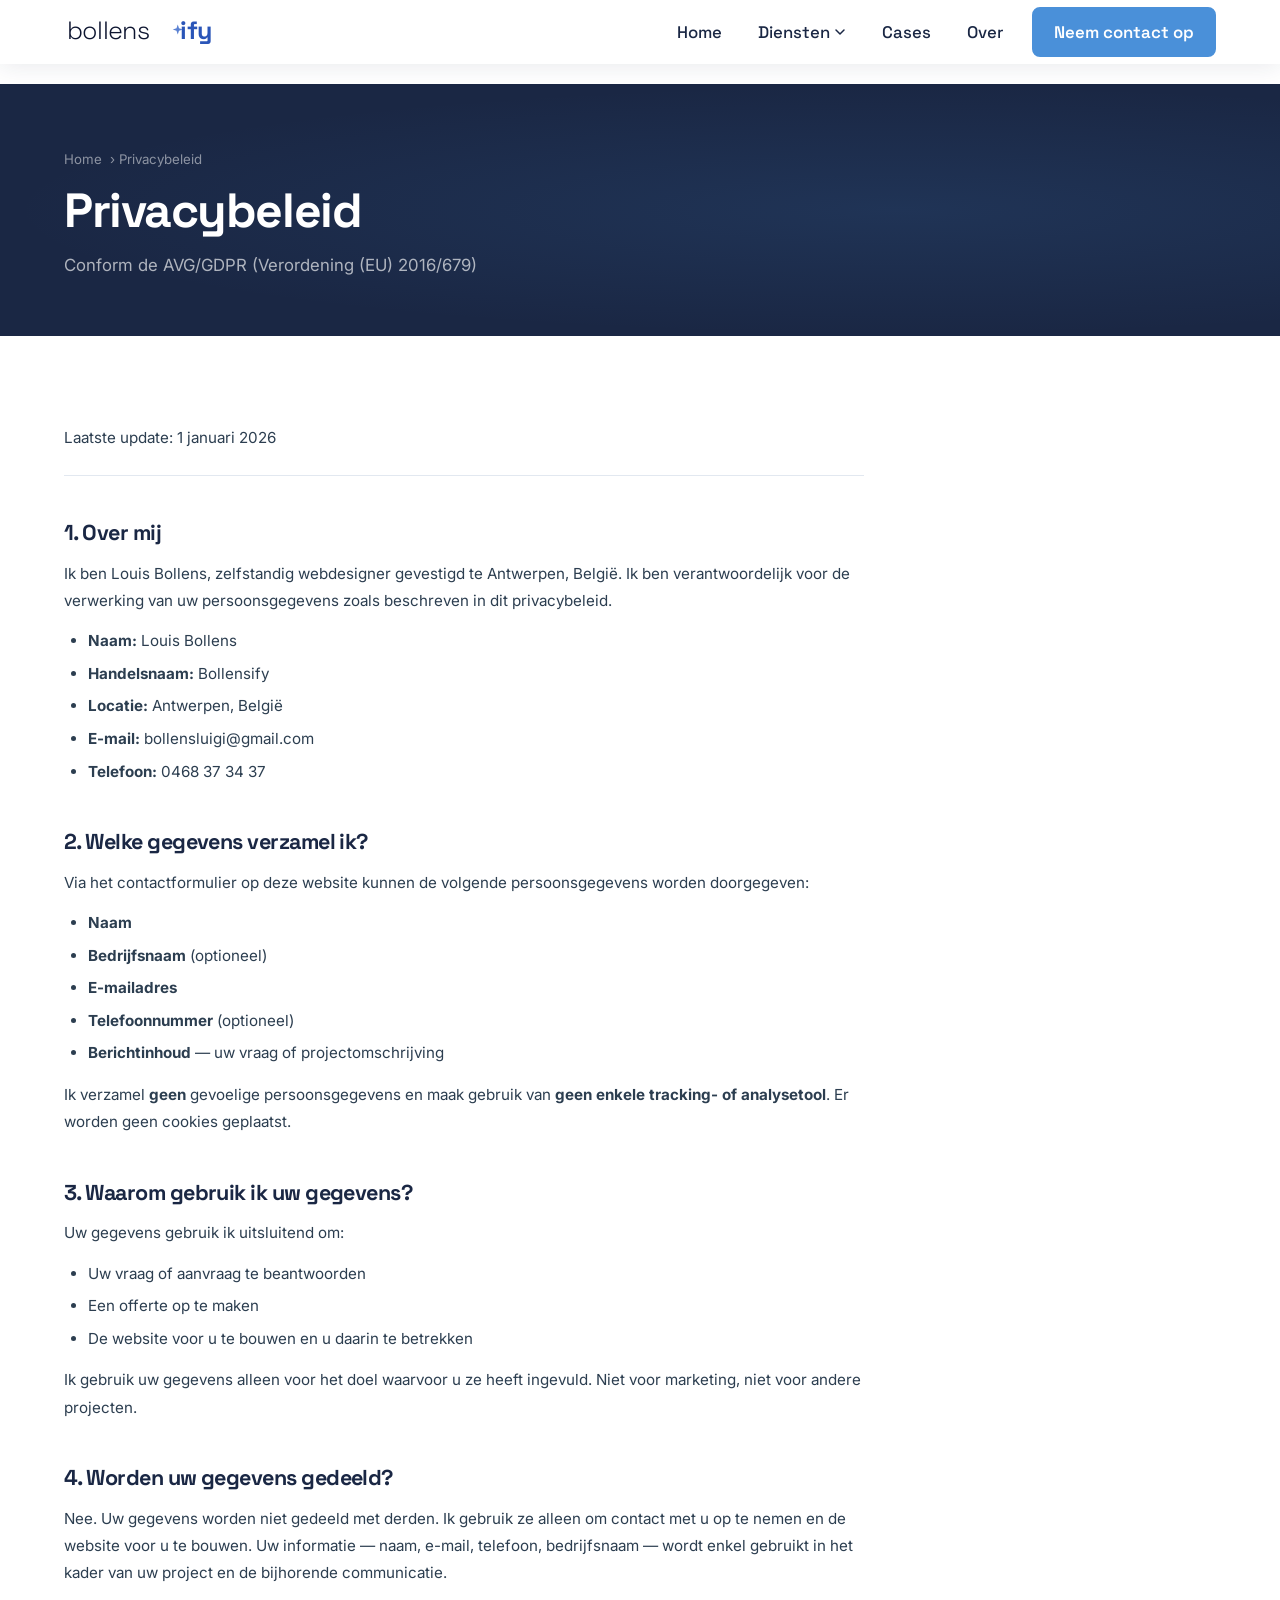
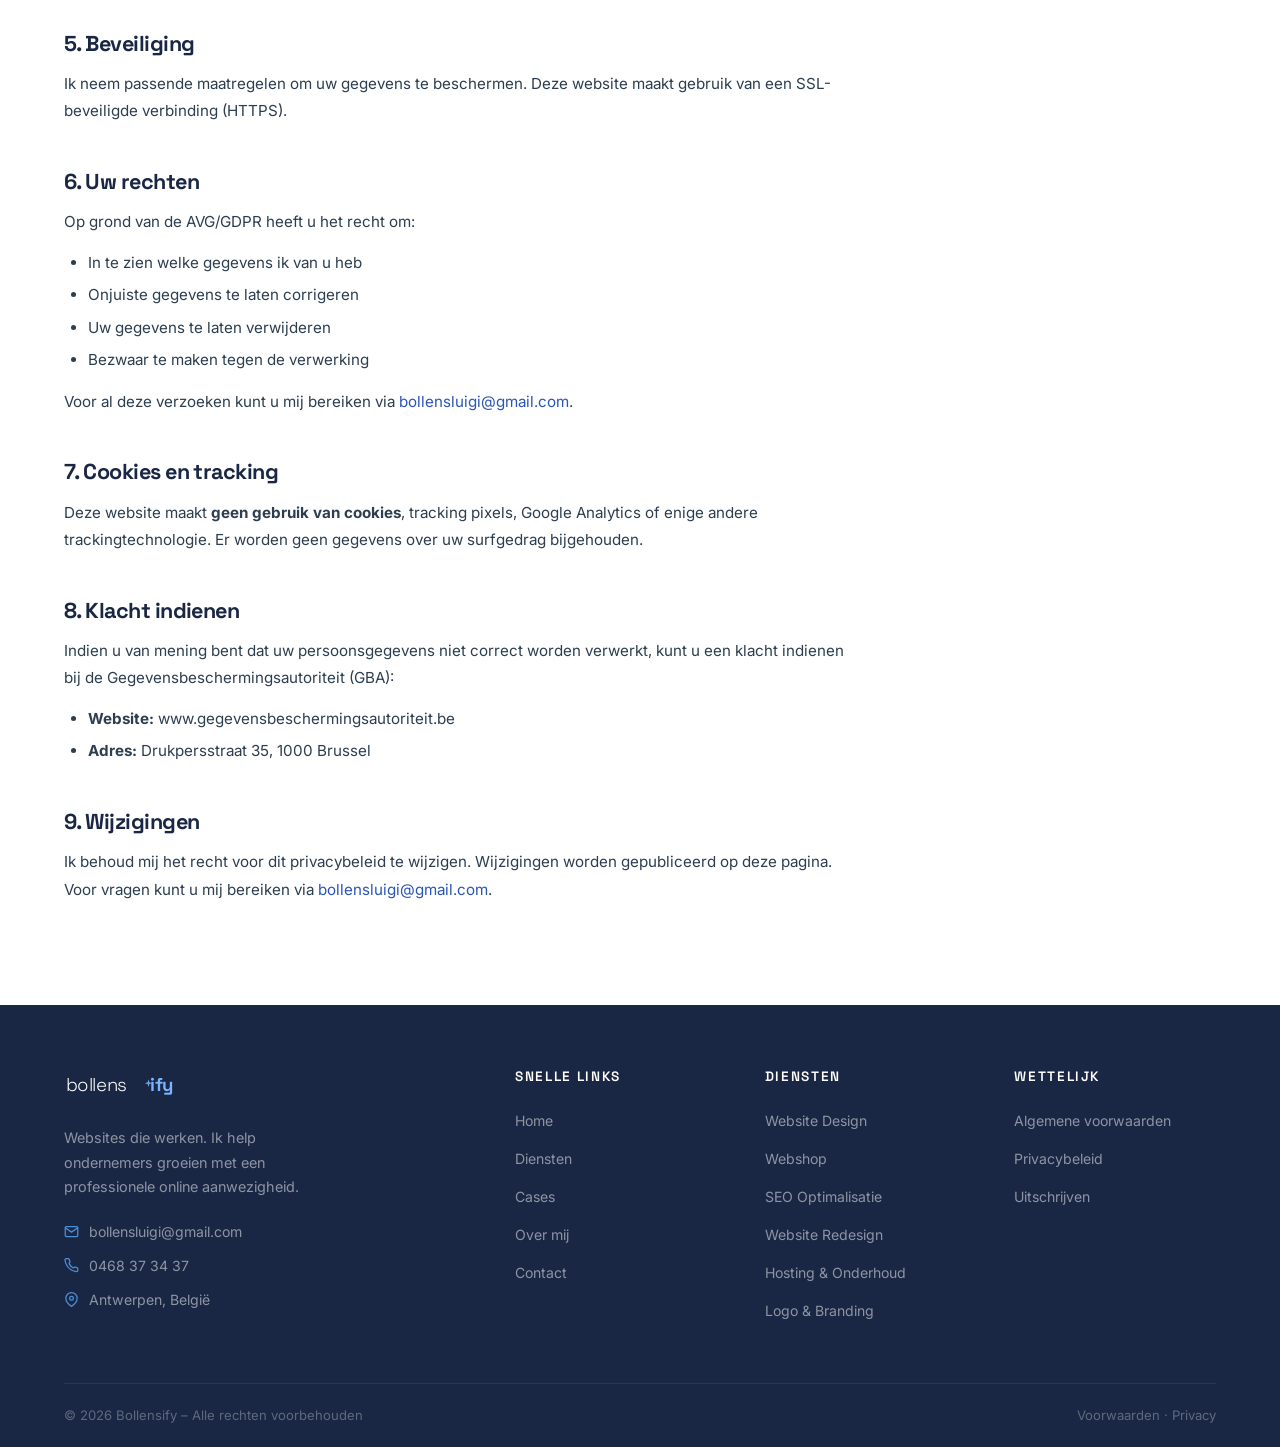
<file: privacy.html>
<!DOCTYPE html>
<html lang="nl">
<head>
  <meta charset="UTF-8">
  <meta name="viewport" content="width=device-width, initial-scale=1.0">
  <title>Privacybeleid – Bollensify Webdesign</title>
  <meta name="description" content="Privacybeleid van Bollensify conform de AVG/GDPR.">
  <link rel="icon" href="data:image/svg+xml,<svg xmlns='http://www.w3.org/2000/svg' viewBox='0 0 100 100'><text y='.9em' font-size='90'>🌐</text></svg>">
  <link rel="preconnect" href="https://fonts.googleapis.com">
  <link rel="preconnect" href="https://fonts.gstatic.com" crossorigin>
  <link href="https://fonts.googleapis.com/css2?family=Space+Grotesk:wght@300;400;500;600;700&family=Inter:wght@300;400;500;600&display=swap" rel="stylesheet">
  <link rel="stylesheet" href="style.css">
</head>
<body>

<nav class="nav nav-scrolled" role="navigation">
  <div class="container">
    <div class="nav-inner">
      <a href="index.html" class="nav-logo" aria-label="Bollensify – Home">
        <svg width="175" height="45" viewBox="0 0 280 70" xmlns="http://www.w3.org/2000/svg" aria-hidden="true">
          <text x="4" y="46" font-family="'Space Grotesk', sans-serif" font-weight="300" font-size="40" fill="#0d1530" letter-spacing="-1">bollens</text>
          <text x="186" y="46" font-family="'Space Grotesk', sans-serif" font-weight="700" font-size="40" fill="#2a55b8" letter-spacing="-1">ify</text>
          <path d="M 180 28 L 182 22 L 184 28 L 190 30 L 184 32 L 182 38 L 180 32 L 174 30 Z" fill="#3d6bca" opacity="0.85"/>
        </svg>
      </a>
      <button class="nav-toggle" aria-label="Menu openen" aria-expanded="false"><span></span><span></span><span></span></button>
      <ul class="nav-links">
        <li><a href="index.html">Home</a></li>
        <li class="has-dropdown">
          <a href="diensten.html" class="dropdown-toggle">Diensten <svg width="12" height="12" viewBox="0 0 12 12" fill="none"><path d="M2 4l4 4 4-4" stroke="currentColor" stroke-width="1.5" stroke-linecap="round" stroke-linejoin="round"/></svg></a>
          <ul class="dropdown">
            <li><a href="diensten.html#website-design">Website Design</a></li>
            <li><a href="diensten.html#webshop">Webshop</a></li>
            <li><a href="diensten.html#seo">SEO Optimalisatie</a></li>
            <li><a href="diensten.html#redesign">Website Redesign</a></li>
            <li><a href="diensten.html#hosting">Hosting &amp; Onderhoud</a></li>
            <li><a href="diensten.html#branding">Logo &amp; Branding</a></li>
          </ul>
        </li>
        <li><a href="cases.html">Cases</a></li>
        <li><a href="over.html">Over</a></li>
        <li><a href="contact.html" class="nav-cta">Neem contact op</a></li>
      </ul>
    </div>
  </div>
</nav>

<div class="page-hero">
  <div class="container">
    <div class="page-hero-content">
      <div class="page-hero-breadcrumb"><a href="index.html">Home</a> › Privacybeleid</div>
      <h1>Privacybeleid</h1>
      <p class="page-hero-sub">Conform de AVG/GDPR (Verordening (EU) 2016/679)</p>
    </div>
  </div>
</div>

<section class="section">
  <div class="container">
    <div class="legal-content">
      <p class="legal-date">Laatste update: 1 januari 2026</p>

      <h2>1. Over mij</h2>
      <p>Ik ben Louis Bollens, zelfstandig webdesigner gevestigd te Antwerpen, België. Ik ben verantwoordelijk voor de verwerking van uw persoonsgegevens zoals beschreven in dit privacybeleid.</p>
      <ul>
        <li><strong>Naam:</strong> Louis Bollens</li>
        <li><strong>Handelsnaam:</strong> Bollensify</li>
        <li><strong>Locatie:</strong> Antwerpen, België</li>
        <li><strong>E-mail:</strong> bollensluigi@gmail.com</li>
        <li><strong>Telefoon:</strong> 0468 37 34 37</li>
      </ul>

      <h2>2. Welke gegevens verzamel ik?</h2>
      <p>Via het contactformulier op deze website kunnen de volgende persoonsgegevens worden doorgegeven:</p>
      <ul>
        <li><strong>Naam</strong></li>
        <li><strong>Bedrijfsnaam</strong> (optioneel)</li>
        <li><strong>E-mailadres</strong></li>
        <li><strong>Telefoonnummer</strong> (optioneel)</li>
        <li><strong>Berichtinhoud</strong> — uw vraag of projectomschrijving</li>
      </ul>
      <p>Ik verzamel <strong>geen</strong> gevoelige persoonsgegevens en maak gebruik van <strong>geen enkele tracking- of analysetool</strong>. Er worden geen cookies geplaatst.</p>

      <h2>3. Waarom gebruik ik uw gegevens?</h2>
      <p>Uw gegevens gebruik ik uitsluitend om:</p>
      <ul>
        <li>Uw vraag of aanvraag te beantwoorden</li>
        <li>Een offerte op te maken</li>
        <li>De website voor u te bouwen en u daarin te betrekken</li>
      </ul>
      <p>Ik gebruik uw gegevens alleen voor het doel waarvoor u ze heeft ingevuld. Niet voor marketing, niet voor andere projecten.</p>

      <h2>4. Worden uw gegevens gedeeld?</h2>
      <p>Nee. Uw gegevens worden niet gedeeld met derden. Ik gebruik ze alleen om contact met u op te nemen en de website voor u te bouwen. Uw informatie — naam, e-mail, telefoon, bedrijfsnaam — wordt enkel gebruikt in het kader van uw project en de bijhorende communicatie.</p>

      <h2>5. Beveiliging</h2>
      <p>Ik neem passende maatregelen om uw gegevens te beschermen. Deze website maakt gebruik van een SSL-beveiligde verbinding (HTTPS).</p>

      <h2>6. Uw rechten</h2>
      <p>Op grond van de AVG/GDPR heeft u het recht om:</p>
      <ul>
        <li>In te zien welke gegevens ik van u heb</li>
        <li>Onjuiste gegevens te laten corrigeren</li>
        <li>Uw gegevens te laten verwijderen</li>
        <li>Bezwaar te maken tegen de verwerking</li>
      </ul>
      <p>Voor al deze verzoeken kunt u mij bereiken via <a href="mailto:bollensluigi@gmail.com" style="color: var(--blue-dark);">bollensluigi@gmail.com</a>.</p>

      <h2>7. Cookies en tracking</h2>
      <p>Deze website maakt <strong>geen gebruik van cookies</strong>, tracking pixels, Google Analytics of enige andere trackingtechnologie. Er worden geen gegevens over uw surfgedrag bijgehouden.</p>

      <h2>8. Klacht indienen</h2>
      <p>Indien u van mening bent dat uw persoonsgegevens niet correct worden verwerkt, kunt u een klacht indienen bij de Gegevensbeschermingsautoriteit (GBA):</p>
      <ul>
        <li><strong>Website:</strong> www.gegevensbeschermingsautoriteit.be</li>
        <li><strong>Adres:</strong> Drukpersstraat 35, 1000 Brussel</li>
      </ul>

      <h2>9. Wijzigingen</h2>
      <p>Ik behoud mij het recht voor dit privacybeleid te wijzigen. Wijzigingen worden gepubliceerd op deze pagina. Voor vragen kunt u mij bereiken via <a href="mailto:bollensluigi@gmail.com" style="color: var(--blue-dark);">bollensluigi@gmail.com</a>.</p>
    </div>
  </div>
</section>

<footer class="footer">
  <div class="container">
    <div class="footer-grid">
      <div class="footer-brand">
        <a href="index.html"><svg width="130" height="33" viewBox="0 0 280 70" xmlns="http://www.w3.org/2000/svg" aria-hidden="true"><text x="4" y="46" font-family="'Space Grotesk', sans-serif" font-weight="300" font-size="40" fill="#ffffff" letter-spacing="-1">bollens</text><text x="186" y="46" font-family="'Space Grotesk', sans-serif" font-weight="700" font-size="40" fill="#7ab3ff" letter-spacing="-1">ify</text><path d="M 180 28 L 182 22 L 184 28 L 190 30 L 184 32 L 182 38 L 180 32 L 174 30 Z" fill="#7ab3ff" opacity="0.85"/></svg></a>
        <p>Websites die werken. Ik help ondernemers groeien met een professionele online aanwezigheid.</p>
        <div class="footer-contact-item"><svg width="15" height="15" viewBox="0 0 24 24" fill="none" stroke="currentColor" stroke-width="2" stroke-linecap="round" stroke-linejoin="round"><path d="M4 4h16c1.1 0 2 .9 2 2v12c0 1.1-.9 2-2 2H4c-1.1 0-2-.9-2-2V6c0-1.1.9-2 2-2z"/><polyline points="22,6 12,13 2,6"/></svg><a href="mailto:bollensluigi@gmail.com">bollensluigi@gmail.com</a></div>
        <div class="footer-contact-item"><svg width="15" height="15" viewBox="0 0 24 24" fill="none" stroke="currentColor" stroke-width="2" stroke-linecap="round" stroke-linejoin="round"><path d="M22 16.92v3a2 2 0 0 1-2.18 2 19.79 19.79 0 0 1-8.63-3.07A19.5 19.5 0 0 1 4.69 12 19.79 19.79 0 0 1 1.61 3.35 2 2 0 0 1 3.59 1h3a2 2 0 0 1 2 1.72 12.84 12.84 0 0 0 .7 2.81 2 2 0 0 1-.45 2.11L8.09 9a16 16 0 0 0 6.91 6.91l.76-.76a2 2 0 0 1 2.11-.45 12.84 12.84 0 0 0 2.81.7A2 2 0 0 1 22 16.92z"/></svg><a href="tel:0468373437">0468 37 34 37</a></div>
        <div class="footer-contact-item"><svg width="15" height="15" viewBox="0 0 24 24" fill="none" stroke="currentColor" stroke-width="2" stroke-linecap="round" stroke-linejoin="round"><path d="M21 10c0 7-9 13-9 13s-9-6-9-13a9 9 0 0 1 18 0z"/><circle cx="12" cy="10" r="3"/></svg><span>Antwerpen, België</span></div>
      </div>
      <div class="footer-col"><h4>Snelle links</h4><ul><li><a href="index.html">Home</a></li><li><a href="diensten.html">Diensten</a></li><li><a href="cases.html">Cases</a></li><li><a href="over.html">Over mij</a></li><li><a href="contact.html">Contact</a></li></ul></div>
      <div class="footer-col"><h4>Diensten</h4><ul><li><a href="diensten.html#website-design">Website Design</a></li><li><a href="diensten.html#webshop">Webshop</a></li><li><a href="diensten.html#seo">SEO Optimalisatie</a></li><li><a href="diensten.html#redesign">Website Redesign</a></li><li><a href="diensten.html#hosting">Hosting &amp; Onderhoud</a></li><li><a href="diensten.html#branding">Logo &amp; Branding</a></li></ul></div>
      <div class="footer-col"><h4>Wettelijk</h4><ul><li><a href="voorwaarden.html">Algemene voorwaarden</a></li><li><a href="privacy.html">Privacybeleid</a></li><li><a href="unsubscribe.html">Uitschrijven</a></li></ul></div>
    </div>
    <div class="footer-bottom">
      <span>© 2026 Bollensify – Alle rechten voorbehouden</span>
      <span><a href="voorwaarden.html">Voorwaarden</a> · <a href="privacy.html">Privacy</a></span>
    </div>
  </div>
</footer>
<script src="script.js"></script>
</body>
</html>
</file>
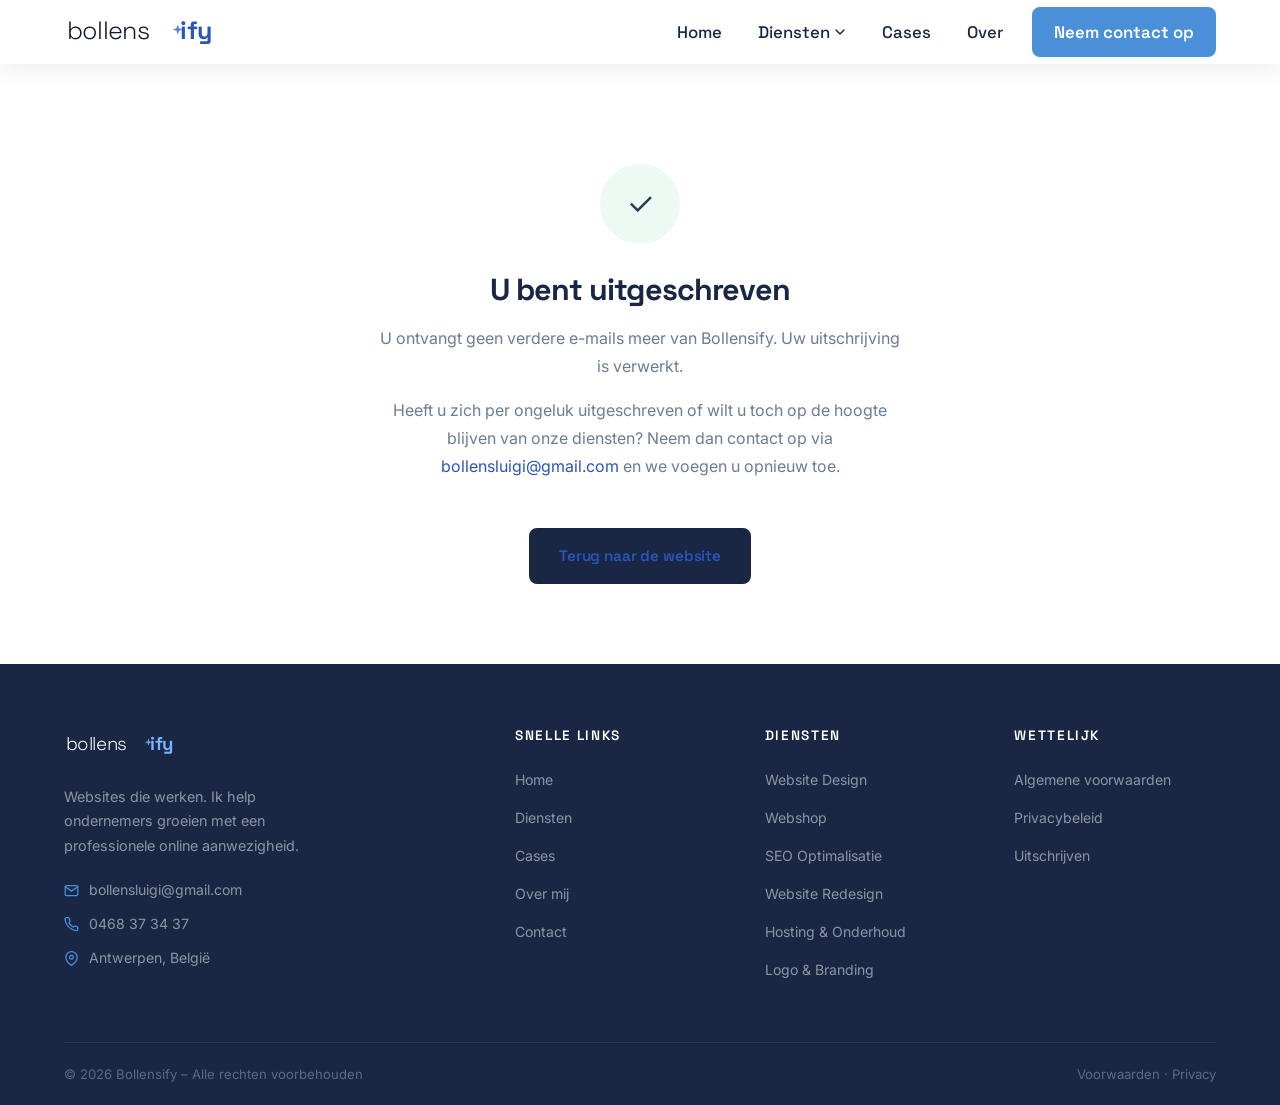
<file: unsubscribe.html>
<!DOCTYPE html>
<html lang="nl">
<head>
  <meta charset="UTF-8">
  <meta name="viewport" content="width=device-width, initial-scale=1.0">
  <title>Uitgeschreven – Bollensify Webdesign</title>
  <meta name="description" content="U bent succesvol uitgeschreven van de e-maillijst van Bollensify.">
  <meta name="robots" content="noindex, nofollow">
  <link rel="icon" href="data:image/svg+xml,<svg xmlns='http://www.w3.org/2000/svg' viewBox='0 0 100 100'><text y='.9em' font-size='90'>🌐</text></svg>">
  <link rel="preconnect" href="https://fonts.googleapis.com">
  <link rel="preconnect" href="https://fonts.gstatic.com" crossorigin>
  <link href="https://fonts.googleapis.com/css2?family=Space+Grotesk:wght@300;400;500;600;700&family=Inter:wght@300;400;500;600&display=swap" rel="stylesheet">
  <link rel="stylesheet" href="style.css">
</head>
<body>

<nav class="nav nav-scrolled" role="navigation">
  <div class="container">
    <div class="nav-inner">
      <a href="index.html" class="nav-logo" aria-label="Bollensify – Home">
        <svg width="175" height="45" viewBox="0 0 280 70" xmlns="http://www.w3.org/2000/svg" aria-hidden="true">
          <text x="4" y="46" font-family="'Space Grotesk', sans-serif" font-weight="300" font-size="40" fill="#0d1530" letter-spacing="-1">bollens</text>
          <text x="186" y="46" font-family="'Space Grotesk', sans-serif" font-weight="700" font-size="40" fill="#2a55b8" letter-spacing="-1">ify</text>
          <path d="M 180 28 L 182 22 L 184 28 L 190 30 L 184 32 L 182 38 L 180 32 L 174 30 Z" fill="#3d6bca" opacity="0.85"/>
        </svg>
      </a>
      <button class="nav-toggle" aria-label="Menu openen" aria-expanded="false"><span></span><span></span><span></span></button>
      <ul class="nav-links">
        <li><a href="index.html">Home</a></li>
        <li class="has-dropdown">
          <a href="diensten.html" class="dropdown-toggle">Diensten <svg width="12" height="12" viewBox="0 0 12 12" fill="none"><path d="M2 4l4 4 4-4" stroke="currentColor" stroke-width="1.5" stroke-linecap="round" stroke-linejoin="round"/></svg></a>
          <ul class="dropdown">
            <li><a href="diensten.html#website-design">Website Design</a></li>
            <li><a href="diensten.html#webshop">Webshop</a></li>
            <li><a href="diensten.html#seo">SEO Optimalisatie</a></li>
            <li><a href="diensten.html#redesign">Website Redesign</a></li>
            <li><a href="diensten.html#hosting">Hosting &amp; Onderhoud</a></li>
            <li><a href="diensten.html#branding">Logo &amp; Branding</a></li>
          </ul>
        </li>
        <li><a href="cases.html">Cases</a></li>
        <li><a href="over.html">Over</a></li>
        <li><a href="contact.html" class="nav-cta">Neem contact op</a></li>
      </ul>
    </div>
  </div>
</nav>

<div class="unsubscribe-wrap">
  <div class="unsubscribe-box">
    <div class="unsubscribe-icon">✓</div>
    <h1>U bent uitgeschreven</h1>
    <p>U ontvangt geen verdere e-mails meer van Bollensify. Uw uitschrijving is verwerkt.</p>
    <p style="margin-top: 12px;">Heeft u zich per ongeluk uitgeschreven of wilt u toch op de hoogte blijven van onze diensten? Neem dan contact op via <a href="mailto:bollensluigi@gmail.com">bollensluigi@gmail.com</a> en we voegen u opnieuw toe.</p>
    <a href="index.html" class="btn btn-primary" style="margin-top: 32px;">Terug naar de website</a>
  </div>
</div>

<footer class="footer">
  <div class="container">
    <div class="footer-grid">
      <div class="footer-brand">
        <a href="index.html"><svg width="130" height="33" viewBox="0 0 280 70" xmlns="http://www.w3.org/2000/svg" aria-hidden="true"><text x="4" y="46" font-family="'Space Grotesk', sans-serif" font-weight="300" font-size="40" fill="#ffffff" letter-spacing="-1">bollens</text><text x="186" y="46" font-family="'Space Grotesk', sans-serif" font-weight="700" font-size="40" fill="#7ab3ff" letter-spacing="-1">ify</text><path d="M 180 28 L 182 22 L 184 28 L 190 30 L 184 32 L 182 38 L 180 32 L 174 30 Z" fill="#7ab3ff" opacity="0.85"/></svg></a>
        <p>Websites die werken. Ik help ondernemers groeien met een professionele online aanwezigheid.</p>
        <div class="footer-contact-item"><svg width="15" height="15" viewBox="0 0 24 24" fill="none" stroke="currentColor" stroke-width="2" stroke-linecap="round" stroke-linejoin="round"><path d="M4 4h16c1.1 0 2 .9 2 2v12c0 1.1-.9 2-2 2H4c-1.1 0-2-.9-2-2V6c0-1.1.9-2 2-2z"/><polyline points="22,6 12,13 2,6"/></svg><a href="mailto:bollensluigi@gmail.com">bollensluigi@gmail.com</a></div>
        <div class="footer-contact-item"><svg width="15" height="15" viewBox="0 0 24 24" fill="none" stroke="currentColor" stroke-width="2" stroke-linecap="round" stroke-linejoin="round"><path d="M22 16.92v3a2 2 0 0 1-2.18 2 19.79 19.79 0 0 1-8.63-3.07A19.5 19.5 0 0 1 4.69 12 19.79 19.79 0 0 1 1.61 3.35 2 2 0 0 1 3.59 1h3a2 2 0 0 1 2 1.72 12.84 12.84 0 0 0 .7 2.81 2 2 0 0 1-.45 2.11L8.09 9a16 16 0 0 0 6.91 6.91l.76-.76a2 2 0 0 1 2.11-.45 12.84 12.84 0 0 0 2.81.7A2 2 0 0 1 22 16.92z"/></svg><a href="tel:0468373437">0468 37 34 37</a></div>
        <div class="footer-contact-item"><svg width="15" height="15" viewBox="0 0 24 24" fill="none" stroke="currentColor" stroke-width="2" stroke-linecap="round" stroke-linejoin="round"><path d="M21 10c0 7-9 13-9 13s-9-6-9-13a9 9 0 0 1 18 0z"/><circle cx="12" cy="10" r="3"/></svg><span>Antwerpen, België</span></div>
      </div>
      <div class="footer-col"><h4>Snelle links</h4><ul><li><a href="index.html">Home</a></li><li><a href="diensten.html">Diensten</a></li><li><a href="cases.html">Cases</a></li><li><a href="over.html">Over mij</a></li><li><a href="contact.html">Contact</a></li></ul></div>
      <div class="footer-col"><h4>Diensten</h4><ul><li><a href="diensten.html#website-design">Website Design</a></li><li><a href="diensten.html#webshop">Webshop</a></li><li><a href="diensten.html#seo">SEO Optimalisatie</a></li><li><a href="diensten.html#redesign">Website Redesign</a></li><li><a href="diensten.html#hosting">Hosting &amp; Onderhoud</a></li><li><a href="diensten.html#branding">Logo &amp; Branding</a></li></ul></div>
      <div class="footer-col"><h4>Wettelijk</h4><ul><li><a href="voorwaarden.html">Algemene voorwaarden</a></li><li><a href="privacy.html">Privacybeleid</a></li><li><a href="unsubscribe.html">Uitschrijven</a></li></ul></div>
    </div>
    <div class="footer-bottom">
      <span>© 2026 Bollensify – Alle rechten voorbehouden</span>
      <span><a href="voorwaarden.html">Voorwaarden</a> · <a href="privacy.html">Privacy</a></span>
    </div>
  </div>
</footer>
<script src="script.js"></script>
</body>
</html>
</file>
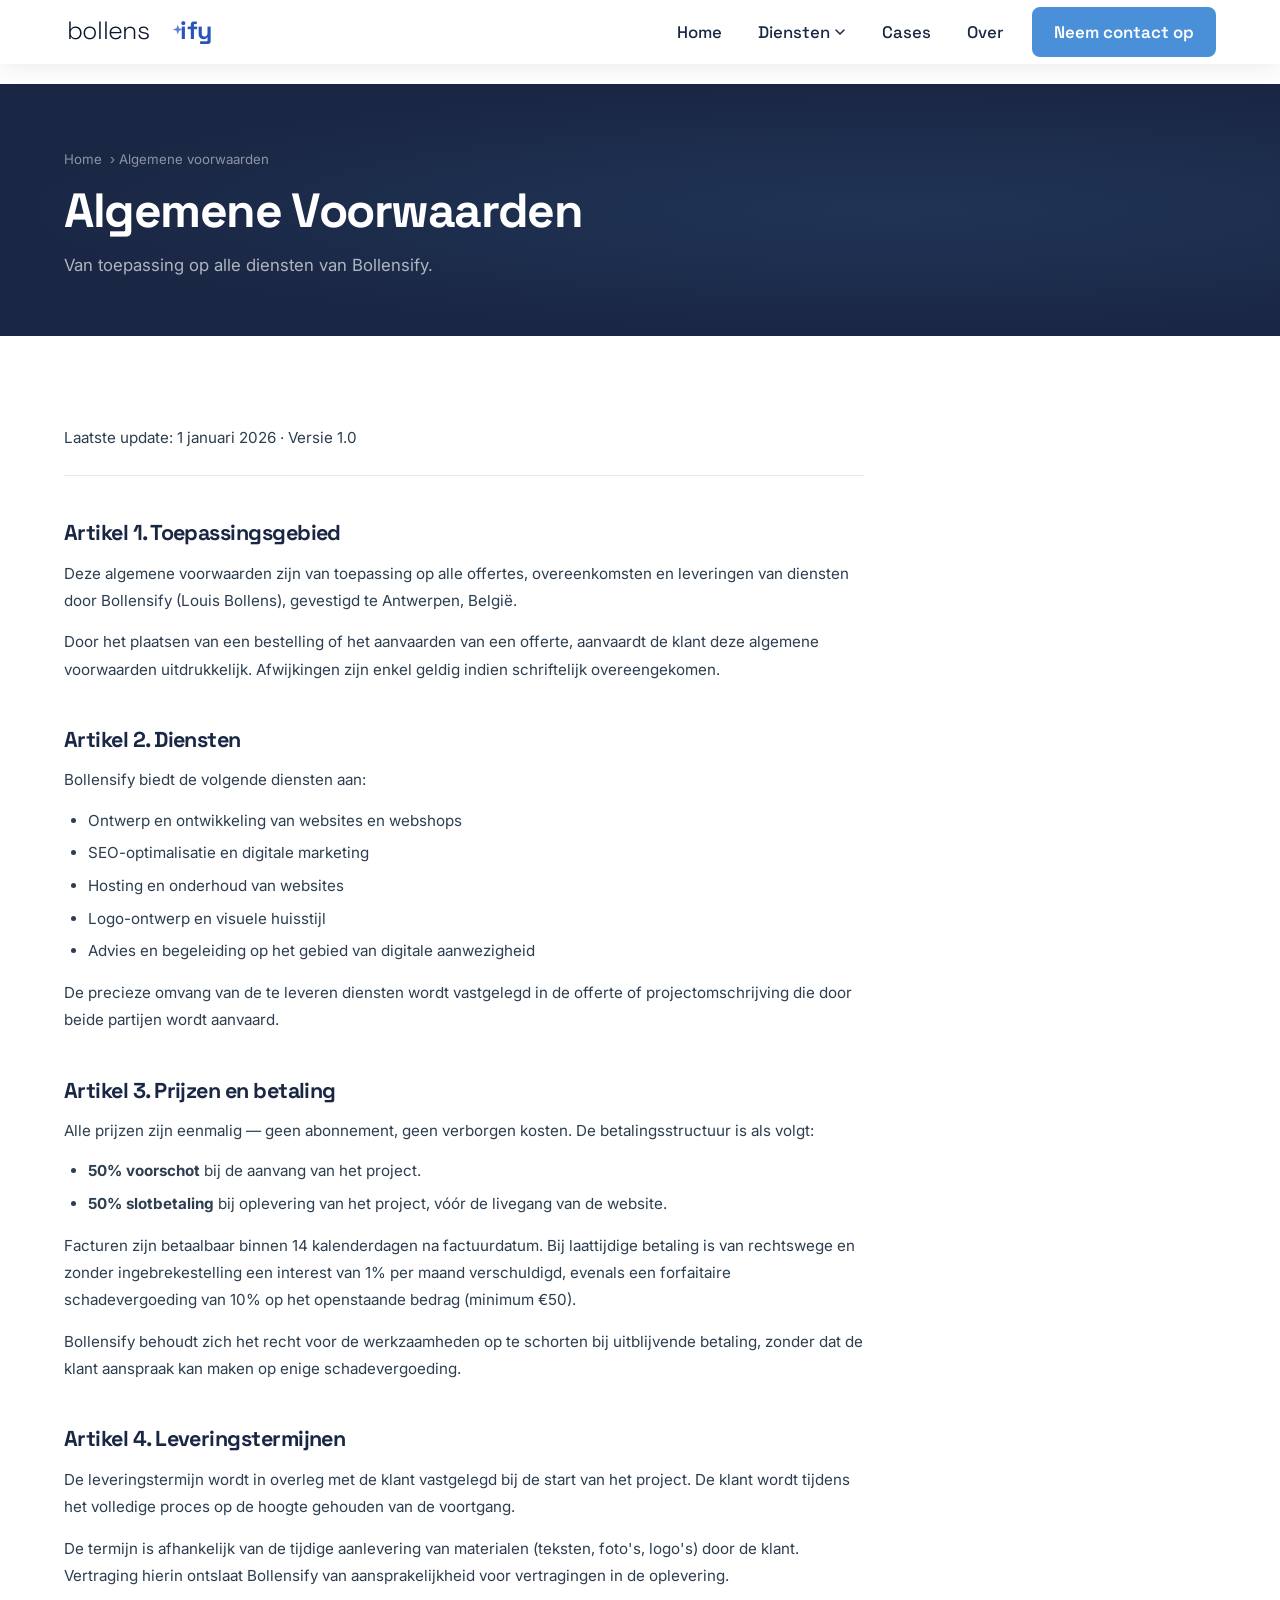
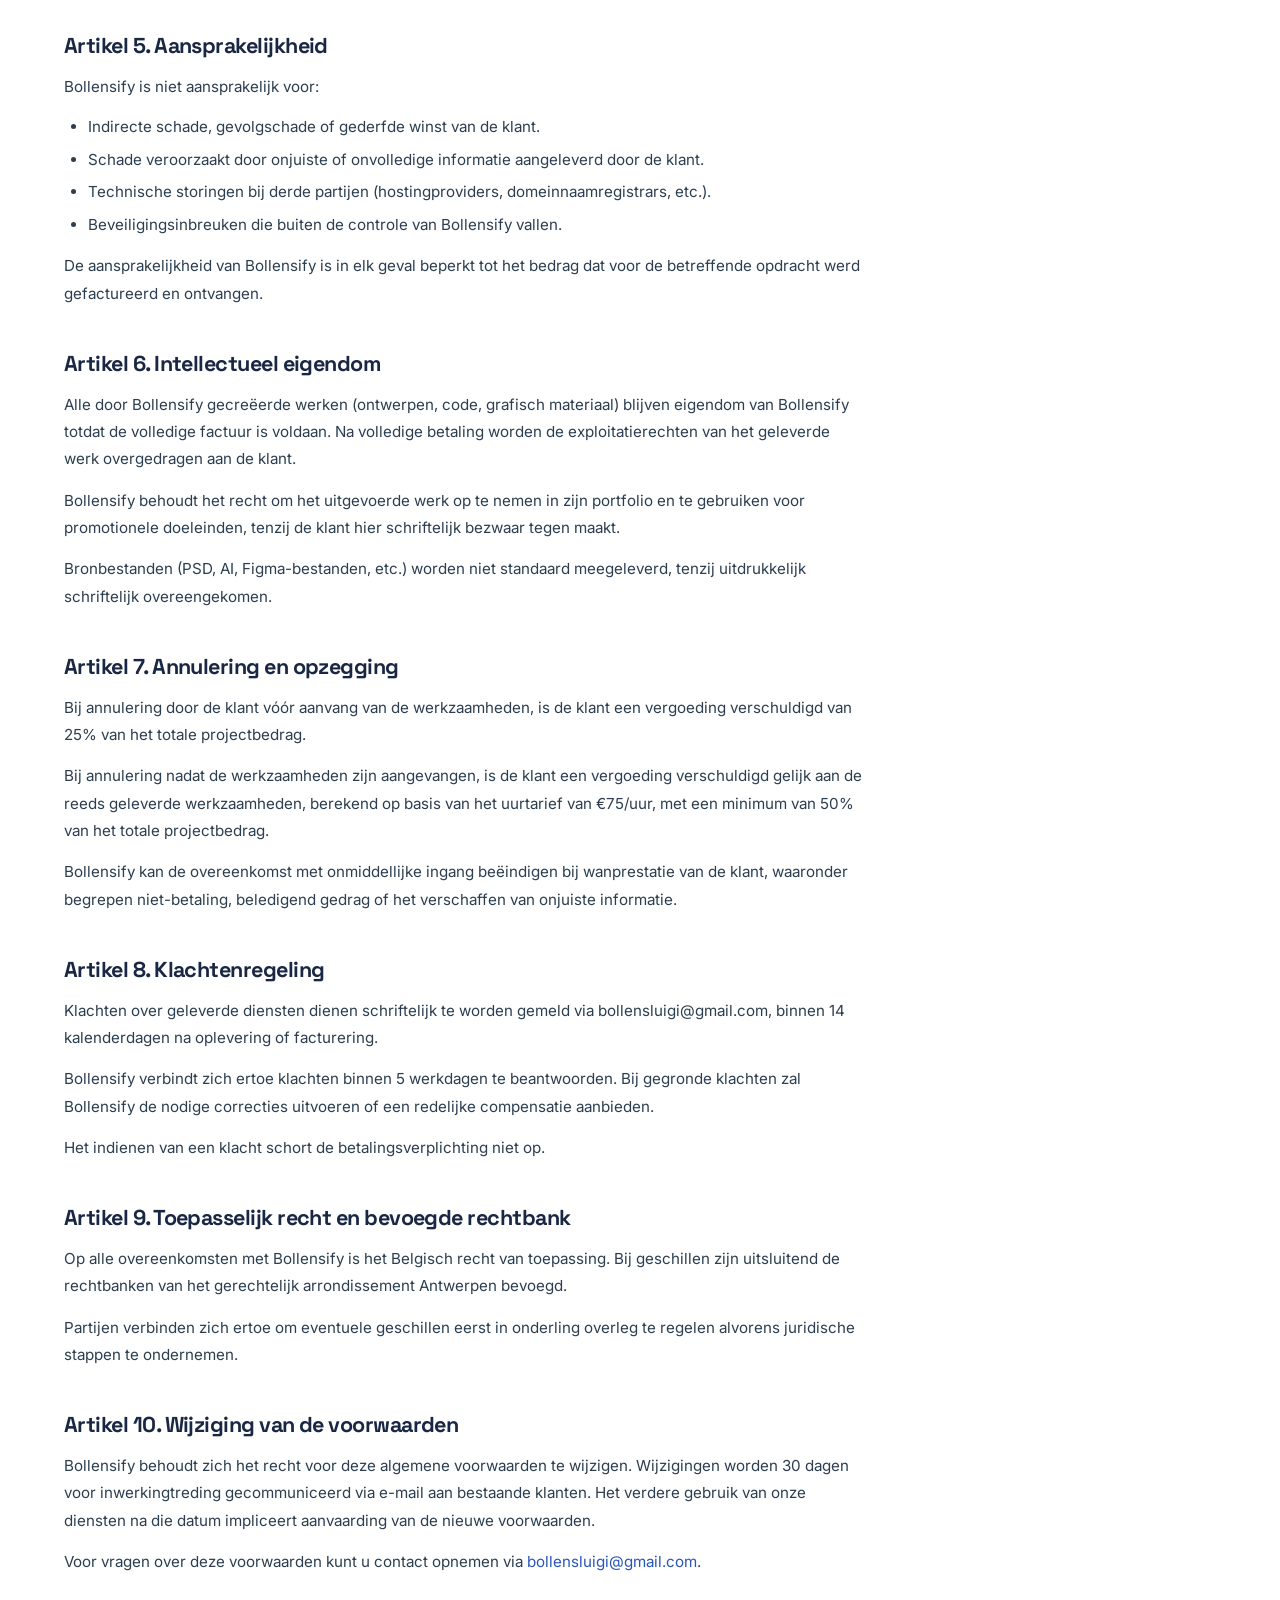
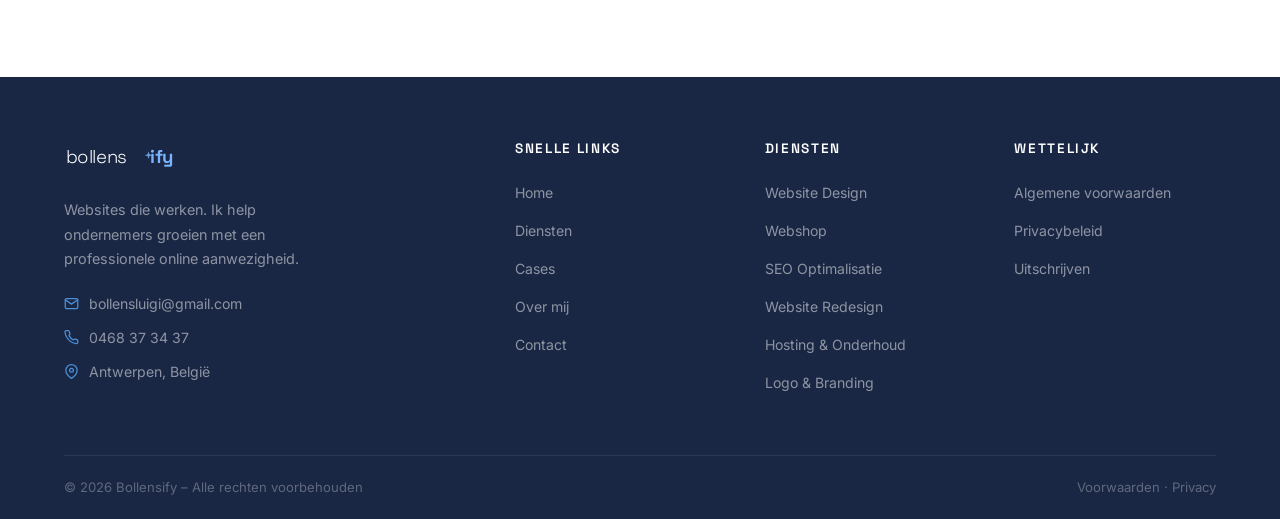
<file: voorwaarden.html>
<!DOCTYPE html>
<html lang="nl">
<head>
  <meta charset="UTF-8">
  <meta name="viewport" content="width=device-width, initial-scale=1.0">
  <title>Algemene Voorwaarden – Bollensify Webdesign</title>
  <meta name="description" content="Algemene voorwaarden van Bollensify voor webdesign diensten. Lees onze voorwaarden betreffende diensten, prijzen, leveringstermijnen en aansprakelijkheid.">
  <link rel="icon" href="data:image/svg+xml,<svg xmlns='http://www.w3.org/2000/svg' viewBox='0 0 100 100'><text y='.9em' font-size='90'>🌐</text></svg>">
  <link rel="preconnect" href="https://fonts.googleapis.com">
  <link rel="preconnect" href="https://fonts.gstatic.com" crossorigin>
  <link href="https://fonts.googleapis.com/css2?family=Space+Grotesk:wght@300;400;500;600;700&family=Inter:wght@300;400;500;600&display=swap" rel="stylesheet">
  <link rel="stylesheet" href="style.css">
</head>
<body>

<nav class="nav nav-scrolled" role="navigation">
  <div class="container">
    <div class="nav-inner">
      <a href="index.html" class="nav-logo" aria-label="Bollensify – Home">
        <svg width="175" height="45" viewBox="0 0 280 70" xmlns="http://www.w3.org/2000/svg" aria-hidden="true">
          <text x="4" y="46" font-family="'Space Grotesk', sans-serif" font-weight="300" font-size="40" fill="#0d1530" letter-spacing="-1">bollens</text>
          <text x="186" y="46" font-family="'Space Grotesk', sans-serif" font-weight="700" font-size="40" fill="#2a55b8" letter-spacing="-1">ify</text>
          <path d="M 180 28 L 182 22 L 184 28 L 190 30 L 184 32 L 182 38 L 180 32 L 174 30 Z" fill="#3d6bca" opacity="0.85"/>
        </svg>
      </a>
      <button class="nav-toggle" aria-label="Menu openen" aria-expanded="false"><span></span><span></span><span></span></button>
      <ul class="nav-links">
        <li><a href="index.html">Home</a></li>
        <li class="has-dropdown">
          <a href="diensten.html" class="dropdown-toggle">Diensten <svg width="12" height="12" viewBox="0 0 12 12" fill="none"><path d="M2 4l4 4 4-4" stroke="currentColor" stroke-width="1.5" stroke-linecap="round" stroke-linejoin="round"/></svg></a>
          <ul class="dropdown">
            <li><a href="diensten.html#website-design">Website Design</a></li>
            <li><a href="diensten.html#webshop">Webshop</a></li>
            <li><a href="diensten.html#seo">SEO Optimalisatie</a></li>
            <li><a href="diensten.html#redesign">Website Redesign</a></li>
            <li><a href="diensten.html#hosting">Hosting &amp; Onderhoud</a></li>
            <li><a href="diensten.html#branding">Logo &amp; Branding</a></li>
          </ul>
        </li>
        <li><a href="cases.html">Cases</a></li>
        <li><a href="over.html">Over</a></li>
        <li><a href="contact.html" class="nav-cta">Neem contact op</a></li>
      </ul>
    </div>
  </div>
</nav>

<div class="page-hero">
  <div class="container">
    <div class="page-hero-content">
      <div class="page-hero-breadcrumb"><a href="index.html">Home</a> › Algemene voorwaarden</div>
      <h1>Algemene Voorwaarden</h1>
      <p class="page-hero-sub">Van toepassing op alle diensten van Bollensify.</p>
    </div>
  </div>
</div>

<section class="section">
  <div class="container">
    <div class="legal-content">
      <p class="legal-date">Laatste update: 1 januari 2026 · Versie 1.0</p>

      <h2>Artikel 1. Toepassingsgebied</h2>
      <p>Deze algemene voorwaarden zijn van toepassing op alle offertes, overeenkomsten en leveringen van diensten door Bollensify (Louis Bollens), gevestigd te Antwerpen, België.</p>
      <p>Door het plaatsen van een bestelling of het aanvaarden van een offerte, aanvaardt de klant deze algemene voorwaarden uitdrukkelijk. Afwijkingen zijn enkel geldig indien schriftelijk overeengekomen.</p>

      <h2>Artikel 2. Diensten</h2>
      <p>Bollensify biedt de volgende diensten aan:</p>
      <ul>
        <li>Ontwerp en ontwikkeling van websites en webshops</li>
        <li>SEO-optimalisatie en digitale marketing</li>
        <li>Hosting en onderhoud van websites</li>
        <li>Logo-ontwerp en visuele huisstijl</li>
        <li>Advies en begeleiding op het gebied van digitale aanwezigheid</li>
      </ul>
      <p>De precieze omvang van de te leveren diensten wordt vastgelegd in de offerte of projectomschrijving die door beide partijen wordt aanvaard.</p>

      <h2>Artikel 3. Prijzen en betaling</h2>
      <p>Alle prijzen zijn eenmalig — geen abonnement, geen verborgen kosten. De betalingsstructuur is als volgt:</p>
      <ul>
        <li><strong>50% voorschot</strong> bij de aanvang van het project.</li>
        <li><strong>50% slotbetaling</strong> bij oplevering van het project, vóór de livegang van de website.</li>
      </ul>
      <p>Facturen zijn betaalbaar binnen 14 kalenderdagen na factuurdatum. Bij laattijdige betaling is van rechtswege en zonder ingebrekestelling een interest van 1% per maand verschuldigd, evenals een forfaitaire schadevergoeding van 10% op het openstaande bedrag (minimum €50).</p>
      <p>Bollensify behoudt zich het recht voor de werkzaamheden op te schorten bij uitblijvende betaling, zonder dat de klant aanspraak kan maken op enige schadevergoeding.</p>

      <h2>Artikel 4. Leveringstermijnen</h2>
      <p>De leveringstermijn wordt in overleg met de klant vastgelegd bij de start van het project. De klant wordt tijdens het volledige proces op de hoogte gehouden van de voortgang.</p>
      <p>De termijn is afhankelijk van de tijdige aanlevering van materialen (teksten, foto's, logo's) door de klant. Vertraging hierin ontslaat Bollensify van aansprakelijkheid voor vertragingen in de oplevering.</p>

      <h2>Artikel 5. Aansprakelijkheid</h2>
      <p>Bollensify is niet aansprakelijk voor:</p>
      <ul>
        <li>Indirecte schade, gevolgschade of gederfde winst van de klant.</li>
        <li>Schade veroorzaakt door onjuiste of onvolledige informatie aangeleverd door de klant.</li>
        <li>Technische storingen bij derde partijen (hostingproviders, domeinnaamregistrars, etc.).</li>
        <li>Beveiligingsinbreuken die buiten de controle van Bollensify vallen.</li>
      </ul>
      <p>De aansprakelijkheid van Bollensify is in elk geval beperkt tot het bedrag dat voor de betreffende opdracht werd gefactureerd en ontvangen.</p>

      <h2>Artikel 6. Intellectueel eigendom</h2>
      <p>Alle door Bollensify gecreëerde werken (ontwerpen, code, grafisch materiaal) blijven eigendom van Bollensify totdat de volledige factuur is voldaan. Na volledige betaling worden de exploitatierechten van het geleverde werk overgedragen aan de klant.</p>
      <p>Bollensify behoudt het recht om het uitgevoerde werk op te nemen in zijn portfolio en te gebruiken voor promotionele doeleinden, tenzij de klant hier schriftelijk bezwaar tegen maakt.</p>
      <p>Bronbestanden (PSD, AI, Figma-bestanden, etc.) worden niet standaard meegeleverd, tenzij uitdrukkelijk schriftelijk overeengekomen.</p>

      <h2>Artikel 7. Annulering en opzegging</h2>
      <p>Bij annulering door de klant vóór aanvang van de werkzaamheden, is de klant een vergoeding verschuldigd van 25% van het totale projectbedrag.</p>
      <p>Bij annulering nadat de werkzaamheden zijn aangevangen, is de klant een vergoeding verschuldigd gelijk aan de reeds geleverde werkzaamheden, berekend op basis van het uurtarief van €75/uur, met een minimum van 50% van het totale projectbedrag.</p>
      <p>Bollensify kan de overeenkomst met onmiddellijke ingang beëindigen bij wanprestatie van de klant, waaronder begrepen niet-betaling, beledigend gedrag of het verschaffen van onjuiste informatie.</p>

      <h2>Artikel 8. Klachtenregeling</h2>
      <p>Klachten over geleverde diensten dienen schriftelijk te worden gemeld via bollensluigi@gmail.com, binnen 14 kalenderdagen na oplevering of facturering.</p>
      <p>Bollensify verbindt zich ertoe klachten binnen 5 werkdagen te beantwoorden. Bij gegronde klachten zal Bollensify de nodige correcties uitvoeren of een redelijke compensatie aanbieden.</p>
      <p>Het indienen van een klacht schort de betalingsverplichting niet op.</p>

      <h2>Artikel 9. Toepasselijk recht en bevoegde rechtbank</h2>
      <p>Op alle overeenkomsten met Bollensify is het Belgisch recht van toepassing. Bij geschillen zijn uitsluitend de rechtbanken van het gerechtelijk arrondissement Antwerpen bevoegd.</p>
      <p>Partijen verbinden zich ertoe om eventuele geschillen eerst in onderling overleg te regelen alvorens juridische stappen te ondernemen.</p>

      <h2>Artikel 10. Wijziging van de voorwaarden</h2>
      <p>Bollensify behoudt zich het recht voor deze algemene voorwaarden te wijzigen. Wijzigingen worden 30 dagen voor inwerkingtreding gecommuniceerd via e-mail aan bestaande klanten. Het verdere gebruik van onze diensten na die datum impliceert aanvaarding van de nieuwe voorwaarden.</p>
      <p>Voor vragen over deze voorwaarden kunt u contact opnemen via <a href="mailto:bollensluigi@gmail.com" style="color: var(--blue-dark);">bollensluigi@gmail.com</a>.</p>
    </div>
  </div>
</section>

<footer class="footer">
  <div class="container">
    <div class="footer-grid">
      <div class="footer-brand">
        <a href="index.html"><svg width="130" height="33" viewBox="0 0 280 70" xmlns="http://www.w3.org/2000/svg" aria-hidden="true"><text x="4" y="46" font-family="'Space Grotesk', sans-serif" font-weight="300" font-size="40" fill="#ffffff" letter-spacing="-1">bollens</text><text x="186" y="46" font-family="'Space Grotesk', sans-serif" font-weight="700" font-size="40" fill="#7ab3ff" letter-spacing="-1">ify</text><path d="M 180 28 L 182 22 L 184 28 L 190 30 L 184 32 L 182 38 L 180 32 L 174 30 Z" fill="#7ab3ff" opacity="0.85"/></svg></a>
        <p>Websites die werken. Ik help ondernemers groeien met een professionele online aanwezigheid.</p>
        <div class="footer-contact-item"><svg width="15" height="15" viewBox="0 0 24 24" fill="none" stroke="currentColor" stroke-width="2" stroke-linecap="round" stroke-linejoin="round"><path d="M4 4h16c1.1 0 2 .9 2 2v12c0 1.1-.9 2-2 2H4c-1.1 0-2-.9-2-2V6c0-1.1.9-2 2-2z"/><polyline points="22,6 12,13 2,6"/></svg><a href="mailto:bollensluigi@gmail.com">bollensluigi@gmail.com</a></div>
        <div class="footer-contact-item"><svg width="15" height="15" viewBox="0 0 24 24" fill="none" stroke="currentColor" stroke-width="2" stroke-linecap="round" stroke-linejoin="round"><path d="M22 16.92v3a2 2 0 0 1-2.18 2 19.79 19.79 0 0 1-8.63-3.07A19.5 19.5 0 0 1 4.69 12 19.79 19.79 0 0 1 1.61 3.35 2 2 0 0 1 3.59 1h3a2 2 0 0 1 2 1.72 12.84 12.84 0 0 0 .7 2.81 2 2 0 0 1-.45 2.11L8.09 9a16 16 0 0 0 6.91 6.91l.76-.76a2 2 0 0 1 2.11-.45 12.84 12.84 0 0 0 2.81.7A2 2 0 0 1 22 16.92z"/></svg><a href="tel:0468373437">0468 37 34 37</a></div>
        <div class="footer-contact-item"><svg width="15" height="15" viewBox="0 0 24 24" fill="none" stroke="currentColor" stroke-width="2" stroke-linecap="round" stroke-linejoin="round"><path d="M21 10c0 7-9 13-9 13s-9-6-9-13a9 9 0 0 1 18 0z"/><circle cx="12" cy="10" r="3"/></svg><span>Antwerpen, België</span></div>
      </div>
      <div class="footer-col"><h4>Snelle links</h4><ul><li><a href="index.html">Home</a></li><li><a href="diensten.html">Diensten</a></li><li><a href="cases.html">Cases</a></li><li><a href="over.html">Over mij</a></li><li><a href="contact.html">Contact</a></li></ul></div>
      <div class="footer-col"><h4>Diensten</h4><ul><li><a href="diensten.html#website-design">Website Design</a></li><li><a href="diensten.html#webshop">Webshop</a></li><li><a href="diensten.html#seo">SEO Optimalisatie</a></li><li><a href="diensten.html#redesign">Website Redesign</a></li><li><a href="diensten.html#hosting">Hosting &amp; Onderhoud</a></li><li><a href="diensten.html#branding">Logo &amp; Branding</a></li></ul></div>
      <div class="footer-col"><h4>Wettelijk</h4><ul><li><a href="voorwaarden.html">Algemene voorwaarden</a></li><li><a href="privacy.html">Privacybeleid</a></li><li><a href="unsubscribe.html">Uitschrijven</a></li></ul></div>
    </div>
    <div class="footer-bottom">
      <span>© 2026 Bollensify – Alle rechten voorbehouden</span>
      <span><a href="voorwaarden.html">Voorwaarden</a> · <a href="privacy.html">Privacy</a></span>
    </div>
  </div>
</footer>
<script src="script.js"></script>
</body>
</html>
</file>
<file: style.css>
/* ─────────────────────────────────────────
   BOLLENIX — Main Stylesheet
   ───────────────────────────────────────── */

/* ── Variables ── */
:root {
  --navy:       #1a2744;
  --navy-light: #243358;
  --blue:       #4a90d9;
  --blue-dark:  #2a55b8;
  --blue-light: #e8f1fb;
  --white:      #ffffff;
  --grey-bg:    #f5f7fa;
  --grey-border:#e2e8f0;
  --text:       #2c3e50;
  --text-muted: #6b7c93;
  --radius:     8px;
  --radius-lg:  16px;
  --shadow:     0 4px 24px rgba(26,39,68,0.08);
  --shadow-lg:  0 8px 48px rgba(26,39,68,0.14);
  --shadow-card:0 2px 12px rgba(26,39,68,0.07), 0 8px 32px rgba(26,39,68,0.06);
  --transition: 0.25s cubic-bezier(0.4,0,0.2,1);
}

/* ── Reset ── */
*, *::before, *::after { box-sizing: border-box; margin: 0; padding: 0; }
html { scroll-behavior: smooth; font-size: 16px; overflow-x: hidden; }
body {
  font-family: 'Inter', sans-serif;
  color: var(--text);
  background: var(--white);
  line-height: 1.7;
  -webkit-font-smoothing: antialiased;
}
img { max-width: 100%; display: block; }
a { color: inherit; text-decoration: none; }
ul, ol { list-style: none; }
button { cursor: pointer; font-family: inherit; }
input, textarea, select { font-family: inherit; }

/* ── Typography ── */
h1, h2, h3, h4, h5 {
  font-family: 'Space Grotesk', sans-serif;
  line-height: 1.18;
  letter-spacing: -0.025em;
  color: var(--navy);
}
h1 { font-size: clamp(2.2rem, 5vw, 3.4rem); font-weight: 700; letter-spacing: -0.03em; }
h2 { font-size: clamp(1.8rem, 3vw, 2.4rem); font-weight: 700; letter-spacing: -0.025em; }

/* Serif display: hero headline + personal about heading only */
.hero h1,
.about-serif {
  font-family: 'Lora', Georgia, serif;
  font-weight: 600;
  letter-spacing: -0.02em;
  line-height: 1.14;
}
h3 { font-size: 1.25rem; font-weight: 600; }
h4 { font-size: 1.1rem; font-weight: 600; }
p { margin-bottom: 1rem; }
p:last-child { margin-bottom: 0; }

/* ── Layout ── */
.container {
  max-width: 1200px;
  margin: 0 auto;
  padding: 0 24px;
}
.section { padding: 88px 0; }
.section-sm { padding: 56px 0; }
.section-grey { background: var(--grey-bg); }
.section-navy { background: var(--navy); }

/* ── Section Titles ── */
.section-eyebrow {
  display: inline-block;
  font-family: 'Space Grotesk', sans-serif;
  font-size: 0.78rem;
  font-weight: 600;
  letter-spacing: 0.16em;
  text-transform: uppercase;
  color: var(--blue-dark);
  margin-bottom: 14px;
}
.section-title { margin-bottom: 16px; }
.section-subtitle {
  font-size: 1.05rem;
  color: var(--text-muted);
  max-width: 580px;
  line-height: 1.75;
  margin-bottom: 0;
}
.section-header { text-align: center; margin-bottom: 56px; }
.section-header .section-subtitle { margin: 0 auto; }
.title-accent {
  display: block;
  width: 40px;
  height: 3px;
  background: var(--blue);
  border-radius: 2px;
  margin: 14px auto 0;
}
.section-header-left { margin-bottom: 56px; }
.section-header-left .title-accent { margin-left: 0; }

/* ── Buttons ── */
.btn {
  display: inline-flex;
  align-items: center;
  gap: 8px;
  padding: 13px 28px;
  border-radius: var(--radius);
  font-family: 'Space Grotesk', sans-serif;
  font-size: 0.95rem;
  font-weight: 600;
  letter-spacing: -0.01em;
  border: 2px solid transparent;
  transition: background var(--transition), color var(--transition),
              border-color var(--transition), transform var(--transition),
              box-shadow var(--transition);
  white-space: nowrap;
}
.btn:active { opacity: 0.88; }
.btn-primary {
  background: var(--navy);
  color: var(--white);
  border-color: var(--navy);
}
.btn-primary:hover {
  background: var(--navy-light);
  border-color: var(--navy-light);
  box-shadow: 0 6px 20px rgba(26,39,68,0.28);
}
.btn-secondary {
  background: transparent;
  color: var(--white);
  border-color: rgba(255,255,255,0.55);
}
.btn-secondary:hover {
  background: rgba(255,255,255,0.12);
  border-color: var(--white);
}
.btn-outline {
  background: transparent;
  color: var(--navy);
  border-color: var(--navy);
}
.btn-outline:hover {
  background: var(--navy);
  color: var(--white);
}
.btn-blue {
  background: var(--blue-dark);
  color: var(--white);
  border-color: var(--blue-dark);
}
.btn-blue:hover {
  background: #1e469e;
  border-color: #1e469e;
  box-shadow: 0 6px 20px rgba(42,85,184,0.3);
}
.btn-lg { padding: 16px 36px; font-size: 1rem; }
.btn-sm { padding: 9px 20px; font-size: 0.88rem; }

/* ── Navigation ── */
.nav {
  position: fixed;
  top: 0;
  left: 0;
  right: 0;
  z-index: 1000;
  background: transparent;
  transition: background 0.3s ease, box-shadow 0.3s ease, transform 0.35s cubic-bezier(0.4, 0, 0.2, 1), opacity 0.35s ease;
}

.nav.nav-hidden {
  transform: translateY(-100%);
  opacity: 0;
  pointer-events: none;
}

/* Body offset so fixed nav doesn't overlap content */
body {
  padding-top: 84px;
}
.nav.nav-scrolled {
  background: #ffffff;
  box-shadow: 0 2px 24px rgba(26,39,68,0.10);
}

/* ── Nav inner height ── */
.nav-inner {
  display: flex;
  align-items: center;
  height: 84px;
  gap: 40px;
  transition: height 0.3s ease;
}
.nav.nav-scrolled .nav-inner { height: 64px; }

/* ── Logo ── */
.nav-logo { flex-shrink: 0; display: flex; align-items: center; }
.nav-logo .logo-dark  { display: none;  }
.nav-logo .logo-white { display: block; }
.nav.nav-scrolled .nav-logo .logo-dark  { display: block; }
.nav.nav-scrolled .nav-logo .logo-white { display: none;  }

/* ── Nav links list ── */
.nav-links {
  display: flex;
  align-items: center;
  gap: 4px;
  margin-left: auto;
  list-style: none;
}
.nav-links li { position: relative; }

/* All link items */
.nav-links a {
  display: flex;
  align-items: center;
  gap: 4px;
  padding: 8px 16px;
  font-family: 'Space Grotesk', sans-serif;
  font-size: 1.05rem;
  font-weight: 500;
  color: #ffffff;
  border-radius: var(--radius);
  position: relative;
  transition: color 0.3s ease;
  white-space: nowrap;
}
.nav.nav-scrolled .nav-links a { color: #1a2744; }

/* Hover / active underline */
.nav-links li:not(.has-dropdown) > a::after,
.nav-links .has-dropdown > .dropdown-toggle::after {
  content: '';
  position: absolute;
  bottom: 2px; left: 14px; right: 14px;
  height: 2px;
  background: rgba(255,255,255,0.85);
  border-radius: 2px;
  transform: scaleX(0);
  transform-origin: left center;
  transition: transform 0.3s ease, background 0.3s ease;
}
.nav.nav-scrolled .nav-links li:not(.has-dropdown) > a::after,
.nav.nav-scrolled .nav-links .has-dropdown > .dropdown-toggle::after {
  background: var(--blue);
}
.nav-links li:not(.has-dropdown) > a:hover::after,
.nav-links li:not(.has-dropdown) > a.active::after,
.nav-links .has-dropdown > .dropdown-toggle:hover::after,
.nav-links .has-dropdown.open > .dropdown-toggle::after { transform: scaleX(1); }

.nav-links a:hover  { color: #ffffff; }
.nav-links a.active { color: #ffffff; }
.nav.nav-scrolled .nav-links a:hover  { color: var(--blue-dark); }
.nav.nav-scrolled .nav-links a.active { color: var(--blue-dark); }

/* ── CTA button ── */
.nav-links .nav-cta {
  background: transparent;
  color: #ffffff;
  border: 2px solid rgba(255,255,255,0.80);
  padding: 9px 20px;
  border-radius: var(--radius);
  margin-left: 8px;
  font-weight: 600;
  transition: background 0.3s ease, color 0.3s ease, border-color 0.3s ease, box-shadow 0.3s ease;
}
.nav-links .nav-cta::after { display: none !important; }
.nav-links .nav-cta:hover {
  background: rgba(255,255,255,0.18);
  border-color: #ffffff;
  color: #ffffff;
}
.nav.nav-scrolled .nav-links .nav-cta {
  background: var(--blue);
  border-color: var(--blue);
  color: #ffffff;
}
.nav.nav-scrolled .nav-links .nav-cta:hover {
  background: var(--blue-dark);
  border-color: var(--blue-dark);
  box-shadow: 0 4px 16px rgba(74,144,217,0.35);
  color: #ffffff;
}

/* ── Language Switcher ── */
.lang-switcher {
  display: flex;
  align-items: center;
  gap: 2px;
  margin-left: 12px;
  flex-shrink: 0;
}
.lang-btn {
  display: flex;
  align-items: center;
  justify-content: center;
  min-width: 36px;
  height: 28px;
  border: 1.5px solid rgba(255,255,255,0.28);
  border-radius: 6px;
  background: transparent;
  cursor: pointer;
  transition: background 0.25s ease, border-color 0.25s ease, opacity 0.2s ease;
  padding: 4px 8px;
  opacity: 0.7;
  font-family: 'Space Grotesk', sans-serif;
  font-size: 0.7rem;
  font-weight: 700;
  letter-spacing: 0.06em;
  color: #ffffff;
}
.lang-btn:hover {
  background: rgba(255,255,255,0.14);
  border-color: rgba(255,255,255,0.60);
  opacity: 1;
}
.lang-btn.active {
  background: rgba(255,255,255,0.18);
  border-color: rgba(255,255,255,0.80);
  opacity: 1;
}
.nav.nav-scrolled .lang-btn {
  border-color: rgba(26,39,68,0.20);
  opacity: 0.6;
  color: var(--navy);
}
.nav.nav-scrolled .lang-btn:hover {
  background: rgba(42,85,184,0.08);
  border-color: var(--blue);
  opacity: 1;
}
.nav.nav-scrolled .lang-btn.active {
  background: rgba(42,85,184,0.10);
  border-color: var(--blue);
  opacity: 1;
}

/* Dropdown */
.has-dropdown { position: relative; }
.dropdown-toggle svg { transition: transform var(--transition); }
.has-dropdown:hover .dropdown-toggle svg,
.has-dropdown.open .dropdown-toggle svg { transform: rotate(180deg); }
.dropdown {
  position: absolute;
  top: 100%;
  left: 0;
  min-width: 220px;
  background: var(--white);
  border: 1px solid var(--grey-border);
  border-radius: var(--radius-lg);
  box-shadow: var(--shadow-lg);
  padding: 16px 8px 8px;
  opacity: 0;
  visibility: hidden;
  transform: translateY(-8px);
  transition: opacity var(--transition), transform var(--transition), visibility var(--transition);
  pointer-events: none;
}
.has-dropdown:hover .dropdown,
.has-dropdown.open .dropdown {
  opacity: 1;
  visibility: visible;
  transform: translateY(0);
  pointer-events: auto;
}
.dropdown a {
  display: flex;
  padding: 9px 14px;
  font-size: 0.88rem;
  color: var(--text);
  border-radius: 6px;
}
.dropdown a:hover { background: var(--grey-bg); color: var(--blue-dark); }

/* Mobile hamburger */
.nav-toggle {
  display: none;
  flex-direction: column;
  justify-content: center;
  gap: 5px;
  background: none;
  border: none;
  padding: 6px;
  margin-left: auto;
  width: 36px;
  height: 36px;
}
.nav-toggle span {
  display: block;
  height: 2px;
  background: rgba(255,255,255,0.9);
  border-radius: 2px;
  transition: transform var(--transition), opacity var(--transition), background 0.3s ease;
}
.nav.nav-scrolled .nav-toggle span { background: var(--navy); }
.nav-toggle.open span:nth-child(1) { transform: translateY(7px) rotate(45deg); }
.nav-toggle.open span:nth-child(2) { opacity: 0; }
.nav-toggle.open span:nth-child(3) { transform: translateY(-7px) rotate(-45deg); }

/* ── Hero (homepage) ── */
/* Pull the hero up behind the sticky transparent nav so dark bg shows through */
.hero {
  position: relative;
  min-height: 100vh;
  margin-top: -84px;        /* same as nav height */
  padding-top: 84px;        /* compensate so content isn't hidden */
  display: flex;
  align-items: center;
  background: var(--navy);
  overflow: hidden;
}
.hero-bg {
  position: absolute;
  inset: 0;
  background-image: url("data:image/svg+xml,%3Csvg viewBox='0 0 512 512' xmlns='http://www.w3.org/2000/svg'%3E%3Cfilter id='n'%3E%3CfeTurbulence type='fractalNoise' baseFrequency='0.75' numOctaves='4' stitchTiles='stitch'/%3E%3C/filter%3E%3Crect width='100%25' height='100%25' filter='url(%23n)' opacity='1'/%3E%3C/svg%3E");
  background-size: 256px 256px;
  opacity: 0.04;
}
.hero-overlay {
  position: absolute;
  inset: 0;
  background: linear-gradient(135deg, rgba(26,39,68,0.95) 40%, rgba(36,51,88,0.82) 100%);
}
.hero-content {
  position: relative;
  z-index: 1;
  max-width: 720px;
  padding: 80px 0;
}
.hero-eyebrow {
  display: inline-flex;
  align-items: center;
  gap: 8px;
  font-size: 0.78rem;
  font-weight: 500;
  color: rgba(130,180,240,0.8);
  letter-spacing: 0.06em;
  margin-bottom: 28px;
}
.hero-eyebrow-dot {
  width: 6px; height: 6px;
  background: #4a90d9;
  border-radius: 50%;
  flex-shrink: 0;
  opacity: 0.7;
}
.hero h1 {
  color: var(--white);
  margin-bottom: 22px;
  line-height: 1.13;
}
.hero h1 .accent { color: var(--blue); }
.hero-subtitle {
  font-size: 1.1rem;
  color: rgba(255,255,255,0.75);
  margin-bottom: 40px;
  line-height: 1.75;
  max-width: 560px;
}
.hero-buttons { display: flex; gap: 16px; flex-wrap: wrap; }

/* ── Hero Particle Canvas (full background) ── */
.hero-particles-canvas {
  position: absolute;
  inset: 0;
  width: 100%;
  height: 100%;
  z-index: 0;
  pointer-events: none;
}


.hero::before {
  content: '';
  position: absolute;
  inset: 0;
  background: radial-gradient(ellipse 65% 75% at 78% 55%, rgba(74,144,217,0.22) 0%, transparent 68%);
  z-index: 0;
}
.hero::after {
  content: '';
  position: absolute;
  inset: 0;
  background: radial-gradient(ellipse 45% 55% at 72% 28%, rgba(42,85,184,0.16) 0%, transparent 62%);
  z-index: 0;
}

/* ── Hero Two-Column Layout ── */
.hero-inner {
  display: grid;
  grid-template-columns: 55fr 45fr;
  gap: 48px;
  align-items: center;
  width: 100%;
}
.hero-inner .hero-content { max-width: none; } /* unused */
.hero-mock {
  position: relative;
  z-index: 1;
  display: flex;
  justify-content: flex-end;
  align-items: center;
  padding: 60px 0;
}
.browser-frame {
  width: 100%;
  max-width: 460px;
  border-radius: 14px;
  overflow: hidden;
  box-shadow:
    0 48px 100px rgba(0,0,0,0.55),
    0 16px 40px rgba(0,0,0,0.25),
    0 0 0 1px rgba(255,255,255,0.07);
  background: #0d1530;
  transform: perspective(1400px) rotateY(-6deg) rotateX(2deg);
  transition: transform 0.6s cubic-bezier(0.4,0,0.2,1);
}
.browser-frame:hover { transform: perspective(1400px) rotateY(-2deg) rotateX(1deg); }
.browser-bar {
  background: #080e1f;
  padding: 10px 14px;
  display: flex;
  align-items: center;
  gap: 6px;
}
.browser-dot { width: 10px; height: 10px; border-radius: 50%; display: inline-block; flex-shrink: 0; }
.browser-dot:nth-child(1) { background: #ff5f57; }
.browser-dot:nth-child(2) { background: #febc2e; }
.browser-dot:nth-child(3) { background: #28c840; }
.browser-url-bar {
  flex: 1;
  background: rgba(255,255,255,0.06);
  border-radius: 5px;
  padding: 4px 10px;
  font-size: 0.69rem;
  color: rgba(255,255,255,0.35);
  font-family: 'Inter', sans-serif;
  margin-left: 8px;
  letter-spacing: 0.01em;
}
.browser-screen { overflow: hidden; }
.mock-nav {
  background: #1a2744;
  height: 34px;
  display: flex;
  align-items: center;
  padding: 0 14px;
}
.mock-nav-logo { width: 56px; height: 7px; background: rgba(255,255,255,0.8); border-radius: 3px; }
.mock-nav-links { display: flex; gap: 8px; margin-left: auto; }
.mock-nav-links span { width: 24px; height: 5px; background: rgba(255,255,255,0.28); border-radius: 2px; }
.mock-nav-cta { width: 40px; height: 16px; background: #4a90d9; border-radius: 4px; margin-left: 6px; }
.mock-hero-section {
  background: linear-gradient(135deg, #1a2744 0%, #1e2f55 100%);
  height: 108px;
  padding: 16px 14px;
  position: relative;
  overflow: hidden;
}
.mock-hero-section::after {
  content: '';
  position: absolute;
  inset: 0;
  background: radial-gradient(ellipse at 85% 40%, rgba(74,144,217,0.35) 0%, transparent 60%);
}
.mock-h1 { height: 10px; background: rgba(255,255,255,0.85); border-radius: 3px; width: 68%; margin-bottom: 6px; position: relative; z-index: 1; }
.mock-h2 { height: 10px; background: rgba(74,144,217,0.8); border-radius: 3px; width: 50%; margin-bottom: 10px; position: relative; z-index: 1; }
.mock-sub { height: 4px; background: rgba(255,255,255,0.28); border-radius: 2px; width: 80%; margin-bottom: 10px; position: relative; z-index: 1; }
.mock-cta { display: flex; gap: 8px; position: relative; z-index: 1; }
.mock-cta span { height: 16px; border-radius: 4px; }
.mock-cta span:first-child { width: 54px; background: #2a55b8; }
.mock-cta span:last-child { width: 38px; background: rgba(255,255,255,0.15); border: 1px solid rgba(255,255,255,0.28); }
.mock-body { background: #f5f7fa; padding: 12px 14px 14px; }
.mock-section-label { height: 4px; background: #d4dff0; border-radius: 2px; width: 30%; margin-bottom: 8px; }
.mock-body-cards { display: grid; grid-template-columns: repeat(3, 1fr); gap: 7px; }
.mock-body-card { background: white; border-radius: 6px; padding: 8px; box-shadow: 0 1px 4px rgba(26,39,68,0.06); border: 1px solid #e8edf5; }
.mock-body-card-icon { width: 15px; height: 15px; background: #eef4fc; border-radius: 4px; margin-bottom: 5px; }
.mock-body-card-line { height: 3px; background: #e2e8f0; border-radius: 2px; margin-bottom: 3px; }
.mock-body-card-line:first-of-type { width: 70%; }
.mock-body-card-line:last-child { width: 88%; }

/* Floating badges */
.hero-badge {
  position: absolute;
  bottom: 48px;
  left: -20px;
  background: white;
  border-radius: 12px;
  padding: 10px 14px;
  display: flex;
  align-items: center;
  gap: 10px;
  box-shadow: 0 10px 36px rgba(0,0,0,0.22), 0 0 0 1px rgba(0,0,0,0.04);
  animation: floatBadge 4s ease-in-out infinite;
}
.hero-badge-icon { font-size: 1.3rem; line-height: 1; }
.hero-badge-text strong { display: block; font-family: 'Space Grotesk', sans-serif; font-size: 0.85rem; font-weight: 700; color: #1a2744; line-height: 1.2; }
.hero-badge-text span { font-size: 0.68rem; color: #6b7c93; }
.hero-counter {
  position: absolute;
  top: 50px;
  right: -16px;
  background: #1a2744;
  border: 1px solid rgba(74,144,217,0.28);
  border-radius: 12px;
  padding: 10px 16px;
  text-align: center;
  box-shadow: 0 10px 30px rgba(0,0,0,0.3);
  animation: floatBadge 4s ease-in-out infinite;
  animation-delay: 2s;
}
.hero-counter strong { display: block; font-family: 'Space Grotesk', sans-serif; font-size: 1.35rem; font-weight: 700; color: white; line-height: 1.1; letter-spacing: -0.02em; }
.hero-counter span { font-size: 0.67rem; color: rgba(255,255,255,0.48); margin-top: 2px; display: block; }
@keyframes floatBadge {
  0%, 100% { transform: translateY(0px); }
  50% { transform: translateY(-7px); }
}

/* ── Page Hero (inner pages) ── */
.page-hero {
  background: var(--navy);
  padding: 64px 0 56px;
  position: relative;
  overflow: hidden;
}
.page-hero::before {
  content: '';
  position: absolute;
  inset: 0;
  background: radial-gradient(ellipse at 70% 50%, rgba(74,144,217,0.12) 0%, transparent 70%);
}
.page-hero-content { position: relative; }
.page-hero-breadcrumb {
  font-size: 0.83rem;
  color: rgba(255,255,255,0.5);
  margin-bottom: 12px;
  display: flex;
  align-items: center;
  gap: 8px;
}
.page-hero-breadcrumb a { color: rgba(255,255,255,0.5); transition: color var(--transition); }
.page-hero-breadcrumb a:hover { color: var(--blue); }
.page-hero h1 { color: var(--white); font-size: clamp(2rem, 4vw, 3rem); }
.page-hero-sub {
  margin-top: 12px;
  color: rgba(255,255,255,0.65);
  font-size: 1.05rem;
  max-width: 520px;
}

/* ── Stats ── */
.stats-section { background: var(--navy); }
.stats-grid {
  display: grid;
  grid-template-columns: repeat(4, 1fr);
}
.stat-item {
  padding: 52px 32px;
  text-align: center;
  border-right: 1px solid rgba(255,255,255,0.08);
}
.stat-item:last-child { border-right: none; }
.stat-number {
  font-family: 'Space Grotesk', sans-serif;
  font-size: 3rem;
  font-weight: 700;
  color: var(--white);
  line-height: 1;
  margin-bottom: 8px;
  letter-spacing: -0.03em;
}
.stat-suffix {
  font-size: 1.8rem;
  color: var(--blue);
  font-weight: 700;
}
.stat-label { font-size: 0.88rem; color: rgba(255,255,255,0.55); line-height: 1.45; }

/* ── Services Grid ── */
.services-grid {
  display: grid;
  grid-template-columns: repeat(3, 1fr);
  gap: 20px;
}
.service-card {
  position: relative;
  background: #ffffff;
  border: 1px solid #e8edf5;
  border-radius: 12px;
  padding: 36px 28px 30px;
  overflow: hidden;
  box-shadow: 0 2px 12px rgba(26,39,68,0.05), 0 8px 32px rgba(26,39,68,0.04);
  transition: box-shadow 0.25s ease, border-color 0.25s ease;
}
/* Blue left accent bar */
.service-card::before {
  content: '';
  position: absolute;
  top: 24px; left: 0;
  width: 3px; height: 40px;
  background: linear-gradient(180deg, #4a90d9, #2a55b8);
  border-radius: 0 3px 3px 0;
  opacity: 0;
  transition: opacity 0.3s ease, height 0.3s ease;
}
/* Decorative background number */
.service-card::after {
  content: attr(data-num);
  position: absolute;
  bottom: -10px; right: 18px;
  font-family: 'Space Grotesk', sans-serif;
  font-size: 5.5rem;
  font-weight: 700;
  color: rgba(26,39,68,0.045);
  line-height: 1;
  pointer-events: none;
  letter-spacing: -0.04em;
}
.service-card:hover {
  box-shadow: 0 4px 24px rgba(74,144,217,0.10), 0 2px 8px rgba(26,39,68,0.06);
  border-color: rgba(74,144,217,0.30);
}
.service-card:hover::before { opacity: 1; height: 56px; }
.service-icon {
  width: 50px; height: 50px;
  background: #eef4fc;
  border: 1px solid #d4e5f7;
  border-radius: 14px;
  display: flex;
  align-items: center;
  justify-content: center;
  margin-bottom: 22px;
  color: var(--blue-dark);
}
.service-card h3 { margin-bottom: 10px; font-size: 1.08rem; color: var(--navy); letter-spacing: -0.01em; }
.service-card p { font-size: 0.9rem; color: var(--text-muted); margin-bottom: 22px; line-height: 1.7; }
.service-link {
  font-family: 'Space Grotesk', sans-serif;
  font-size: 0.85rem;
  font-weight: 600;
  color: var(--blue-dark);
  display: inline-flex;
  align-items: center;
  gap: 6px;
  transition: gap var(--transition), color var(--transition);
}
.service-link:hover { gap: 10px; color: var(--navy); }

/* ── Two-column ── */
.two-col {
  display: grid;
  grid-template-columns: 1fr 1fr;
  gap: 72px;
  align-items: center;
}
.two-col-reverse { direction: rtl; }
.two-col-reverse > * { direction: ltr; }
.check-list { display: flex; flex-direction: column; gap: 14px; margin-top: 24px; }
.check-item {
  display: flex;
  align-items: flex-start;
  gap: 12px;
  font-size: 0.95rem;
  color: var(--text);
  line-height: 1.5;
}
.check-icon {
  flex-shrink: 0;
  width: 22px; height: 22px;
  background: var(--blue-light);
  border-radius: 50%;
  display: flex;
  align-items: center;
  justify-content: center;
  color: var(--blue-dark);
  font-size: 0.75rem;
  font-weight: 700;
  margin-top: 1px;
}
.col-image {
  border-radius: var(--radius-lg);
  overflow: hidden;
  box-shadow: var(--shadow-lg);
}
.col-image img { width: 100%; height: 100%; object-fit: cover; }

/* ── Testimonials ── */
.testimonials-carousel { position: relative; overflow: hidden; }
.testimonials-track { display: flex; transition: transform 0.5s cubic-bezier(0.4,0,0.2,1); }
.testimonial-slide { min-width: 100%; padding: 0 40px; }
.testimonial-card {
  background: var(--white);
  border-radius: var(--radius-lg);
  padding: 44px 48px;
  max-width: 820px;
  margin: 0 auto;
  box-shadow: var(--shadow-card);
  border: 1px solid var(--grey-border);
  text-align: center;
}
.stars { color: #f0b429; font-size: 1.2rem; letter-spacing: 3px; margin-bottom: 20px; }
.testimonial-text {
  font-size: 1.05rem;
  color: var(--text);
  line-height: 1.75;
  font-style: italic;
  margin-bottom: 28px;
}
.testimonial-author { display: flex; flex-direction: column; align-items: center; gap: 4px; }
.testimonial-name { font-family: 'Space Grotesk', sans-serif; font-weight: 600; font-size: 0.95rem; color: var(--navy); }
.testimonial-company { font-size: 0.82rem; color: var(--text-muted); }
.carousel-controls {
  display: flex;
  align-items: center;
  justify-content: center;
  gap: 16px;
  margin-top: 36px;
}
.carousel-btn {
  width: 44px; height: 44px;
  background: var(--white);
  border: 1px solid var(--grey-border);
  border-radius: 50%;
  display: flex;
  align-items: center;
  justify-content: center;
  color: var(--navy);
  transition: background var(--transition), border-color var(--transition), box-shadow var(--transition);
}
.carousel-btn:hover {
  background: var(--navy);
  border-color: var(--navy);
  color: var(--white);
  box-shadow: 0 4px 12px rgba(26,39,68,0.2);
}
.carousel-dots { display: flex; gap: 8px; align-items: center; }
.dot {
  width: 8px; height: 8px;
  border-radius: 50%;
  background: var(--grey-border);
  transition: background var(--transition), width var(--transition);
  cursor: pointer;
  border: none;
}
.dot.active { width: 24px; border-radius: 4px; background: var(--blue-dark); }

/* ── Contact Form ── */
.form-row { display: grid; grid-template-columns: 1fr 1fr; gap: 20px; }
.form-group { display: flex; flex-direction: column; gap: 7px; margin-bottom: 20px; }
.form-group label {
  font-family: 'Space Grotesk', sans-serif;
  font-size: 0.88rem;
  font-weight: 600;
  color: var(--navy);
}
.form-group input,
.form-group textarea {
  padding: 12px 16px;
  border: 1.5px solid var(--grey-border);
  border-radius: var(--radius);
  font-size: 0.95rem;
  color: var(--text);
  background: var(--white);
  transition: border-color var(--transition), box-shadow var(--transition);
  outline: none;
}
.form-group input:focus,
.form-group textarea:focus {
  border-color: var(--blue);
  box-shadow: 0 0 0 3px rgba(74,144,217,0.12);
}
.form-group textarea { resize: vertical; min-height: 130px; }
.form-success {
  display: none;
  background: #edfaf4;
  border: 1px solid #b7e8d2;
  color: #1a6b47;
  border-radius: var(--radius);
  padding: 16px 20px;
  font-size: 0.95rem;
  margin-top: 16px;
  font-weight: 500;
}
.contact-grid {
  display: grid;
  grid-template-columns: 1fr 1fr;
  gap: 64px;
  align-items: start;
}
.contact-info-block { display: flex; flex-direction: column; gap: 24px; }
.contact-info-item { display: flex; align-items: flex-start; gap: 16px; }
.contact-info-icon {
  width: 44px; height: 44px;
  background: var(--blue-light);
  border-radius: 10px;
  display: flex;
  align-items: center;
  justify-content: center;
  color: var(--blue-dark);
  flex-shrink: 0;
}
.contact-info-label {
  font-family: 'Space Grotesk', sans-serif;
  font-size: 0.78rem;
  font-weight: 600;
  letter-spacing: 0.08em;
  text-transform: uppercase;
  color: var(--text-muted);
  margin-bottom: 3px;
}
.contact-info-value { font-size: 0.95rem; color: var(--text); }
.contact-info-value a { color: var(--blue-dark); }
.map-wrap {
  width: 100%;
  height: 240px;
  background: var(--grey-bg);
  border-radius: var(--radius-lg);
  border: 1px solid var(--grey-border);
  overflow: hidden;
  margin-top: 28px;
  display: flex;
  align-items: center;
  justify-content: center;
  color: var(--text-muted);
  font-size: 0.88rem;
}

/* ── Pricing Cards ── */
.pricing-grid {
  display: grid;
  grid-template-columns: repeat(3, 1fr);
  gap: 28px;
  align-items: start;
}
.pricing-card {
  background: var(--white);
  border: 1.5px solid var(--grey-border);
  border-radius: var(--radius-lg);
  padding: 40px 32px;
  display: flex;
  flex-direction: column;
  position: relative;
  transition: box-shadow var(--transition), transform var(--transition);
}
.pricing-card:hover { box-shadow: var(--shadow-lg); }
.pricing-card.featured { background: var(--navy); border-color: var(--navy); }
.badge-popular {
  position: absolute;
  top: -14px;
  left: 50%;
  transform: translateX(-50%);
  background: var(--blue);
  color: var(--white);
  font-family: 'Space Grotesk', sans-serif;
  font-size: 0.75rem;
  font-weight: 600;
  letter-spacing: 0.12em;
  text-transform: uppercase;
  padding: 5px 16px;
  border-radius: 100px;
  white-space: nowrap;
}
.pricing-name {
  font-family: 'Space Grotesk', sans-serif;
  font-size: 0.82rem;
  font-weight: 600;
  letter-spacing: 0.14em;
  text-transform: uppercase;
  color: var(--text-muted);
  margin-bottom: 8px;
}
.pricing-card.featured .pricing-name { color: rgba(255,255,255,0.5); }
.pricing-price {
  font-family: 'Space Grotesk', sans-serif;
  font-size: 3rem;
  font-weight: 700;
  color: var(--navy);
  line-height: 1;
  letter-spacing: -0.03em;
  margin-bottom: 8px;
}
.pricing-card.featured .pricing-price { color: var(--white); }
.pricing-price span { font-size: 1.3rem; vertical-align: super; font-weight: 500; }
.pricing-desc { font-size: 0.88rem; color: var(--text-muted); margin-bottom: 28px; line-height: 1.55; }
.pricing-card.featured .pricing-desc { color: rgba(255,255,255,0.55); }
.pricing-divider { height: 1px; background: var(--grey-border); margin-bottom: 24px; }
.pricing-card.featured .pricing-divider { background: rgba(255,255,255,0.1); }
.pricing-features { flex: 1; display: flex; flex-direction: column; gap: 11px; margin-bottom: 32px; }
.pricing-feature {
  display: flex;
  align-items: flex-start;
  gap: 10px;
  font-size: 0.9rem;
  color: var(--text);
  line-height: 1.45;
}
.pricing-card.featured .pricing-feature { color: rgba(255,255,255,0.82); }
.feat-check {
  width: 18px; height: 18px;
  background: var(--blue-light);
  border-radius: 50%;
  display: flex;
  align-items: center;
  justify-content: center;
  flex-shrink: 0;
  color: var(--blue-dark);
  font-size: 0.62rem;
  font-weight: 700;
  margin-top: 2px;
}
.pricing-card.featured .feat-check { background: rgba(74,144,217,0.25); color: #7ab3ff; }
.pricing-card .btn { text-align: center; justify-content: center; width: 100%; }
.pricing-card.featured .btn { background: var(--white); color: var(--navy); border-color: var(--white); }
.pricing-card.featured .btn:hover { background: #f0f4ff; }

/* ── Portfolio ── */
.portfolio-grid { display: grid; grid-template-columns: repeat(3, 1fr); gap: 28px; }
.portfolio-card {
  border-radius: 12px;
  overflow: hidden;
  border: 1px solid var(--grey-border);
  background: var(--white);
  transition: box-shadow var(--transition), border-color var(--transition);
}
.portfolio-card:hover { box-shadow: var(--shadow-lg); border-color: rgba(74,144,217,0.25); }
.portfolio-img { position: relative; overflow: hidden; aspect-ratio: 3/2; }
.portfolio-img img { width: 100%; height: 100%; object-fit: cover; }
.portfolio-overlay {
  position: absolute;
  inset: 0;
  background: rgba(26,39,68,0.72);
  display: flex;
  align-items: center;
  justify-content: center;
  opacity: 0;
  transition: opacity var(--transition);
}
.portfolio-card:hover .portfolio-overlay { opacity: 1; }
.portfolio-overlay span {
  background: var(--white);
  color: var(--navy);
  padding: 10px 22px;
  border-radius: var(--radius);
  font-family: 'Space Grotesk', sans-serif;
  font-size: 0.88rem;
  font-weight: 600;
  transform: translateY(10px);
  transition: transform var(--transition);
}
.portfolio-card:hover .portfolio-overlay span { transform: translateY(0); }
.portfolio-info { padding: 24px; }
.portfolio-tag {
  display: inline-block;
  background: var(--blue-light);
  color: var(--blue-dark);
  font-size: 0.74rem;
  font-weight: 600;
  letter-spacing: 0.08em;
  text-transform: uppercase;
  padding: 4px 12px;
  border-radius: 100px;
  margin-bottom: 10px;
}
.portfolio-info h3 { font-size: 1.05rem; margin-bottom: 8px; }
.portfolio-info p { font-size: 0.88rem; color: var(--text-muted); line-height: 1.6; margin: 0; }

/* ── Values ── */
.values-grid { display: grid; grid-template-columns: repeat(3, 1fr); gap: 28px; }
.value-card {
  background: var(--white);
  border: 1px solid var(--grey-border);
  border-radius: var(--radius-lg);
  padding: 36px 28px;
  transition: box-shadow var(--transition), transform var(--transition);
}
.value-card:hover { box-shadow: var(--shadow); }
.value-icon { width: 48px; height: 48px; margin-bottom: 20px; display: flex; align-items: center; justify-content: flex-start; color: var(--accent); }
.value-icon svg { stroke: var(--accent); }
.value-card h3 { margin-bottom: 12px; }
.value-card p { font-size: 0.92rem; color: var(--text-muted); line-height: 1.7; margin: 0; }

/* ── CTA Banner ── */
.cta-banner {
  background: var(--navy);
  border-radius: var(--radius-lg);
  padding: 56px 48px;
  text-align: center;
  position: relative;
  overflow: hidden;
}
.cta-banner::before {
  content: '';
  position: absolute;
  top: -60px; right: -60px;
  width: 240px; height: 240px;
  background: radial-gradient(circle, rgba(74,144,217,0.2) 0%, transparent 70%);
  border-radius: 50%;
}
.cta-banner h2 { color: var(--white); margin-bottom: 12px; }
.cta-banner p { color: rgba(255,255,255,0.7); margin-bottom: 28px; font-size: 1.05rem; }

/* ── Service Detail (diensten page) ── */
.service-detail {
  display: grid;
  grid-template-columns: 1fr 1fr;
  gap: 64px;
  align-items: center;
  padding: 60px 0;
  border-bottom: 1px solid var(--grey-border);
}
.service-detail:last-child { border-bottom: none; }
.service-detail.reverse { direction: rtl; }
.service-detail.reverse > * { direction: ltr; }
.service-detail-img { border-radius: var(--radius-lg); overflow: hidden; }
.service-detail-img img { width: 100%; aspect-ratio: 4/3; object-fit: cover; }
.service-detail-content h3 { font-size: 1.5rem; margin-bottom: 14px; }
.service-detail-content p { font-size: 0.95rem; color: var(--text-muted); line-height: 1.75; margin-bottom: 20px; }

/* ── Legal text ── */
.legal-content { max-width: 800px; }
.legal-content h2 { font-size: 1.35rem; margin: 44px 0 14px; }
.legal-content h2:first-child { margin-top: 0; }
.legal-content p { font-size: 0.95rem; color: var(--text); line-height: 1.8; margin-bottom: 14px; }
.legal-content ul { list-style: disc; padding-left: 24px; margin-bottom: 14px; }
.legal-content ul li { font-size: 0.95rem; color: var(--text); line-height: 1.75; margin-bottom: 6px; }
.legal-date { font-size: 0.85rem; color: var(--text-muted); margin-bottom: 40px; padding-bottom: 24px; border-bottom: 1px solid var(--grey-border); }

/* ── Unsubscribe ── */
.unsubscribe-wrap {
  min-height: 60vh;
  display: flex;
  align-items: center;
  justify-content: center;
  text-align: center;
  padding: 80px 24px;
}
.unsubscribe-icon {
  width: 80px; height: 80px;
  background: #edfaf4;
  border-radius: 50%;
  display: flex;
  align-items: center;
  justify-content: center;
  margin: 0 auto 28px;
  font-size: 2rem;
}
.unsubscribe-box { max-width: 520px; }
.unsubscribe-box h1 { font-size: 1.9rem; margin-bottom: 16px; }
.unsubscribe-box p { color: var(--text-muted); font-size: 1rem; line-height: 1.75; }
.unsubscribe-box a { color: var(--blue-dark); }

/* ── Footer ── */
.footer { background: var(--navy); padding: 64px 0 0; }
.footer-grid {
  display: grid;
  grid-template-columns: 2fr 1fr 1fr 1fr;
  gap: 48px;
  padding-bottom: 56px;
  border-bottom: 1px solid rgba(255,255,255,0.08);
}
.footer-brand p {
  font-size: 0.9rem;
  color: rgba(255,255,255,0.5);
  line-height: 1.7;
  margin: 16px 0 20px;
  max-width: 280px;
}
.footer-contact-item {
  display: flex;
  align-items: center;
  gap: 10px;
  font-size: 0.88rem;
  color: rgba(255,255,255,0.5);
  margin-bottom: 10px;
}
.footer-contact-item svg { color: var(--blue); flex-shrink: 0; }
.footer-contact-item a { color: rgba(255,255,255,0.5); transition: color var(--transition); }
.footer-contact-item a:hover { color: var(--blue); }
.footer-col h4 {
  color: var(--white);
  font-size: 0.85rem;
  font-weight: 600;
  letter-spacing: 0.12em;
  text-transform: uppercase;
  margin-bottom: 20px;
  font-family: 'Space Grotesk', sans-serif;
}
.footer-col ul { display: flex; flex-direction: column; gap: 6px; }
.footer-col ul li a {
  font-size: 0.88rem;
  color: rgba(255,255,255,0.5);
  transition: color var(--transition);
  display: inline-block;
  padding: 4px 0;
  min-height: 32px;
  line-height: 24px;
}
.footer-col ul li a:hover { color: var(--blue); }
.footer-bottom {
  display: flex;
  align-items: center;
  justify-content: space-between;
  padding: 20px 0;
  font-size: 0.82rem;
  color: rgba(255,255,255,0.3);
}
.footer-bottom a { color: rgba(255,255,255,0.3); transition: color var(--transition); }
.footer-bottom a:hover { color: var(--blue); }

/* ── Animations ── */
.fade-in {
  opacity: 0;
  transform: translateY(22px);
  transition: opacity 0.65s cubic-bezier(0.4,0,0.2,1), transform 0.65s cubic-bezier(0.4,0,0.2,1);
}
.fade-in.visible { opacity: 1; transform: translateY(0); }
.fade-in-d1 { transition-delay: 0.1s; }
.fade-in-d2 { transition-delay: 0.2s; }
.fade-in-d3 { transition-delay: 0.3s; }
.fade-in-d4 { transition-delay: 0.4s; }
.fade-in-d5 { transition-delay: 0.5s; }

/* ── Page Load Reveal ── */
@keyframes loadReveal {
  from { opacity: 0; transform: translateY(18px); }
  to   { opacity: 1; transform: translateY(0); }
}
.load-reveal { opacity: 0; }
.load-reveal.start { animation: loadReveal 0.6s ease forwards; }

.btn { position: relative; }

/* Center lone last card in 3-col grid (e.g. 7 cards → card 7 centered) */
@media (min-width: 1025px) {
  .services-grid > .service-card:last-child:nth-child(3n+1) {
    grid-column: 2;
  }
}

/* ── Responsive ── */
@media (max-width: 1024px) {
  .hero-inner { grid-template-columns: 1fr; }
  .hero-mock { display: none; }
  .services-grid { grid-template-columns: repeat(2, 1fr); }
  .footer-grid { grid-template-columns: 1fr 1fr; gap: 40px; }
  .stats-grid { grid-template-columns: repeat(2, 1fr); }
  .stat-item { border-right: none; border-bottom: 1px solid rgba(255,255,255,0.08); }
  /* Tablet: reduce excessive gaps */
  .service-detail { gap: 40px; }
  .contact-grid { gap: 40px; }
  .two-col { gap: 48px; }
  /* Tablet: pricing & portfolio still 3-col but tighter padding */
  .pricing-card { padding: 32px 24px; }
  .pricing-price { font-size: clamp(2rem, 3.5vw, 3rem); }
  /* Values: 2 columns on tablet */
  .values-grid { grid-template-columns: repeat(2, 1fr); }
  /* Portfolio: 2 columns on tablet */
  .portfolio-grid { grid-template-columns: repeat(2, 1fr); }
  /* Pricing: 1 featured + 2 others — stack to column */
  .pricing-grid { grid-template-columns: repeat(2, 1fr); }
  /* Contact: stack on tablet */
  .contact-grid { grid-template-columns: 1fr; }
}
@media (max-width: 768px) {
  body { padding-top: 64px; }
  .section { padding: 52px 0; }
  .container { padding: 0 16px; }
  .nav-toggle { display: flex; }
  .nav-inner { height: 64px; gap: 16px; }
  .lang-switcher { margin-left: 6px; gap: 1px; }
  .lang-btn { width: 30px; height: 26px; font-size: 1rem; }
  .nav-links {
    position: fixed;
    top: 64px; left: 0; right: 0;
    background: #ffffff;
    flex-direction: column;
    align-items: stretch;
    padding: 0 16px;
    box-shadow: var(--shadow-lg);
    gap: 4px;
    max-height: 0;
    overflow: hidden;
    overflow-y: auto;
    transition: max-height 0.4s ease, padding 0.4s ease, transform 0.35s cubic-bezier(0.4, 0, 0.2, 1);
  }
  /* Slide mobile menu out with nav when nav hides */
  .nav.nav-hidden .nav-links.open {
    transform: translateY(-100%);
    pointer-events: none;
  }
  .nav-links.open { max-height: 85vh; padding: 16px 16px 24px; }
  /* Force dark text inside mobile panel */
  .nav-links a,
  .nav.nav-scrolled .nav-links a { color: #1a2744; }
  .nav-links a:hover,
  .nav.nav-scrolled .nav-links a:hover { color: var(--blue-dark); }
  .nav-links .nav-cta,
  .nav.nav-scrolled .nav-links .nav-cta {
    text-align: center;
    justify-content: center;
    margin-left: 0;
    background: var(--blue);
    border-color: var(--blue);
    color: #ffffff;
  }
  /* Minimum 44px tap targets */
  .nav-links a { padding: 12px 14px; font-size: 1rem; min-height: 44px; display: flex; align-items: center; }
  .btn { min-height: 44px; }
  .service-link { min-height: 44px; }
  .dropdown {
    position: static;
    opacity: 1;
    visibility: visible;
    transform: none;
    box-shadow: none;
    border: none;
    background: var(--grey-bg);
    border-radius: var(--radius);
    padding: 8px;
    display: none;
    pointer-events: auto;
  }
  .has-dropdown.open .dropdown { display: block; }
  /* Hero */
  .hero { margin-top: -64px; padding-top: 64px; min-height: auto; padding-bottom: 0; }
  .hero-content { padding: 56px 0 52px; max-width: 100%; }
  .hero-buttons { flex-direction: column; align-items: stretch; gap: 12px; }
  .hero-buttons .btn { justify-content: center; width: 100%; }
  .hero-subtitle { font-size: 1rem; }
  /* Two-col: hide large decorative image, keep content readable */
  .two-col { grid-template-columns: 1fr; gap: 28px; }
  .two-col-reverse { direction: ltr; }
  .col-image { max-height: 260px; }
  .col-image img { height: 260px; object-fit: cover; }
  /* Layouts */
  .pricing-grid { grid-template-columns: 1fr; max-width: 440px; margin: 0 auto; }
  .portfolio-grid { grid-template-columns: repeat(2, 1fr); gap: 14px; }
  .values-grid { grid-template-columns: 1fr; }
  .contact-grid { grid-template-columns: 1fr; gap: 36px; }
  .service-detail { grid-template-columns: 1fr; gap: 24px; padding: 36px 0; }
  .service-detail.reverse { direction: ltr; }
  .form-row { grid-template-columns: 1fr; }
  .footer-grid { grid-template-columns: 1fr 1fr; gap: 28px; }
  .footer-brand { grid-column: 1 / -1; }
  .footer-bottom { flex-direction: column; gap: 8px; text-align: center; }
  /* Cards */
  .testimonial-slide { padding: 0 4px; }
  .testimonial-card { padding: 28px 20px; }
  .testimonial-text { font-size: 0.95rem; }
  .cta-banner { padding: 36px 20px; }
  .section-header { margin-bottom: 36px; }
  /* Stats: 2×2 grid */
  .stats-grid { grid-template-columns: repeat(2, 1fr); }
  .stat-item { padding: 32px 16px; }
  /* Service detail */
  .service-detail-content h3 { font-size: 1.25rem; }
  .service-detail-img { max-height: 220px; overflow: hidden; }
  /* Page hero */
  .page-hero { padding: 44px 0 36px; }
  .page-hero h1 { font-size: clamp(1.6rem, 5.5vw, 2.2rem); }
  /* Pricing */
  .pricing-card { padding: 28px 20px; }
  .pricing-price { font-size: 2.4rem; }
}
@media (max-width: 480px) {
  .section { padding: 44px 0; }
  .container { padding: 0 14px; }
  /* Services: 2 columns on 480px to prevent excessive length */
  .services-grid { grid-template-columns: repeat(2, 1fr); gap: 12px; }
  .service-card { padding: 22px 16px 20px; }
  .service-card p { display: none; } /* Hide description, keep icon + title + link */
  .portfolio-grid { grid-template-columns: 1fr; }
  .stats-grid { grid-template-columns: 1fr 1fr; }
  .stat-number { font-size: 2rem; }
  .stat-item { padding: 24px 12px; }
  /* Typography scaling */
  h1 { font-size: clamp(1.9rem, 8vw, 2.6rem); }
  h2 { font-size: clamp(1.5rem, 6vw, 2rem); }
  h3 { font-size: 1rem; }
  .section-title { font-size: clamp(1.5rem, 6vw, 2rem); }
  /* Cards */
  .value-card { padding: 24px 18px; }
  .cta-banner { padding: 28px 14px; }
  .cta-banner h2 { font-size: 1.4rem; }
  /* Testimonials */
  .testimonial-card { padding: 24px 16px; }
  .testimonial-text { font-size: 0.9rem; }
  .carousel-controls { margin-top: 20px; }
  /* Footer: single column on very small screens */
  .footer-grid { grid-template-columns: 1fr; gap: 24px; }
  /* Pricing */
  .pricing-grid { max-width: 100%; }
  .pricing-price { font-size: 2rem; }
  /* Section header */
  .section-header { margin-bottom: 28px; }
  /* Service detail: hide illustration on tiny screens */
  .service-detail-img { display: none; }
  .service-detail { padding: 28px 0; }
  /* Page hero */
  .page-hero { padding: 36px 0 28px; }
  /* Form: larger touch targets */
  .form-group input, .form-group textarea { padding: 14px 16px; font-size: 1rem; }
  /* Footer: compact on tiny screens */
  .footer { padding: 48px 0 0; }
  /* Nav logo scales down on tiny screens */
  .nav-logo svg { width: 160px; }
  /* Lang switcher: smaller on tiny screens */
  .lang-btn { width: 26px; height: 24px; font-size: 0.8rem; }
}

/* ── Mobile service-detail accordion ── */
@media (max-width: 768px) {
  .sd-toggle {
    display: flex;
    justify-content: space-between;
    align-items: flex-start;
    cursor: pointer;
    gap: 12px;
    padding: 4px 0 6px;
    -webkit-tap-highlight-color: transparent;
    user-select: none;
  }
  .sd-toggle-text { flex: 1; min-width: 0; }
  .sd-toggle-text .section-eyebrow { margin-bottom: 6px; }
  .sd-toggle-text h3 { margin-bottom: 0; }
  .sd-arrow {
    width: 34px; height: 34px;
    background: var(--blue-light);
    border-radius: 50%;
    display: flex;
    align-items: center;
    justify-content: center;
    color: var(--blue-dark);
    flex-shrink: 0;
    margin-top: 6px;
    transition: transform 0.3s cubic-bezier(0.4,0,0.2,1),
                background 0.2s ease, color 0.2s ease;
  }
  .service-detail.sd-open .sd-arrow {
    transform: rotate(180deg);
    background: var(--blue-dark);
    color: #ffffff;
  }
  .service-detail-collapsible {
    overflow: hidden;
    max-height: 0;
    transition: max-height 0.4s cubic-bezier(0.4,0,0.2,1);
  }
  .service-detail { padding: 0; border-top: 1px solid var(--grey-border); border-bottom: none; }
  .service-detail:last-child { border-bottom: 1px solid var(--grey-border); }
  .service-detail-content { padding: 16px 0; }
  .service-detail-collapsible .check-list { margin-top: 16px; }
  .service-detail-collapsible .btn { margin-top: 20px !important; }
}

/* ── Pricing Section ── */
.pricing-section {
  background: #0d1530;
  position: relative;
  overflow: hidden;
}
.pricing-section .section-eyebrow { color: #7ab3ff; }
.pricing-section .section-title   { color: #ffffff; }
.pricing-section .section-subtitle { color: rgba(255,255,255,0.58); }
.pricing-section .title-accent { background: var(--blue); }

.pricing-bg-glow {
  position: absolute;
  top: -180px;
  left: 50%;
  transform: translateX(-50%);
  width: 900px;
  height: 600px;
  background: radial-gradient(ellipse at center, rgba(74,144,217,0.14) 0%, transparent 70%);
  pointer-events: none;
}

.pricing-grid {
  display: grid;
  grid-template-columns: repeat(3, 1fr);
  gap: 24px;
  margin-bottom: 40px;
}

.pricing-card {
  position: relative;
  border-radius: var(--radius-lg);
  border: 1px solid rgba(74,144,217,0.16);
  background: linear-gradient(145deg, #1a2744 0%, #141e38 100%);
  transition: transform 0.28s cubic-bezier(0.4,0,0.2,1),
              box-shadow 0.28s cubic-bezier(0.4,0,0.2,1);
}
.pricing-card:hover {
  transform: translateY(-5px);
  box-shadow: 0 24px 64px rgba(10,16,40,0.55), 0 0 0 1px rgba(74,144,217,0.28);
}
.pricing-card-popular {
  border-color: rgba(74,144,217,0.45);
  background: linear-gradient(145deg, #1e3060 0%, #1a2744 100%);
  box-shadow: 0 0 60px rgba(74,144,217,0.18), 0 8px 40px rgba(10,16,40,0.4);
}
.pricing-card-popular:hover {
  box-shadow: 0 0 80px rgba(74,144,217,0.28), 0 24px 64px rgba(10,16,40,0.5);
}

.pricing-popular-badge {
  position: absolute;
  top: -14px;
  left: 50%;
  transform: translateX(-50%);
  background: linear-gradient(90deg, #2a55b8, #4a90d9);
  color: #fff;
  font-family: 'Space Grotesk', sans-serif;
  font-size: 0.7rem;
  font-weight: 700;
  letter-spacing: 0.13em;
  text-transform: uppercase;
  padding: 4px 18px;
  border-radius: 20px;
  white-space: nowrap;
}

.pricing-card-inner { padding: 32px 26px; }

.pricing-name {
  font-family: 'Space Grotesk', sans-serif;
  font-size: 1.25rem;
  font-weight: 600;
  color: #ffffff;
  letter-spacing: -0.02em;
  margin-bottom: 18px;
}

.pricing-price-block {
  display: flex;
  align-items: baseline;
  gap: 8px;
  margin-bottom: 12px;
}
.pricing-price {
  font-family: 'Space Grotesk', sans-serif;
  font-size: 2.6rem;
  font-weight: 700;
  color: #ffffff;
  letter-spacing: -0.03em;
  line-height: 1;
}
.pricing-price-contact {
  font-size: 1.55rem;
  color: rgba(255,255,255,0.85);
}
.pricing-period {
  font-size: 0.82rem;
  color: rgba(255,255,255,0.45);
}

.pricing-desc {
  font-size: 0.875rem;
  color: rgba(255,255,255,0.55);
  line-height: 1.65;
  margin-bottom: 12px;
}

.pricing-hosting {
  font-size: 0.78rem;
  font-weight: 500;
  color: #7ab3ff;
  margin-bottom: 22px;
  padding: 6px 10px;
  background: rgba(74,144,217,0.08);
  border-radius: 6px;
  border-left: 2px solid rgba(74,144,217,0.45);
}

.pricing-btn {
  display: block;
  width: 100%;
  padding: 12px 20px;
  border-radius: 10px;
  font-family: 'Space Grotesk', sans-serif;
  font-size: 0.92rem;
  font-weight: 600;
  text-align: center;
  margin-bottom: 26px;
  transition: transform 0.2s cubic-bezier(0.4,0,0.2,1),
              opacity 0.2s cubic-bezier(0.4,0,0.2,1),
              box-shadow 0.2s cubic-bezier(0.4,0,0.2,1);
  border: 1px solid transparent;
}
.pricing-btn:hover  { transform: translateY(-1px); }
.pricing-btn:active { transform: translateY(0); }
.pricing-btn:focus-visible {
  outline: 2px solid var(--blue);
  outline-offset: 3px;
}

.pricing-btn-primary {
  background: linear-gradient(160deg, #4a90d9 0%, #2a55b8 100%);
  color: #fff;
  border-color: rgba(74,144,217,0.4);
  box-shadow: 0 4px 22px rgba(42,85,184,0.38);
}
.pricing-btn-primary:hover { box-shadow: 0 6px 30px rgba(42,85,184,0.55); }

.pricing-btn-outline {
  background: rgba(255,255,255,0.04);
  color: rgba(255,255,255,0.8);
  border-color: rgba(255,255,255,0.14);
}
.pricing-btn-outline:hover {
  background: rgba(255,255,255,0.08);
  border-color: rgba(255,255,255,0.26);
}

.pricing-features { border-top: 1px solid rgba(255,255,255,0.07); padding-top: 22px; }
.pricing-features-label {
  font-size: 0.72rem;
  font-weight: 600;
  color: rgba(255,255,255,0.38);
  text-transform: uppercase;
  letter-spacing: 0.12em;
  margin-bottom: 14px;
}
.pricing-features ul { display: flex; flex-direction: column; gap: 10px; }
.pricing-features li {
  display: flex;
  align-items: center;
  gap: 10px;
  font-size: 0.865rem;
  color: rgba(255,255,255,0.7);
}
.pricing-dot {
  width: 7px;
  height: 7px;
  border-radius: 50%;
  background: rgba(74,144,217,0.65);
  flex-shrink: 0;
}

.pricing-note {
  text-align: center;
  font-size: 0.82rem;
  color: rgba(255,255,255,0.35);
  max-width: 560px;
  margin: 0 auto;
}
.pricing-note a {
  color: #7ab3ff;
  text-decoration: underline;
  text-underline-offset: 2px;
}
.pricing-note a:hover { opacity: 0.8; }

@media (max-width: 960px) {
  .pricing-grid {
    grid-template-columns: 1fr;
    max-width: 460px;
    margin-left: auto;
    margin-right: auto;
  }
}

/* ── Pricing Section backgrounds & effects ── */
.pricing-section {
  background: #080e1f;
  position: relative;
  overflow: hidden;
  padding-top: 100px;
  padding-bottom: 100px;
}
.pricing-section .section-eyebrow { color: #7ab3ff; }
.pricing-section .section-title   { color: #fff; }
.pricing-section .section-subtitle { color: rgba(255,255,255,0.55); }

/* Sparkle canvas */
.dpk-sparkles {
  position: absolute;
  inset: 0;
  pointer-events: none;
  z-index: 1;
  mask-image: radial-gradient(50% 50% at 50% 50%, white, transparent);
  -webkit-mask-image: radial-gradient(50% 50% at 50% 50%, white, transparent);
}

/* Grid overlay */
.dpk-grid-overlay {
  position: absolute;
  inset: 0;
  z-index: 2;
  pointer-events: none;
  background-image:
    linear-gradient(to right, rgba(255,255,255,0.04) 1px, transparent 1px),
    linear-gradient(to bottom, rgba(58,58,58,0.03) 1px, transparent 1px);
  background-size: 70px 80px;
  mask-image: radial-gradient(50% 50% at 50% 0%, white, transparent 85%);
  -webkit-mask-image: radial-gradient(50% 50% at 50% 0%, white, transparent 85%);
}

/* Glow ring ellipses */
.dpk-ellipse-wrap {
  position: absolute;
  inset: 0;
  z-index: 2;
  pointer-events: none;
  top: -114px;
  overflow: hidden;
}
.dpk-ellipse {
  position: absolute;
  left: -40%;
  right: -40%;
  top: -60px;
  height: 700px;
  border-radius: 50%;
  border: 120px solid #2a55b8;
  filter: blur(72px);
  opacity: 0.45;
}

/* Centre radial glow */
.pricing-bg-glow {
  position: absolute;
  top: 0; left: 10%; right: 10%;
  height: 100%;
  z-index: 3;
  pointer-events: none;
  background: radial-gradient(ellipse at center top, rgba(42,85,184,0.35) 0%, transparent 65%);
}

/* ── dpk header ── */
.dpk-header { position: relative; z-index: 10; }

/* ── Word reveal animation ── */
.dpk-word-reveal {
  overflow: visible;
}
.dpk-word {
  display: inline-block;
  overflow: hidden;
  vertical-align: bottom;
}
.dpk-word-inner {
  display: inline-block;
  transform: translateY(110%);
  opacity: 0;
  filter: blur(6px);
  transition:
    transform 0.55s cubic-bezier(0.22, 1, 0.36, 1),
    opacity   0.45s cubic-bezier(0.22, 1, 0.36, 1),
    filter    0.45s ease;
  transition-delay: calc(var(--wi, 0) * 0.08s + 0.05s);
}
.dpk-word-reveal.dpk-visible .dpk-word-inner {
  transform: translateY(0);
  opacity: 1;
  filter: blur(0px);
}

/* ── Reveal items (eyebrow, subtitle, cards) ── */
.dpk-reveal-item {
  opacity: 0;
  transform: translateY(22px);
  filter: blur(8px);
  transition:
    opacity   0.6s cubic-bezier(0.22, 1, 0.36, 1),
    transform 0.6s cubic-bezier(0.22, 1, 0.36, 1),
    filter    0.5s ease;
  transition-delay: var(--dpk-delay, 0s);
}
.dpk-reveal-item.dpk-visible {
  opacity: 1;
  transform: translateY(0);
  filter: blur(0px);
}

/* ── Diensten Pricing Cards (dpk) ── */
.dpk-grid {
  display: grid;
  grid-template-columns: repeat(3, 1fr);
  gap: 24px;
}

.dpk-card {
  position: relative;
  border-radius: var(--radius-lg);
  border: 1px solid rgba(74,144,217,0.16);
  background: linear-gradient(145deg, #1a2744 0%, #141e38 100%);
  transition: transform 0.28s cubic-bezier(0.4,0,0.2,1),
              box-shadow 0.28s cubic-bezier(0.4,0,0.2,1);
}
.dpk-card:hover {
  transform: translateY(-5px);
  box-shadow: 0 24px 64px rgba(10,16,40,0.55), 0 0 0 1px rgba(74,144,217,0.28);
}
.dpk-card-popular {
  border-color: rgba(74,144,217,0.45);
  background: linear-gradient(145deg, #1e3060 0%, #1a2744 100%);
  box-shadow: 0 0 60px rgba(74,144,217,0.18), 0 8px 40px rgba(10,16,40,0.4);
}
.dpk-card-popular:hover {
  box-shadow: 0 0 80px rgba(74,144,217,0.28), 0 24px 64px rgba(10,16,40,0.5);
}

.dpk-popular-badge {
  position: absolute;
  top: -14px;
  left: 50%;
  transform: translateX(-50%);
  background: linear-gradient(90deg, #2a55b8, #4a90d9);
  color: #fff;
  font-family: 'Space Grotesk', sans-serif;
  font-size: 0.7rem;
  font-weight: 700;
  letter-spacing: 0.13em;
  text-transform: uppercase;
  padding: 4px 18px;
  border-radius: 20px;
  white-space: nowrap;
}

.dpk-inner { padding: 32px 26px; }

.dpk-name {
  font-family: 'Space Grotesk', sans-serif;
  font-size: 1.25rem;
  font-weight: 600;
  color: #ffffff;
  letter-spacing: -0.02em;
  margin-bottom: 14px;
}

.dpk-price-row {
  display: flex;
  align-items: baseline;
  gap: 8px;
  margin-bottom: 12px;
}
.dpk-price {
  font-family: 'Space Grotesk', sans-serif;
  font-size: 1.4rem;
  font-weight: 700;
  color: rgba(255,255,255,0.7);
  letter-spacing: -0.02em;
  line-height: 1;
}
.dpk-amount {
  font-size: 2.6rem;
  color: #ffffff;
}
.dpk-period {
  font-size: 0.82rem;
  color: rgba(255,255,255,0.4);
}

.dpk-desc {
  font-size: 0.875rem;
  color: rgba(255,255,255,0.55);
  line-height: 1.65;
  margin-bottom: 22px;
}

.dpk-btn {
  display: block;
  width: 100%;
  padding: 12px 20px;
  border-radius: 10px;
  font-family: 'Space Grotesk', sans-serif;
  font-size: 0.92rem;
  font-weight: 600;
  text-align: center;
  margin-bottom: 26px;
  border: 1px solid transparent;
  transition: transform 0.2s cubic-bezier(0.4,0,0.2,1),
              box-shadow 0.2s cubic-bezier(0.4,0,0.2,1),
              background 0.2s cubic-bezier(0.4,0,0.2,1);
}
.dpk-btn:hover  { transform: translateY(-1px); }
.dpk-btn:active { transform: translateY(0); }
.dpk-btn:focus-visible { outline: 2px solid var(--blue); outline-offset: 3px; }

.dpk-btn-primary {
  background: linear-gradient(160deg, #4a90d9 0%, #2a55b8 100%);
  color: #fff;
  border-color: rgba(74,144,217,0.4);
  box-shadow: 0 4px 22px rgba(42,85,184,0.38);
}
.dpk-btn-primary:hover { box-shadow: 0 6px 30px rgba(42,85,184,0.55); }

.dpk-btn-outline {
  background: rgba(255,255,255,0.04);
  color: rgba(255,255,255,0.8);
  border-color: rgba(255,255,255,0.14);
}
.dpk-btn-outline:hover {
  background: rgba(255,255,255,0.08);
  border-color: rgba(255,255,255,0.26);
}

.dpk-features { border-top: 1px solid rgba(255,255,255,0.07); padding-top: 20px; }
.dpk-features-label {
  font-size: 0.72rem;
  font-weight: 600;
  color: rgba(255,255,255,0.38);
  text-transform: uppercase;
  letter-spacing: 0.12em;
  margin-bottom: 14px;
}
.dpk-features ul { display: flex; flex-direction: column; gap: 10px; }
.dpk-features li {
  display: flex;
  align-items: center;
  gap: 10px;
  font-size: 0.865rem;
  color: rgba(255,255,255,0.7);
}
.dpk-dot {
  width: 7px;
  height: 7px;
  border-radius: 50%;
  background: rgba(74,144,217,0.65);
  flex-shrink: 0;
}

@media (max-width: 960px) {
  .dpk-grid { grid-template-columns: 1fr; max-width: 460px; margin: 0 auto; }
}

/* ── Reduced motion ── */
@media (prefers-reduced-motion: reduce) {
  .fade-in { opacity: 1; transform: none; transition: none; }
  .fade-in.visible { opacity: 1; transform: none; }
  * { animation-duration: 0.01ms !important; transition-duration: 0.01ms !important; }
}
</file>
